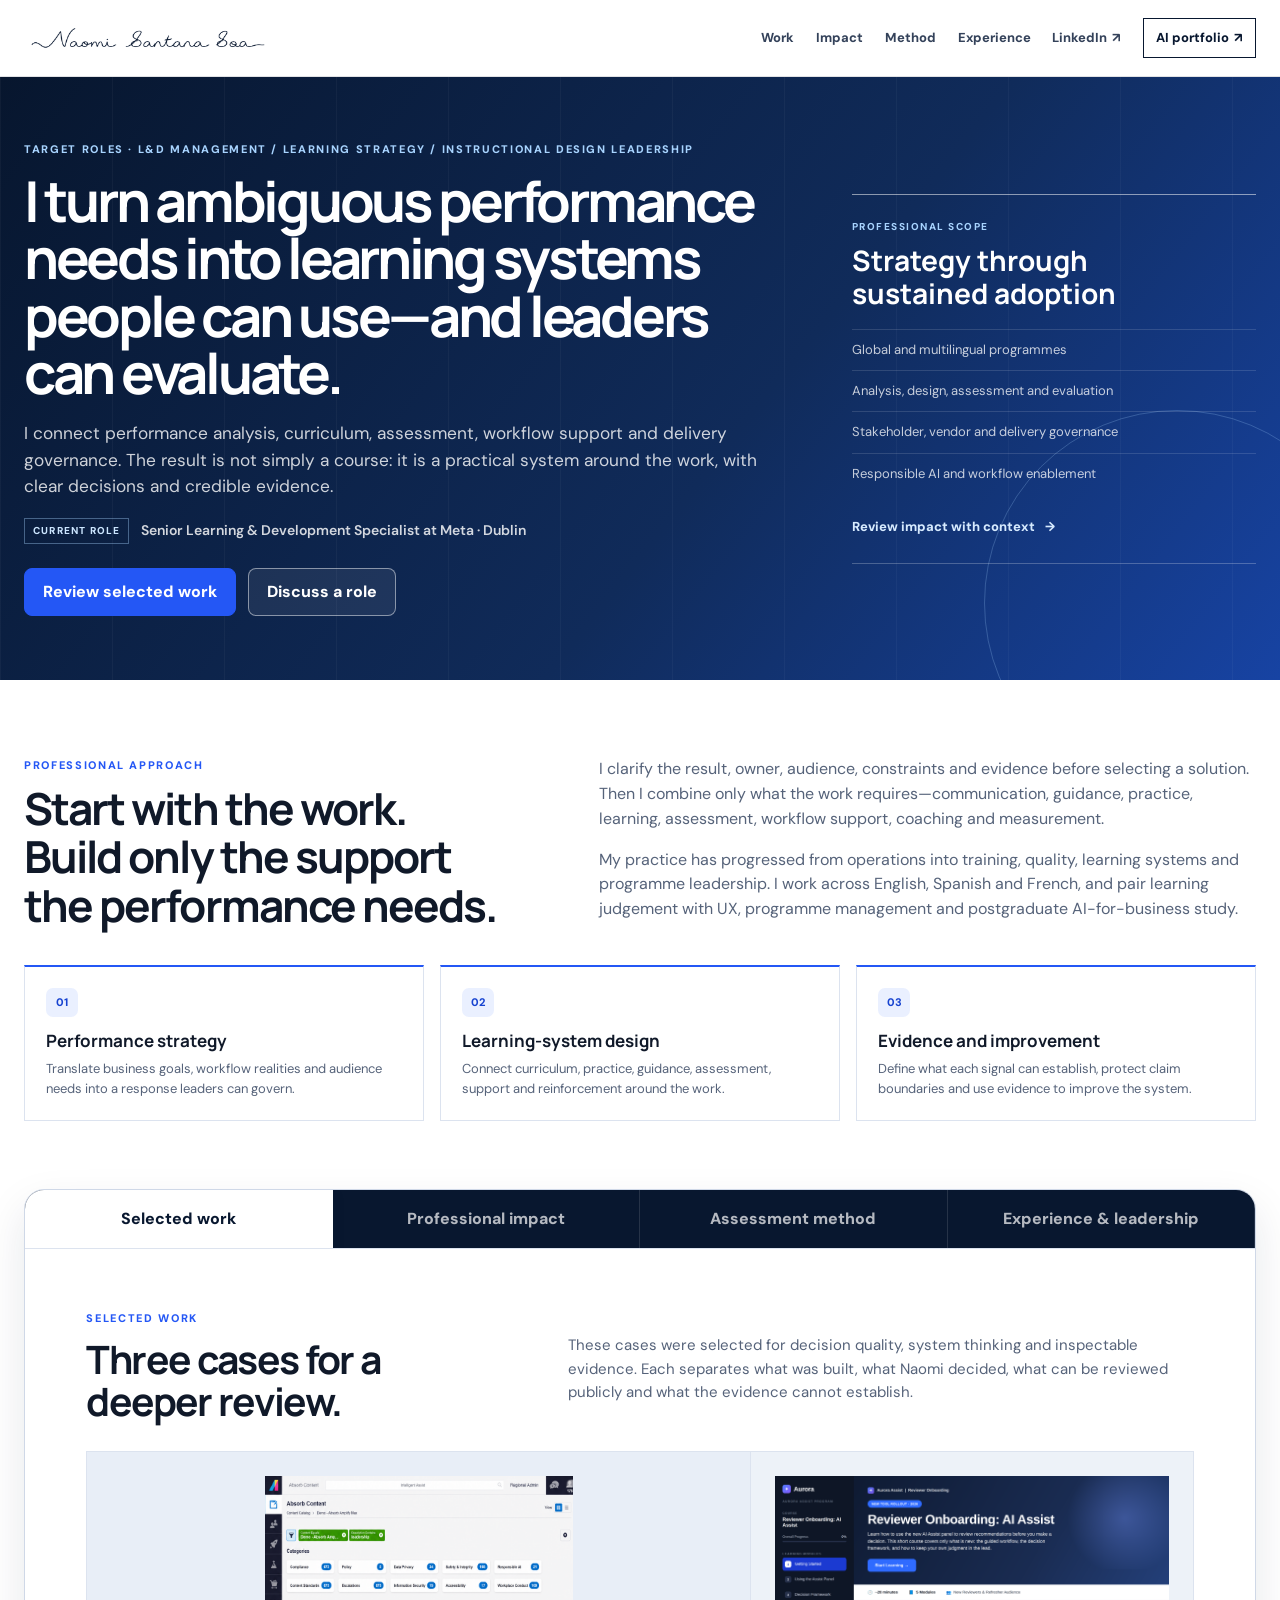
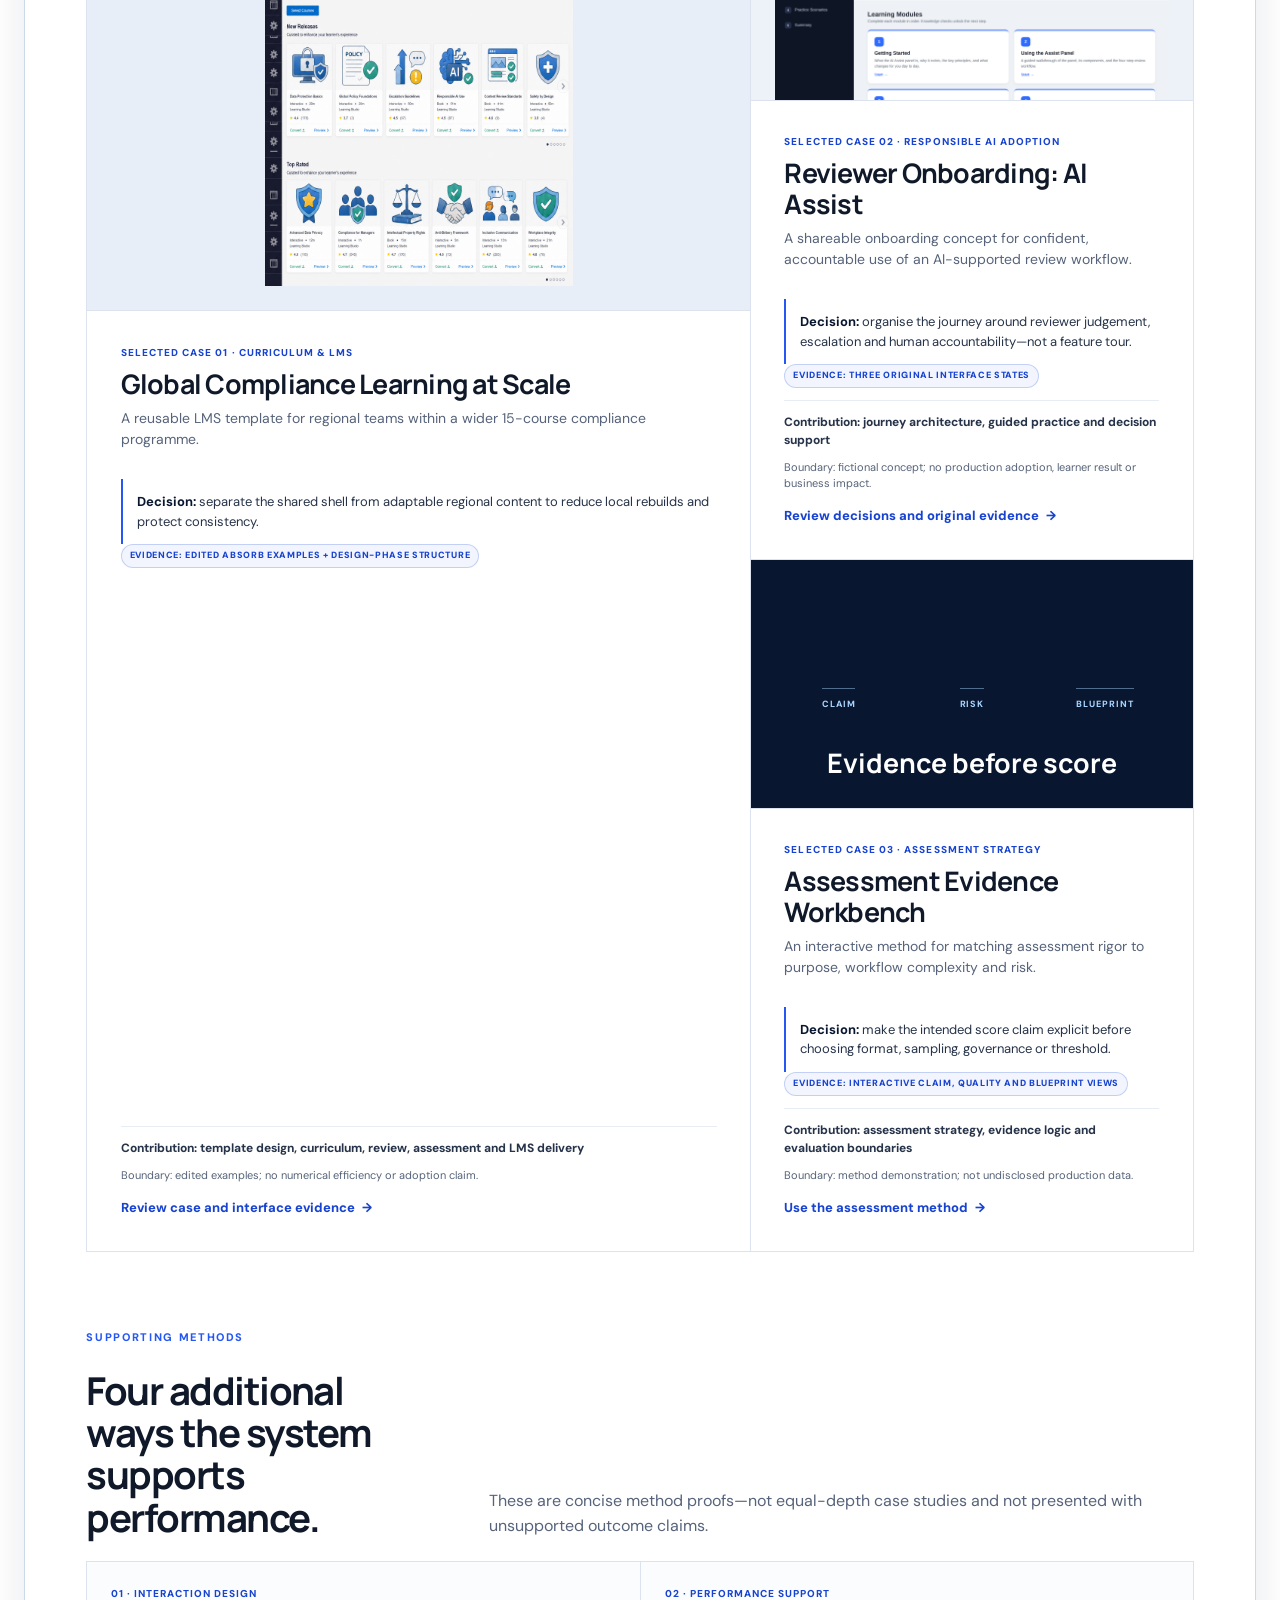
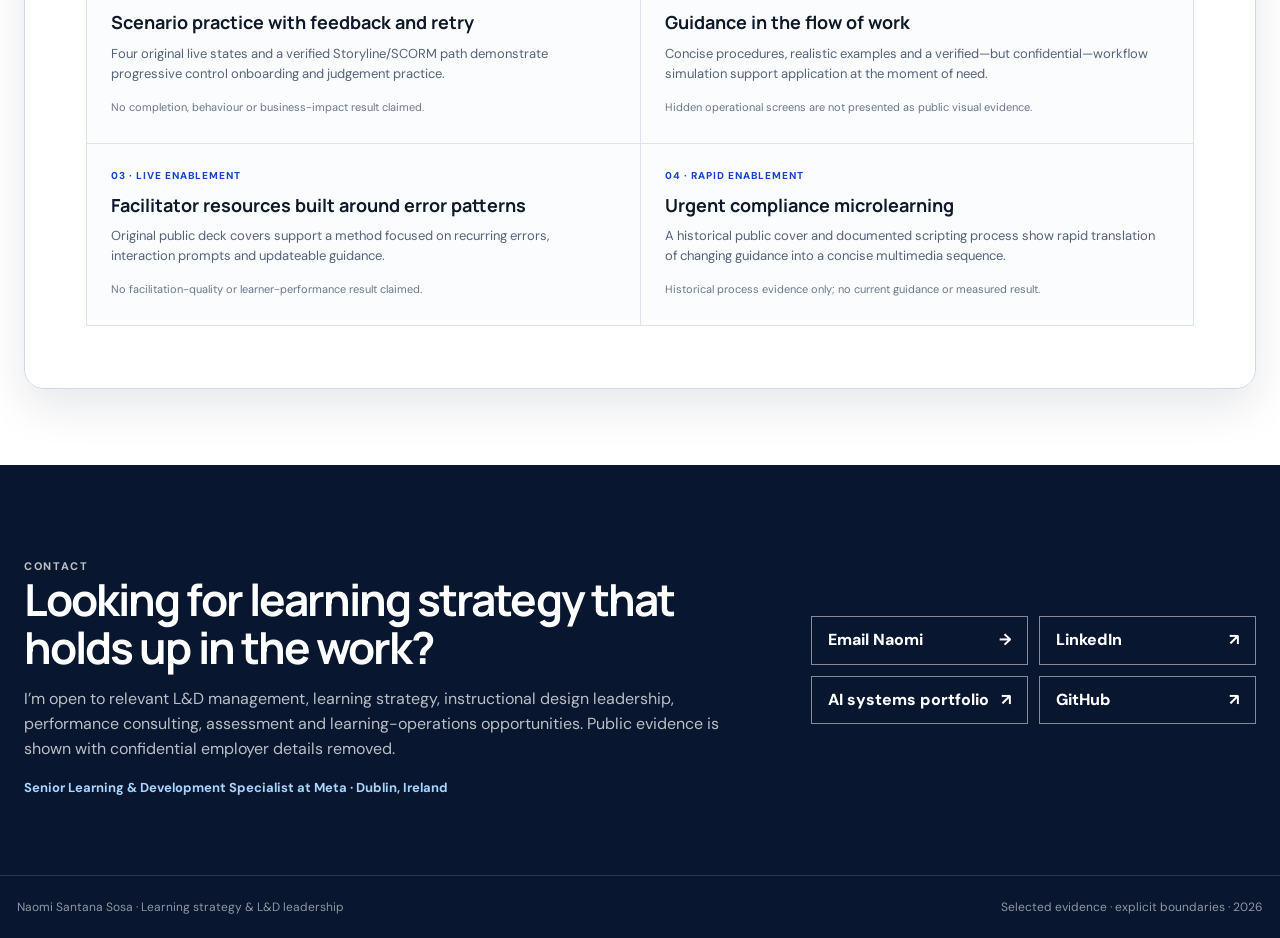
<file: index.html>
<!DOCTYPE html>
<html lang="en">
<head>
  <meta charset="utf-8">
  <meta name="viewport" content="width=device-width, initial-scale=1">
  <meta name="description" content="Learning strategy portfolio of Naomi Santana Sosa, Senior Learning & Development Specialist at Meta. Selected evidence in global compliance, responsible AI onboarding, assessment strategy, performance support, and learning operations.">
  <title>Naomi Santana Sosa | Learning Strategy &amp; L&amp;D Leadership</title>
  <link rel="icon" href="favicon.svg" type="image/svg+xml">
  <link rel="preconnect" href="https://fonts.googleapis.com">
  <link rel="preconnect" href="https://fonts.gstatic.com" crossorigin>
  <link href="https://fonts.googleapis.com/css2?family=DM+Sans:wght@400;500;600;700&amp;family=Manrope:wght@500;600;700;800&amp;display=swap" rel="stylesheet">
  <link rel="stylesheet" href="styles.css?v=20260725-selective-depth-v1">
</head>
<body>
  <a class="skip-link" href="#main">Skip to portfolio</a>

  <header class="site-header">
    <div class="header-inner shell">
      <a class="brand" href="#main" aria-label="Naomi Santana Sosa, home">
        <img class="brand-wordmark" src="assets/naomi-santana-sosa-wordmark.png" width="1600" height="198" alt="" decoding="async">
      </a>
      <button class="menu-toggle" type="button" aria-expanded="false" aria-controls="site-nav">Menu</button>
      <nav class="site-nav" id="site-nav" aria-label="Primary navigation">
        <a href="#projects">Work</a>
        <a href="#evidence">Impact</a>
        <a href="#assessment">Method</a>
        <a href="#leadership">Experience</a>
        <a class="nav-external" href="https://www.linkedin.com/in/naomi-santana-sosa-797504239/" target="_blank" rel="noopener noreferrer">LinkedIn <span aria-hidden="true">↗</span></a>
        <a class="nav-external nav-ai" href="https://naosantana228-web.github.io/ai-portfolio/" target="_blank" rel="noopener noreferrer">AI portfolio <span aria-hidden="true">↗</span></a>
      </nav>
    </div>
  </header>

  <main id="main">
    <section class="hero" aria-labelledby="hero-title">
      <div class="hero-inner shell">
        <div class="hero-message">
          <p class="eyebrow">Target roles · L&amp;D management / learning strategy / instructional design leadership</p>
          <h1 id="hero-title">I turn ambiguous performance needs into learning systems people can use—and leaders can evaluate.</h1>
          <p class="hero-copy">I connect performance analysis, curriculum, assessment, workflow support and delivery governance. The result is not simply a course: it is a practical system around the work, with clear decisions and credible evidence.</p>
          <p class="hero-current"><span>Current role</span> Senior Learning &amp; Development Specialist at Meta · Dublin</p>
          <div class="actions">
            <a class="button" href="#projects">Review selected work</a>
            <a class="button secondary" href="#contact">Discuss a role</a>
          </div>
        </div>
        <aside class="hero-brief" aria-label="Professional scope">
          <p>Professional scope</p>
          <strong>Strategy through sustained adoption</strong>
          <ul>
            <li>Global and multilingual programmes</li>
            <li>Analysis, design, assessment and evaluation</li>
            <li>Stakeholder, vendor and delivery governance</li>
            <li>Responsible AI and workflow enablement</li>
          </ul>
          <a href="#evidence">Review impact with context <span aria-hidden="true">→</span></a>
        </aside>
      </div>
    </section>

    <section class="about" id="about" aria-labelledby="about-title">
      <div class="shell">
        <div class="about-grid">
          <div>
              <p class="section-label">Professional approach</p>
              <h2 id="about-title">Start with the work. Build only the support the performance needs.</h2>
          </div>
          <div>
            <p>I clarify the result, owner, audience, constraints and evidence before selecting a solution. Then I combine only what the work requires—communication, guidance, practice, learning, assessment, workflow support, coaching and measurement.</p>
            <p>My practice has progressed from operations into training, quality, learning systems and programme leadership. I work across English, Spanish and French, and pair learning judgement with UX, programme management and postgraduate AI-for-business study.</p>
          </div>
        </div>

        <div class="expertise-grid" role="group" aria-label="Core areas of practice">
          <article class="expertise-card"><span>01</span><h3>Performance strategy</h3><p>Translate business goals, workflow realities and audience needs into a response leaders can govern.</p></article>
          <article class="expertise-card"><span>02</span><h3>Learning-system design</h3><p>Connect curriculum, practice, guidance, assessment, support and reinforcement around the work.</p></article>
          <article class="expertise-card"><span>03</span><h3>Evidence and improvement</h3><p>Define what each signal can establish, protect claim boundaries and use evidence to improve the system.</p></article>
        </div>

        <div class="portfolio-explorer" data-portfolio-explorer>
          <div class="portfolio-tabs" role="tablist" aria-label="Explore Naomi's portfolio" hidden>
            <button class="portfolio-tab" type="button" role="tab" id="portfolio-tab-projects" aria-controls="projects" aria-selected="true" data-portfolio-tab="projects">Selected work</button>
            <button class="portfolio-tab" type="button" role="tab" id="portfolio-tab-evidence" aria-controls="evidence" aria-selected="false" tabindex="-1" data-portfolio-tab="evidence">Professional impact</button>
            <button class="portfolio-tab" type="button" role="tab" id="portfolio-tab-assessment" aria-controls="assessment" aria-selected="false" tabindex="-1" data-portfolio-tab="assessment">Assessment method</button>
            <button class="portfolio-tab" type="button" role="tab" id="portfolio-tab-leadership" aria-controls="leadership" aria-selected="false" tabindex="-1" data-portfolio-tab="leadership">Experience &amp; leadership</button>
          </div>

          <div class="portfolio-panels">
            <section class="portfolio-panel projects-panel" id="projects" role="tabpanel" aria-labelledby="portfolio-tab-projects" data-portfolio-panel="projects">
              <span class="legacy-anchor" id="portfolio" aria-hidden="true"></span>
              <span class="legacy-anchor" id="additional-work" aria-hidden="true"></span>
              <div class="panel-head">
                <div><p class="section-label">Selected work</p><h2>Three cases for a deeper review.</h2></div>
                <p>These cases were selected for decision quality, system thinking and inspectable evidence. Each separates what was built, what Naomi decided, what can be reviewed publicly and what the evidence cannot establish.</p>
              </div>

              <div class="portfolio-grid flagship-projects">
                <article class="portfolio-card flagship-card">
                  <a class="project-link" href="projects/global-compliance-learning/" aria-label="View Global Compliance Learning at Scale, selected case one, with edited Absorb layout examples">
                    <span class="portfolio-art image-frame portrait-evidence"><img loading="lazy" decoding="async" src="assets/reconstructions/global-compliance/01-absorb-content-catalog.png" width="1632" height="2176" alt="Edited Absorb Content catalogue example preserving the supplied interface layout with fictional compliance course content"></span>
                    <span class="portfolio-body"><span class="portfolio-index">SELECTED CASE 01 · CURRICULUM &amp; LMS</span><strong class="project-title">Global Compliance Learning at Scale</strong><span class="project-summary">A reusable LMS template for regional teams within a wider 15-course compliance programme.</span><span class="case-decision"><b>Decision:</b> separate the shared shell from adaptable regional content to reduce local rebuilds and protect consistency.</span><span class="project-evidence-cue">Evidence: edited Absorb examples + design-phase structure</span><span class="role">Contribution: template design, curriculum, review, assessment and LMS delivery</span><span class="boundary-note">Boundary: edited examples; no numerical efficiency or adoption claim.</span><span class="view-project">Review case and interface evidence <span aria-hidden="true">→</span></span></span>
                  </a>
                </article>

                <article class="portfolio-card flagship-card">
                  <a class="project-link" href="projects/reviewer-onboarding-ai-assist/" aria-label="View Reviewer Onboarding AI Assist, selected case two">
                    <span class="portfolio-art image-frame"><img loading="lazy" decoding="async" src="assets/originals/github/demo_home.png" width="3200" height="2322" alt="Original GitHub portfolio course home screen for Reviewer Onboarding: AI Assist"></span>
                    <span class="portfolio-body"><span class="portfolio-index">SELECTED CASE 02 · RESPONSIBLE AI ADOPTION</span><strong class="project-title">Reviewer Onboarding: AI Assist</strong><span class="project-summary">A shareable onboarding concept for confident, accountable use of an AI-supported review workflow.</span><span class="case-decision"><b>Decision:</b> organise the journey around reviewer judgement, escalation and human accountability—not a feature tour.</span><span class="project-evidence-cue">Evidence: three original interface states</span><span class="role">Contribution: journey architecture, guided practice and decision support</span><span class="boundary-note">Boundary: fictional concept; no production adoption, learner result or business impact.</span><span class="view-project">Review decisions and original evidence <span aria-hidden="true">→</span></span></span>
                  </a>
                </article>

                <article class="portfolio-card flagship-card method-card">
                  <a class="project-link" href="#assessment" aria-label="Review Assessment Evidence Workbench, selected case three">
                    <span class="portfolio-art method-art" aria-hidden="true"><span>CLAIM</span><span>RISK</span><span>BLUEPRINT</span><strong>Evidence before score</strong></span>
                    <span class="portfolio-body"><span class="portfolio-index">SELECTED CASE 03 · ASSESSMENT STRATEGY</span><strong class="project-title">Assessment Evidence Workbench</strong><span class="project-summary">An interactive method for matching assessment rigor to purpose, workflow complexity and risk.</span><span class="case-decision"><b>Decision:</b> make the intended score claim explicit before choosing format, sampling, governance or threshold.</span><span class="project-evidence-cue">Evidence: interactive claim, quality and blueprint views</span><span class="role">Contribution: assessment strategy, evidence logic and evaluation boundaries</span><span class="boundary-note">Boundary: method demonstration; not undisclosed production data.</span><span class="view-project">Use the assessment method <span aria-hidden="true">→</span></span></span>
                  </a>
                </article>
              </div>

              <section class="supporting-methods" aria-labelledby="supporting-methods-title">
                <div class="supporting-methods-head"><p class="section-label">Supporting methods</p><h3 id="supporting-methods-title">Four additional ways the system supports performance.</h3><p>These are concise method proofs—not equal-depth case studies and not presented with unsupported outcome claims.</p></div>
                <div class="method-rows">
                  <a href="projects/scenario-based-policy-practice/"><span>01 · Interaction design</span><strong>Scenario practice with feedback and retry</strong><p>Four original live states and a verified Storyline/SCORM path demonstrate progressive control onboarding and judgement practice.</p><small>No completion, behaviour or business-impact result claimed.</small></a>
                  <a href="projects/workflow-performance-support/"><span>02 · Performance support</span><strong>Guidance in the flow of work</strong><p>Concise procedures, realistic examples and a verified—but confidential—workflow simulation support application at the moment of need.</p><small>Hidden operational screens are not presented as public visual evidence.</small></a>
                  <a href="projects/facilitator-resources/"><span>03 · Live enablement</span><strong>Facilitator resources built around error patterns</strong><p>Original public deck covers support a method focused on recurring errors, interaction prompts and updateable guidance.</p><small>No facilitation-quality or learner-performance result claimed.</small></a>
                  <article><span>04 · Rapid enablement</span><strong>Urgent compliance microlearning</strong><p>A historical public cover and documented scripting process show rapid translation of changing guidance into a concise multimedia sequence.</p><small>Historical process evidence only; no current guidance or measured result.</small></article>
                </div>
              </section>
            </section>

            <section class="portfolio-panel evidence-panel" id="evidence" role="tabpanel" aria-labelledby="portfolio-tab-evidence" data-portfolio-panel="evidence">
              <span class="legacy-anchor" id="cases" aria-hidden="true"></span>
              <div class="panel-head compact-panel-head">
                <div><p class="section-label">Professional impact</p><h2>Outcomes belong to their operating context.</h2></div>
                <p>These CV-documented indicators come from Naomi’s professional progression. They are separated from public demonstrations so a reviewer can see what changed, what the figure represents and what remains confidential.</p>
              </div>

              <div class="impact-context" role="group" aria-label="Professional scope supporting the outcome indicators">
                <div><span>Current scope</span><strong>Senior Learning &amp; Development Specialist · Meta</strong><p>Reusable frameworks, programme delivery, adoption, documentation and vendor capacity within Scaled Operations.</p></div>
                <div><span>Progression</span><strong>Training, quality and operations · TikTok</strong><p>Multi-market delivery, onboarding, quality systems, learning operations and feedback loops from 2021 to 2025.</p></div>
              </div>

              <div class="evidence-stories" role="group" aria-label="Selected professional outcome indicators with context">
                <article class="evidence-story">
                  <div class="evidence-result">
                    <span>OUTCOME 01 · META SCOPE</span>
                    <strong>Up to 80%</strong>
                    <h3>Efficiency improvement</h3>
                    <p>A CV-documented before/after operating result associated with reusable playbooks, templates and AI-enabled workflow frameworks.</p>
                  </div>
                  <div class="evidence-explanation">
                    <div><span>What changed</span><p>Reusable operating assets reduced repeated manual effort while keeping adoption, documentation and human review inside the programme.</p></div>
                    <div><span>How to read the figure</span><p>The specific programme, baseline, workload and measurement window are confidential. The result is not attributed to training alone or to any public portfolio case.</p></div>
                  </div>
                </article>

                <article class="evidence-story">
                  <div class="evidence-result">
                    <span>OUTCOME 02 · TIKTOK PROGRESSION</span>
                    <strong>Approximately 20%</strong>
                    <h3>Training-efficiency improvement</h3>
                    <p>A CV-documented result associated with a new-joiner guide during Naomi’s training and quality progression.</p>
                  </div>
                  <div class="evidence-explanation">
                    <div><span>What changed</span><p>The guide made the new-joiner journey easier to navigate and apply within the documented programme.</p></div>
                    <div><span>How to read the figure</span><p>The figure remains approximate and specific to that redesign. It is not a universal onboarding benchmark or a result of the fictional AI Assist concept.</p></div>
                  </div>
                </article>

                <article class="evidence-story">
                  <div class="evidence-result">
                    <span>OUTCOME 03 · TIKTOK PROGRESSION</span>
                    <strong>750+</strong>
                    <h3>Employee survey responses</h3>
                    <p>CV-documented response volume supporting feedback and improvement loops across the professional scope.</p>
                  </div>
                  <div class="evidence-explanation">
                    <div><span>What it demonstrates</span><p>Operational reach and the ability to organise a feedback mechanism at meaningful participation volume.</p></div>
                    <div><span>How to read the figure</span><p>This is participation volume—not a satisfaction, learning-effectiveness or business-impact score.</p></div>
                  </div>
                </article>

                <article class="evidence-story">
                  <div class="evidence-result">
                    <span>DELIVERY SCOPE · COMPLIANCE</span>
                    <strong>15 courses</strong>
                    <h3>Self-paced programme scope</h3>
                    <p>A documented compliance-learning programme supported through curriculum, development, review, assessment, feedback and LMS delivery.</p>
                  </div>
                  <div class="evidence-explanation">
                    <div><span>What it demonstrates</span><p>Programme breadth and operating responsibility beyond a single isolated learning asset.</p></div>
                    <div><span>How to read the figure</span><p>Course count is a scope indicator. It does not independently establish learner performance, adoption or business impact.</p></div>
                  </div>
                </article>
              </div>

              <p class="impact-source-note"><strong>Evidence discipline:</strong> public work samples demonstrate decisions and craft; professional indicators demonstrate operating results. They are intentionally not blended.</p>
            </section>

            <section class="portfolio-panel assessment-panel" id="assessment" role="tabpanel" aria-labelledby="portfolio-tab-assessment" data-portfolio-panel="assessment">
              <div class="panel-head compact-panel-head">
                <div><p class="section-label">Effectiveness &amp; impact</p><h2 id="assessment-lab-title">A score is only useful when its claim is clear.</h2></div>
                <p>Assessment asks: <em>What does the learner know or demonstrate?</em> Evaluation asks: <em>Did the learning solution achieve its intended result?</em> A test score is one signal, not the whole evaluation. The strength of the claim determines the evidence required.</p>
              </div>
              <section aria-labelledby="assessment-lab-title" class="assessment-lab">
              <section aria-labelledby="workbench-title" class="workbench">
              <div class="workbench__head">
              <div>
              <h2 id="workbench-title">Assessment evidence workbench.</h2>
              </div>
              </div>
              <div class="workbench__frame">
              <nav aria-label="Assessment workbench views" class="workbench-nav" role="tablist">
              <button aria-controls="lab-panel-claim" aria-selected="true" class="workbench-nav__button" data-lab-tab="claim" id="lab-tab-claim" role="tab" type="button">
              <span aria-hidden="true" class="workbench-nav__mark">
              <svg viewbox="0 0 24 24"><path d="M4 7h10M4 12h16M4 17h7M17 4v6M14 7h6"></path></svg>
              </span>
              <span><strong>Frame the claim</strong><small>Purpose · risk · complexity</small></span>
              </button>
              <button aria-controls="lab-panel-quality" aria-selected="false" class="workbench-nav__button" data-lab-tab="quality" id="lab-tab-quality" role="tab" tabindex="-1" type="button">
              <span aria-hidden="true" class="workbench-nav__mark">
              <svg viewbox="0 0 24 24"><path d="M12 3l7 4v5c0 4.7-2.9 7.3-7 9-4.1-1.7-7-4.3-7-9V7zM9 12l2 2 4-5"></path></svg>
              </span>
              <span><strong>Test score quality</strong><small>Five psychometric values</small></span>
              </button>
              <button aria-controls="lab-panel-blueprint" aria-selected="false" class="workbench-nav__button" data-lab-tab="blueprint" id="lab-tab-blueprint" role="tab" tabindex="-1" type="button">
              <span aria-hidden="true" class="workbench-nav__mark">
              <svg viewbox="0 0 24 24"><path d="M4 6h5v5H4zM15 4h5v5h-5zM15 15h5v5h-5zM9 8h4a4 4 0 014 4v3M6.5 11v6h8"></path></svg>
              </span>
              <span><strong>Trace the blueprint</strong><small>PNA/RWA → blueprint → evidence</small></span>
              </button>
              </nav>
              <div class="workbench-canvas">
              <section aria-labelledby="lab-tab-claim" class="lab-panel lab-panel--claim" data-lab-panel="claim" id="lab-panel-claim" role="tabpanel">
              <div class="claim-builder">
              <form aria-label="Assessment design inputs" class="claim-controls">
              <div class="claim-controls__intro">
              <p class="canvas-label">Design inputs</p>
              <h3>Set the claim context.</h3>
              </div>
              <fieldset class="segmented-control">
              <legend>Purpose</legend>
              <div>
              <label><input checked name="purpose" type="radio" value="formative"><span><strong>Formative</strong><small>Support learning</small></span></label>
              <label><input name="purpose" type="radio" value="summative"><span><strong>Summative</strong><small>Verify capability</small></span></label>
              </div>
              </fieldset>
              <fieldset class="segmented-control">
              <legend>Risk if wrong</legend>
              <div>
              <label><input checked name="criticality" type="radio" value="low"><span>Low</span></label>
              <label><input name="criticality" type="radio" value="high"><span>High</span></label>
              </div>
              </fieldset>
              <fieldset class="segmented-control">
              <legend>Workflow complexity</legend>
              <div>
              <label><input checked name="complexity" type="radio" value="low"><span>Low</span></label>
              <label><input name="complexity" type="radio" value="high"><span>High</span></label>
              </div>
              </fieldset>
              <button class="visually-hidden" type="submit">Apply assessment inputs</button>
              </form>
              <article aria-atomic="true" aria-live="polite" class="claim-output">
              <div class="claim-output__topline">
              <span class="canvas-label">Design signal</span>
              <span class="rigor-badge" id="rigor-badge">Flexible practice</span>
              </div>
              <div class="claim-output__modality">
              <span>Recommended format</span>
              <h3 id="claim-modality">Knowledge or skill check with feedback</h3>
              <p id="claim-rationale">Use clear prompts and feedback to support learning at the required cognitive level.</p>
              </div>
              <dl class="claim-output__limits">
              <div>
              <dt>What the result can support</dt>
              <dd id="claim-supports">The learner has engaged with training and is working toward mastery; the result can guide feedback and further practice.</dd>
              </div>
              <div>
              <dt>What it does not establish</dt>
              <dd id="claim-boundary">It does not verify readiness for production, sustained job performance, or business impact.</dd>
              </div>
              </dl>
              <div class="claim-output__guardrail">
              <span aria-hidden="true">!</span>
              <p id="claim-guardrail">Keep the content aligned to the work, but use the result as an instructional signal, not a gateway decision.</p>
              </div>
              <div class="claim-output__governance">
              <span class="canvas-label">Required evidence</span>
              <ul id="claim-governance">
              <li>Clear learning objective</li>
              <li>Representative content</li>
              <li>Diagnostic feedback</li>
              <li>Instructional alignment</li>
              </ul>
              </div>
              </article>
              </div>
              <details class="format-disclosure">
              <summary>Compare format families</summary>
              <div aria-label="Assessment formats in the source playbook" class="format-strip" role="group">
              <div><strong>Selected response</strong><small>Knowledge and skill checks</small></div>
              <div><strong>Text simulation</strong><small>Scenario decisions in stable item form</small></div>
              <div><strong>Performance assessment</strong><small>Practice or assessment in simulated work</small></div>
              </div>
              </details>
              </section>
              <section aria-labelledby="lab-tab-quality" class="lab-panel lab-panel--quality" data-lab-panel="quality" hidden id="lab-panel-quality" role="tabpanel">
              <div class="quality-head">
              <div>
              <p class="canvas-label">Evidence standard</p>
              <h3>Test the score claim against five psychometric values.</h3>
              </div>
              <p>Select a value to examine its question, risk, and design response.</p>
              </div>
              <div class="quality-layout">
              <div aria-label="Five psychometric values surrounding defensible score interpretation" class="quality-map" role="group">
              <div aria-hidden="true" class="quality-map__lines">
              <svg preserveaspectratio="none" viewbox="0 0 420 390">
              <path d="M210 195L210 38M210 195L375 130M210 195L320 342M210 195L100 342M210 195L45 130"></path>
              </svg>
              </div>
              <div class="quality-map__centre"><span>Defensible</span><strong>score claim</strong></div>
              <button aria-pressed="true" class="quality-node quality-node--validity" data-quality="validity" type="button">Validity<small>right thing</small></button>
              <button aria-pressed="false" class="quality-node quality-node--reliability" data-quality="reliability" type="button">Reliability<small>consistently</small></button>
              <button aria-pressed="false" class="quality-node quality-node--generalizability" data-quality="generalizability" type="button">Generalizability<small>to the job</small></button>
              <button aria-pressed="false" class="quality-node quality-node--comparability" data-quality="comparability" type="button">Comparability<small>across forms</small></button>
              <button aria-pressed="false" class="quality-node quality-node--fairness" data-quality="fairness" type="button">Fairness<small>equal opportunity</small></button>
              </div>
              <article aria-atomic="true" aria-live="polite" class="quality-inspector">
              <p class="canvas-label">Selected quality lens</p>
              <h3 id="quality-title">Validity</h3>
              <p class="quality-inspector__lead" id="quality-definition">Supports accurate score interpretation by measuring the right content at the right cognitive level.</p>
              <dl>
              <div><dt>Question to ask</dt><dd id="quality-question">Does this assessment measure the work the score claim refers to?</dd></div>
              <div><dt>If it breaks</dt><dd id="quality-risk">A precise score can still support the wrong conclusion.</dd></div>
              <div><dt>Design response</dt><dd id="quality-response">Align workflow tasks, performance objectives, assessment objectives, cognition, and content sampling before writing items.</dd></div>
              </dl>
              <p class="quality-inspector__note" id="quality-note"><strong>North star:</strong> the other values provide evidence that the intended score interpretation is trustworthy.</p>
              </article>
              </div>
              </section>
              <section aria-labelledby="lab-tab-blueprint" class="lab-panel lab-panel--blueprint" data-lab-panel="blueprint" hidden id="lab-panel-blueprint" role="tabpanel">
              <div class="blueprint-head">
              <div>
              <p class="canvas-label">Blueprint trace</p>
              <h3>Follow one decision from analysis to the score.</h3>
              </div>
              <p>PNA/RWA produces task and objective inputs; the blueprint defines cognitive demand, sampling, and evidence.</p>
              </div>
              <section aria-labelledby="analysis-origin-title" class="analysis-origin">
              <div class="analysis-origin__heading">
              <p class="canvas-label">Upstream analysis</p>
              <h3 id="analysis-origin-title">PNA/RWA comes before the blueprint.</h3>
              </div>
              <ol class="analysis-origin__flow">
              <li>
              <span>01 · PNA</span>
              <strong>Frame the performance need</strong>
              <p>Clarify purpose, audience, and intended score use.</p>
              </li>
              <li>
              <span>02 · RWA</span>
              <strong>Map the work</strong>
              <p>Define workflows, tasks, knowledge, and performance expectations.</p>
              </li>
              <li class="analysis-origin__output">
              <span>Blueprint input</span>
              <strong>Carry the work forward</strong>
              <p>Transfer tasks and performance objectives into the blueprint.</p>
              </li>
              </ol>
              </section>
              <div aria-label="Blueprint stages derived from PNA and Rapid Workflow Analysis" class="blueprint-trace" role="group">
              <button aria-pressed="true" data-blueprint="task" type="button"><span aria-hidden="true">Work</span><strong>Task</strong><small>What must be done?</small></button>
              <button aria-pressed="false" data-blueprint="objective" tabindex="-1" type="button"><span aria-hidden="true">Define</span><strong>Assessment objective</strong><small>What must be shown?</small></button>
              <button aria-pressed="false" data-blueprint="cognition" tabindex="-1" type="button"><span aria-hidden="true">Demand</span><strong>Cognitive level</strong><small>Remember, apply, analyse?</small></button>
              <button aria-pressed="false" data-blueprint="sampling" tabindex="-1" type="button"><span aria-hidden="true">Cover</span><strong>Sampling plan</strong><small>What gets weight?</small></button>
              <button aria-pressed="false" data-blueprint="evidence" tabindex="-1" type="button"><span aria-hidden="true">Observe</span><strong>Evidence format</strong><small>How is skill elicited?</small></button>
              </div>
              <article aria-atomic="true" aria-live="polite" class="blueprint-inspector">
              <div aria-hidden="true" class="blueprint-inspector__index" id="blueprint-index">WORK</div>
              <div class="blueprint-inspector__content">
              <p class="canvas-label" id="blueprint-label">Start with the performance</p>
              <h3 id="blueprint-title">Determine whether example content violates a policy.</h3>
              <p id="blueprint-description">Rapid Workflow Analysis defines the critical task and knowledge needed to meet the performance expectation. These outputs become the blueprint’s starting inputs.</p>
              </div>
              <div class="blueprint-inspector__control">
              <span>Risk controlled</span>
              <p id="blueprint-risk">Testing convenient course content instead of the work that the score is meant to represent.</p>
              </div>
              </article>
              <div class="score-claim">
              <span>Resulting interpretation</span>
              <p>A passing result can support minimum policy skill under assessed conditions. It does not prove sustained job performance or business impact.</p>
              </div>
              </section>
              </div>
              </div>
              </section>
              <section aria-labelledby="evidence-model-title" class="evidence-boundary">
              <h3 class="visually-hidden" id="evidence-model-title">Evidence boundary and aligned evaluation model</h3>
              <div aria-label="Three evidence families contribute to an evaluation of impact" class="evidence-constellation" role="group">
              <article class="signal-card signal-card--learning">
              <span class="signal-card__tag">Assessment lives here</span>
              <div aria-hidden="true" class="signal-card__icon">
              <svg viewbox="0 0 24 24"><path d="M5 4h14v16H5zM8 8h8M8 12h5M8 16h7"></path></svg>
              </div>
              <h3>Learning performance</h3>
              <p>Did learners gain or demonstrate the required knowledge and skill?</p>
              </article>
              <article class="signal-card">
              <div aria-hidden="true" class="signal-card__icon">
              <svg viewbox="0 0 24 24"><path d="M4 18h4v-7H4zM10 18h4V6h-4zM16 18h4V9h-4z"></path></svg>
              </div>
              <h3>Performance support</h3>
              <p>Can learners apply it with the right support in the flow of work?</p>
              </article>
              <article class="signal-card">
              <div aria-hidden="true" class="signal-card__icon">
              <svg viewbox="0 0 24 24"><path d="M4 19V5M4 19h16M7 15l4-4 3 2 5-6"></path></svg>
              </div>
              <h3>Business performance</h3>
              <p>Did relevant operational outcomes such as time, volume, reach, or cost change?</p>
              </article>
              <div class="impact-node">
              <span>Evaluation</span>
              <strong>Aligned evidence</strong>
              <small>not one metric</small>
              </div>
              </div>
              </section>
              <footer class="method-boundary">
              <div>
              <p class="workbench-kicker">What this demonstrates</p>
              <h2>This demonstrates method, not undisclosed outcomes.</h2>
              </div>
              <p>It evidences assessment strategy and design judgement; production records, learner data, and operational outcomes remain outside the portfolio.</p>
              </footer>
              </section>
            </section>
        <section class="portfolio-panel leadership-panel" id="leadership" role="tabpanel" aria-labelledby="portfolio-tab-leadership" data-portfolio-panel="leadership">
              <span class="legacy-anchor" id="process" aria-hidden="true"></span>
              <div class="panel-head compact-panel-head">
                <div><p class="section-label">Experience &amp; leadership</p><h2 id="experience-ledger-title">Programme judgement built from the work outward.</h2></div>
                <p>The progression matters: operational context first, then training and quality systems, then end-to-end learning and automation programmes. That path keeps strategy grounded in how work is actually performed.</p>
              </div>

              <ol class="experience-ledger">
                <li><time>2025 — present</time><div><p>Current role</p><h3>Senior Learning &amp; Development Specialist · Meta</h3><span>End-to-end programmes, reusable AI-enabled frameworks, multi-workstream delivery, vendor capacity, technical documentation, change and adoption within Scaled Operations.</span></div></li>
                <li><time>2021 — 2025</time><div><p>Progression</p><h3>Training &amp; Quality Specialist · Training Expert · Senior Content Moderator · TikTok</h3><span>Learning operations, quality frameworks, onboarding, feedback systems and multi-market delivery—building leadership context from frontline work through enablement.</span></div></li>
                <li><time>2020 — 2021</time><div><p>Operational foundation</p><h3>Process Executive · Concentrix</h3><span>Process execution and service context that informed later performance diagnosis, workflow support and practical learning design.</span></div></li>
              </ol>

              <section class="operating-model" aria-labelledby="operating-model-title">
                <div class="support-model-head">
                  <p class="section-label">Delivery operating model</p>
                  <h3 id="operating-model-title">Make the work, ownership, risk and evidence visible.</h3>
                  <p>Then orchestrate the lightest effective response and govern it through delivery.</p>
                </div>
                <ol class="leadership-flow">
                  <li><span>01 · Frame</span><p>Align the result, owner, audience, constraints and decision rights.</p></li>
                  <li><span>02 · Diagnose</span><p>Map the work, conditions, barriers, risk and evidence gaps before selecting a solution.</p></li>
                  <li><span>03 · Design the ecosystem</span><p>Connect communication, guidance, practice, learning, assessment, support and coaching.</p></li>
                  <li><span>04 · Govern delivery</span><p>Set ownership, review gates, dependencies, partner capacity, quality and accessibility expectations.</p></li>
                  <li><span>05 · Evaluate and adapt</span><p>Read learning, in-work and operational signals at the strength each claim requires.</p></li>
                </ol>
              </section>

              <section class="decision-rules" aria-labelledby="decision-rules-title">
                <div class="subsection-head"><p class="section-label">Decision rules</p><h3 id="decision-rules-title">Three principles that protect delivery quality.</h3></div>
                <div class="decision-rule-grid">
                  <article><span>01</span><h4>Diagnose before design</h4><p>If the barrier is workflow, tools, ownership, feedback or capacity, change that system. Use learning for capability, practice, judgement and reinforcement.</p></article>
                  <article><span>02</span><h4>Reduce scope before standards</h4><p>On a fixed deadline, protect the required outcome, critical practice, accuracy, accessibility and launch risk; move lower-value polish into measured iteration.</p></article>
                  <article><span>03</span><h4>Match evidence to the claim</h4><p>A test score, survey count, course completion and business measure answer different questions. Do not let one signal make a stronger claim than it can support.</p></article>
                </div>
              </section>

              <section class="credentials" aria-labelledby="credentials-title">
                <div><p class="section-label">Credentials &amp; context</p><h3 id="credentials-title">The professional foundation behind the portfolio.</h3><p>Formal study, multilingual practice and adjacent technical capability support the learning work without replacing evidence of decisions and delivery.</p></div>
                <dl class="credential-grid">
                  <div><dt>Education</dt><dd>MSc Artificial Intelligence for Business · NCI · expected January 2027<br>BA (Hons) Foreign Languages, Literatures &amp; Linguistics</dd></div>
                  <div><dt>Certificates</dt><dd>Google UX Design Certificate<br>Google Program Management Certification · 2025</dd></div>
                  <div><dt>Languages</dt><dd>Spanish · native<br>English · fluent<br>French · fluent</dd></div>
                  <div><dt>Location</dt><dd>Dublin, Ireland<br>Open to relevant opportunities</dd></div>
                </dl>
              </section>

              <aside class="ai-route" aria-label="Separate AI systems portfolio">
                <div><p>Reviewing Naomi for automation or AI enablement?</p><h3>The systems evidence lives in a separate portfolio.</h3><span>Workflow orchestration, ML decision support, agent reliability and a deployed TypeScript product.</span></div>
                <a href="https://naosantana228-web.github.io/ai-portfolio/" target="_blank" rel="noopener noreferrer">Open AI systems portfolio <span aria-hidden="true">↗</span></a>
              </aside>
            </section>
          </div>
        </div>
      </div>
    </section>

    <section class="contact" id="contact" aria-labelledby="contact-title">
      <div class="contact-grid shell">
        <div><p class="section-label">Contact</p><h2 id="contact-title">Looking for learning strategy that holds up in the work?</h2><p>I’m open to relevant L&amp;D management, learning strategy, instructional design leadership, performance consulting, assessment and learning-operations opportunities. Public evidence is shown with confidential employer details removed.</p><p class="contact-current">Senior Learning &amp; Development Specialist at Meta · Dublin, Ireland</p></div>
        <div class="contact-links">
          <a href="mailto:nao.santana228@gmail.com" aria-label="Email Naomi at nao.santana228@gmail.com">Email Naomi <span aria-hidden="true">→</span></a>
          <a href="https://www.linkedin.com/in/naomi-santana-sosa-797504239/" target="_blank" rel="noopener noreferrer" aria-label="View Naomi Santana Sosa’s LinkedIn profile">LinkedIn <span aria-hidden="true">↗</span></a>
          <a href="https://naosantana228-web.github.io/ai-portfolio/" target="_blank" rel="noopener noreferrer" aria-label="Review Naomi Santana Sosa’s separate AI systems portfolio">AI systems portfolio <span aria-hidden="true">↗</span></a>
          <a href="https://github.com/naosantana228-web" target="_blank" rel="noopener noreferrer" aria-label="View Naomi Santana Sosa on GitHub">GitHub <span aria-hidden="true">↗</span></a>
        </div>
      </div>
    </section>
  </main>

  <footer class="site-footer shell"><span>Naomi Santana Sosa · Learning strategy &amp; L&amp;D leadership</span><span>Selected evidence · explicit boundaries · 2026</span></footer>
  <script src="script.js?v=20260725-selective-depth-v1"></script>
</body>
</html>
</file>
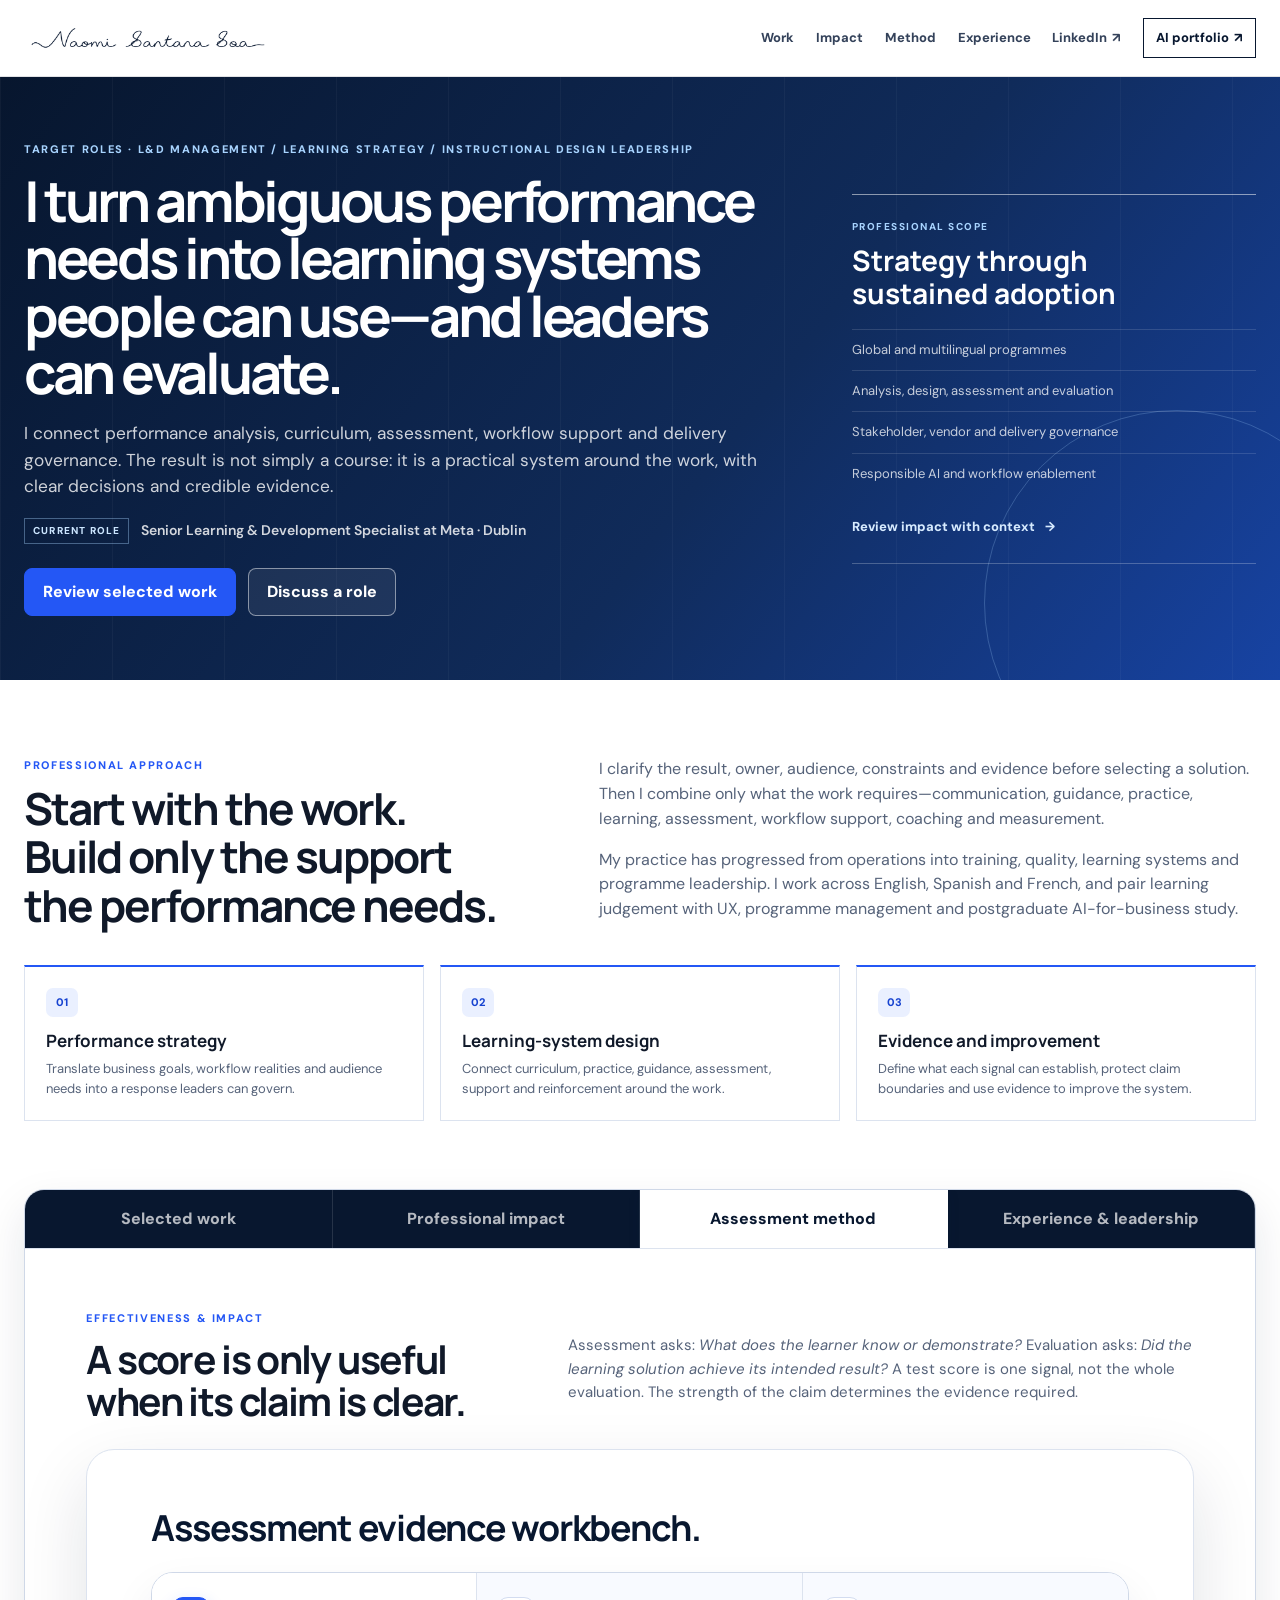
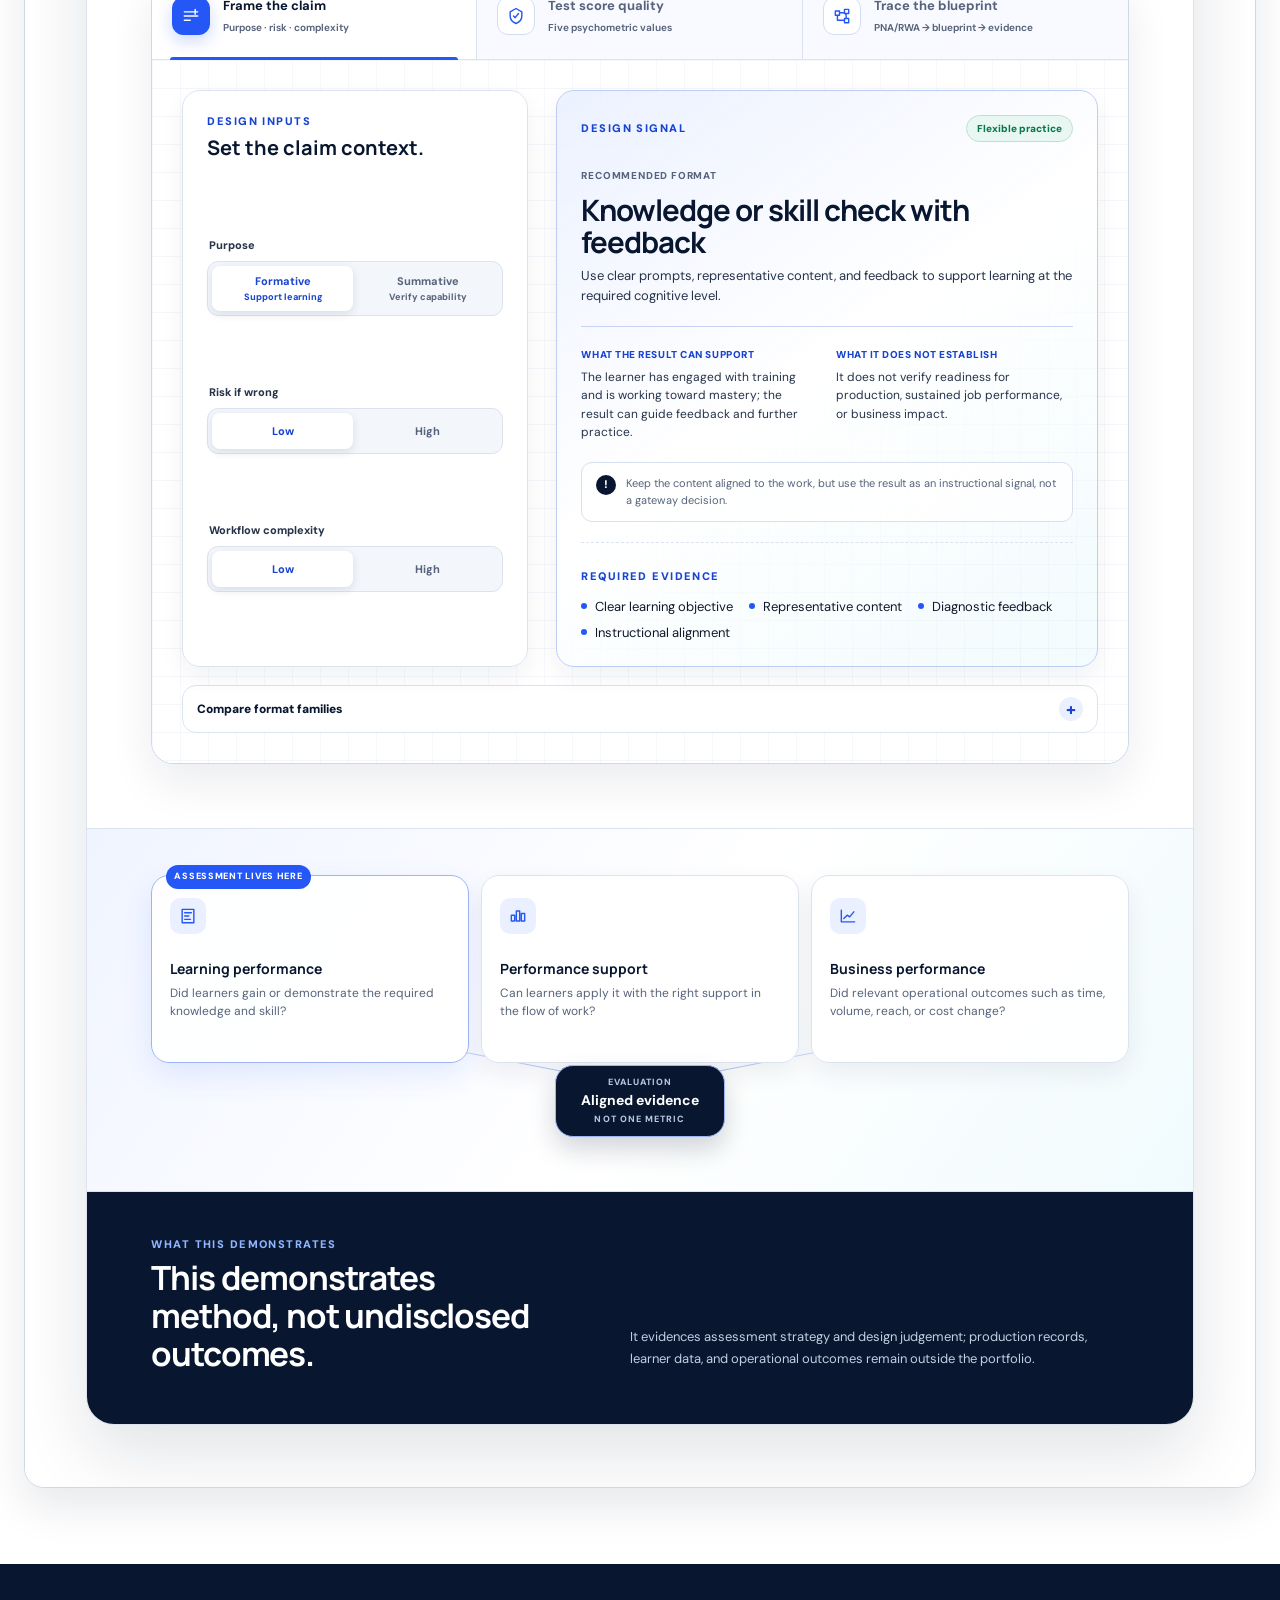
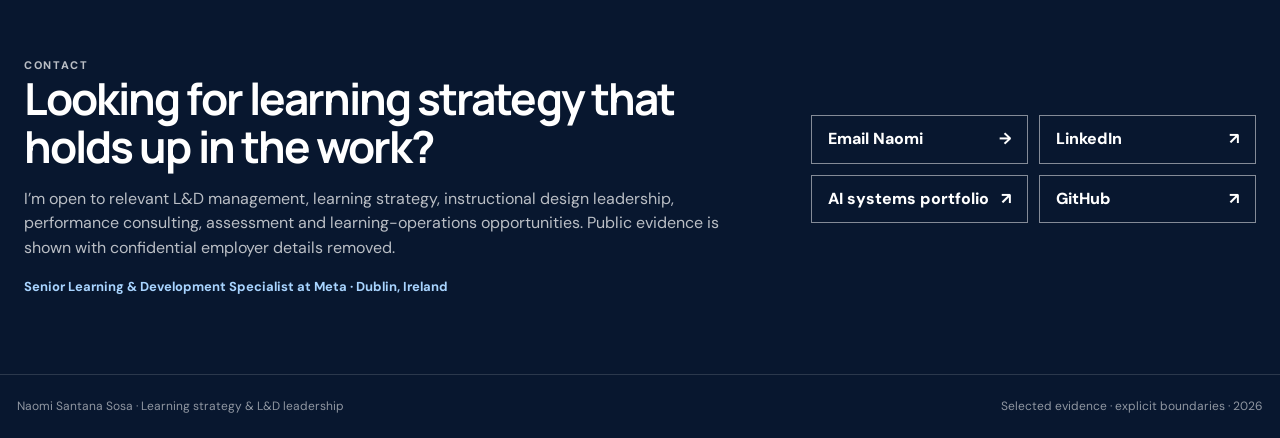
<file: projects/assessment-and-evaluation/index.html>
<!DOCTYPE html>
<html lang="en">
<head>
  <meta charset="utf-8">
  <meta name="viewport" content="width=device-width, initial-scale=1">
  <meta name="description" content="Assessment and Evaluation now appears inside the Assessment and impact section of Naomi Santana Sosa’s portfolio.">
  <title>Assessment and Evaluation | Naomi Santana Sosa</title>
  <link rel="canonical" href="../../index.html#assessment">
  <link rel="icon" href="../../favicon.svg" type="image/svg+xml">
  <link rel="stylesheet" href="../../styles.css">
  <link rel="stylesheet" href="../../project.css">
</head>
<body class="project-page">
  <a class="skip-link" href="#project-main">Skip to assessment</a>
  <header class="site-header">
    <div class="header-inner shell">
      <a class="brand" href="../../index.html" aria-label="Naomi Santana Sosa, home">
        <img class="brand-wordmark" src="../../assets/naomi-santana-sosa-wordmark.png" width="1600" height="198" alt="" decoding="async">
      </a>
      <button class="menu-toggle" type="button" aria-expanded="false" aria-controls="site-nav">Menu</button>
      <nav class="site-nav" id="site-nav" aria-label="Primary navigation">
        <a href="../../index.html#projects">Work</a>
        <a href="../../index.html#evidence">Impact</a>
        <a href="../../index.html#assessment">Method</a>
        <a href="../../index.html#leadership">Experience</a>
        <a class="nav-external" href="https://www.linkedin.com/in/naomi-santana-sosa-797504239/" target="_blank" rel="noopener noreferrer">LinkedIn <span aria-hidden="true">↗</span></a>
        <a class="nav-external nav-ai" href="https://naosantana228-web.github.io/ai-portfolio/" target="_blank" rel="noopener noreferrer">AI portfolio <span aria-hidden="true">↗</span></a>
      </nav>
    </div>
  </header>
  <main class="project-main" id="project-main">
    <section class="project-hero">
      <div class="shell">
        <p class="section-label">Assessment and impact</p>
        <div class="project-heading">
          <div><h1>This case study now lives inside Assessment and impact.</h1><p class="project-lede">The complete assessment method is integrated with the portfolio’s impact framework so reviewers can evaluate the approach in one place.</p><a class="button" href="../../index.html#assessment">Open Assessment and impact</a></div>
        </div>
      </div>
    </section>
  </main>
  <footer class="project-footer"><div class="project-footer-inner shell"><span>Naomi Santana Sosa · Learning strategy &amp; L&amp;D leadership</span><span>Selected evidence · explicit boundaries · 2026</span></div></footer>
  <script>window.location.replace('../../index.html#assessment');</script>
</body>
</html>
</file>
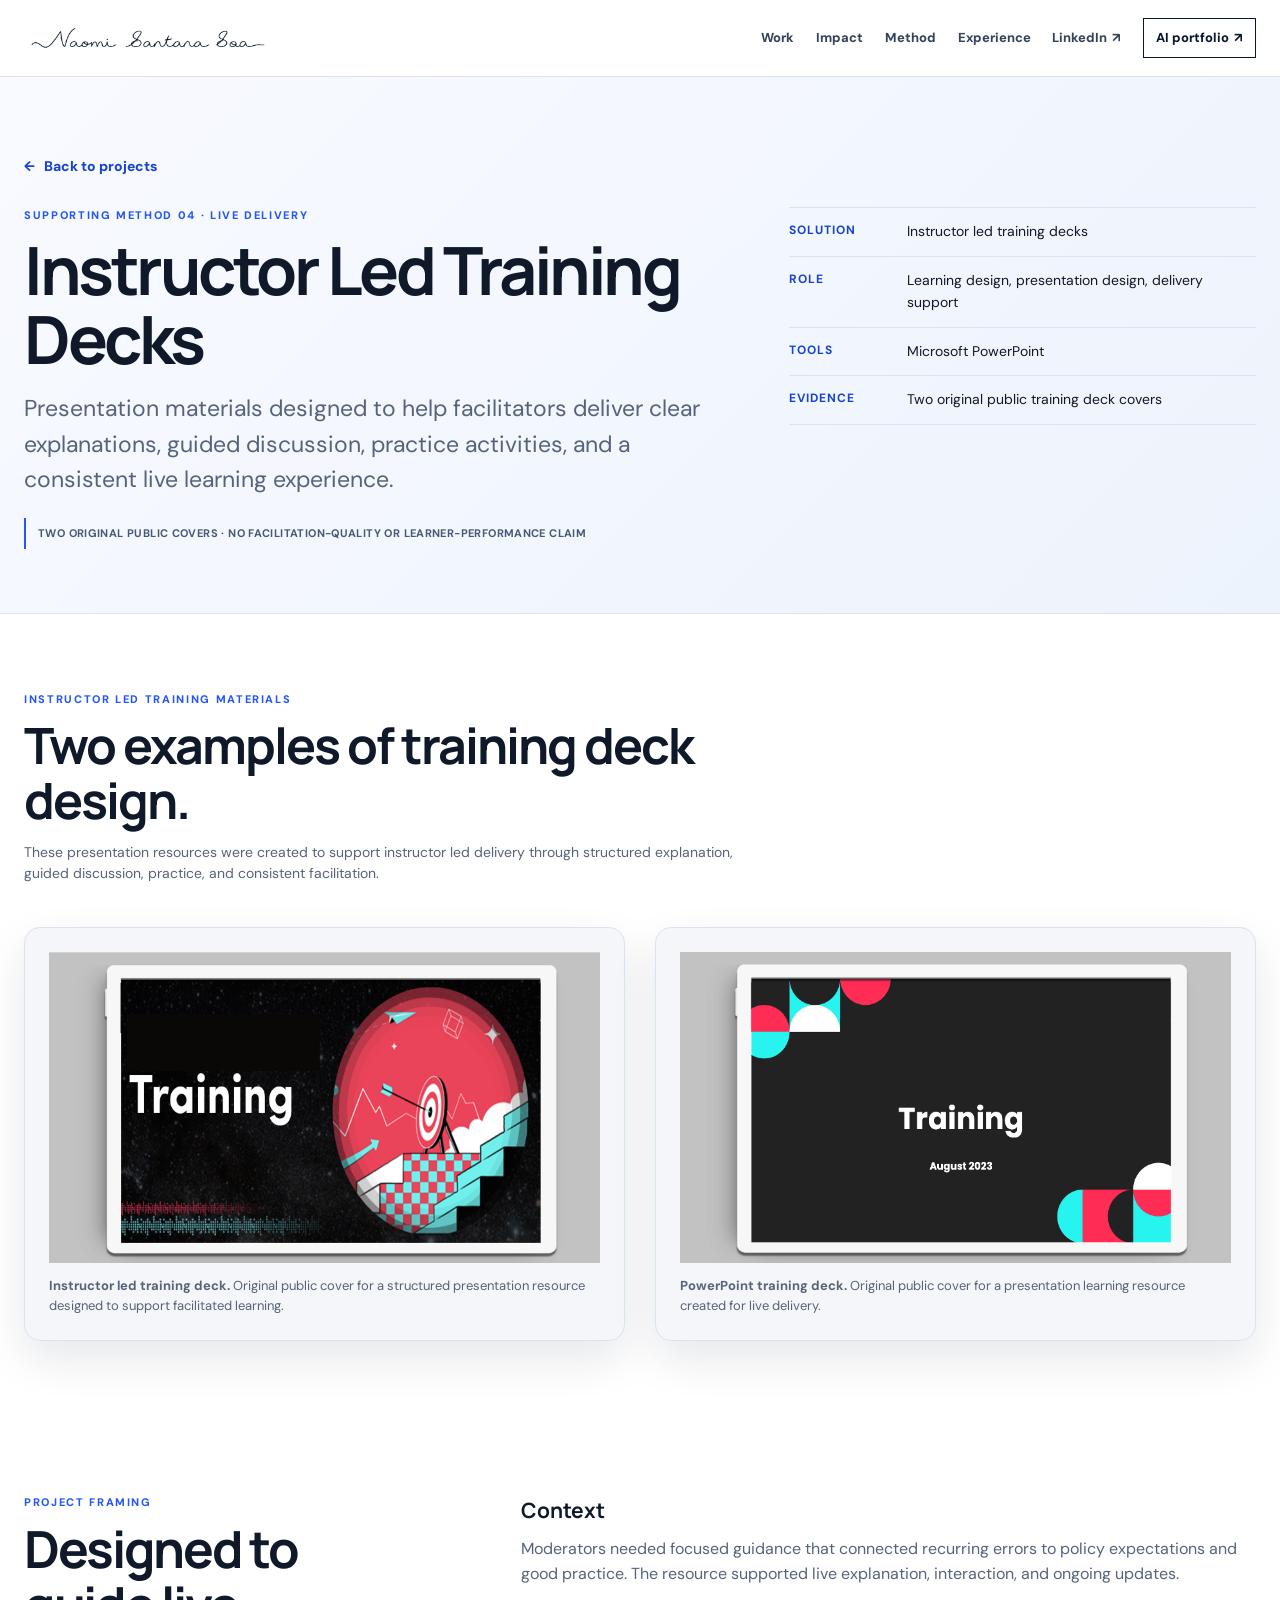
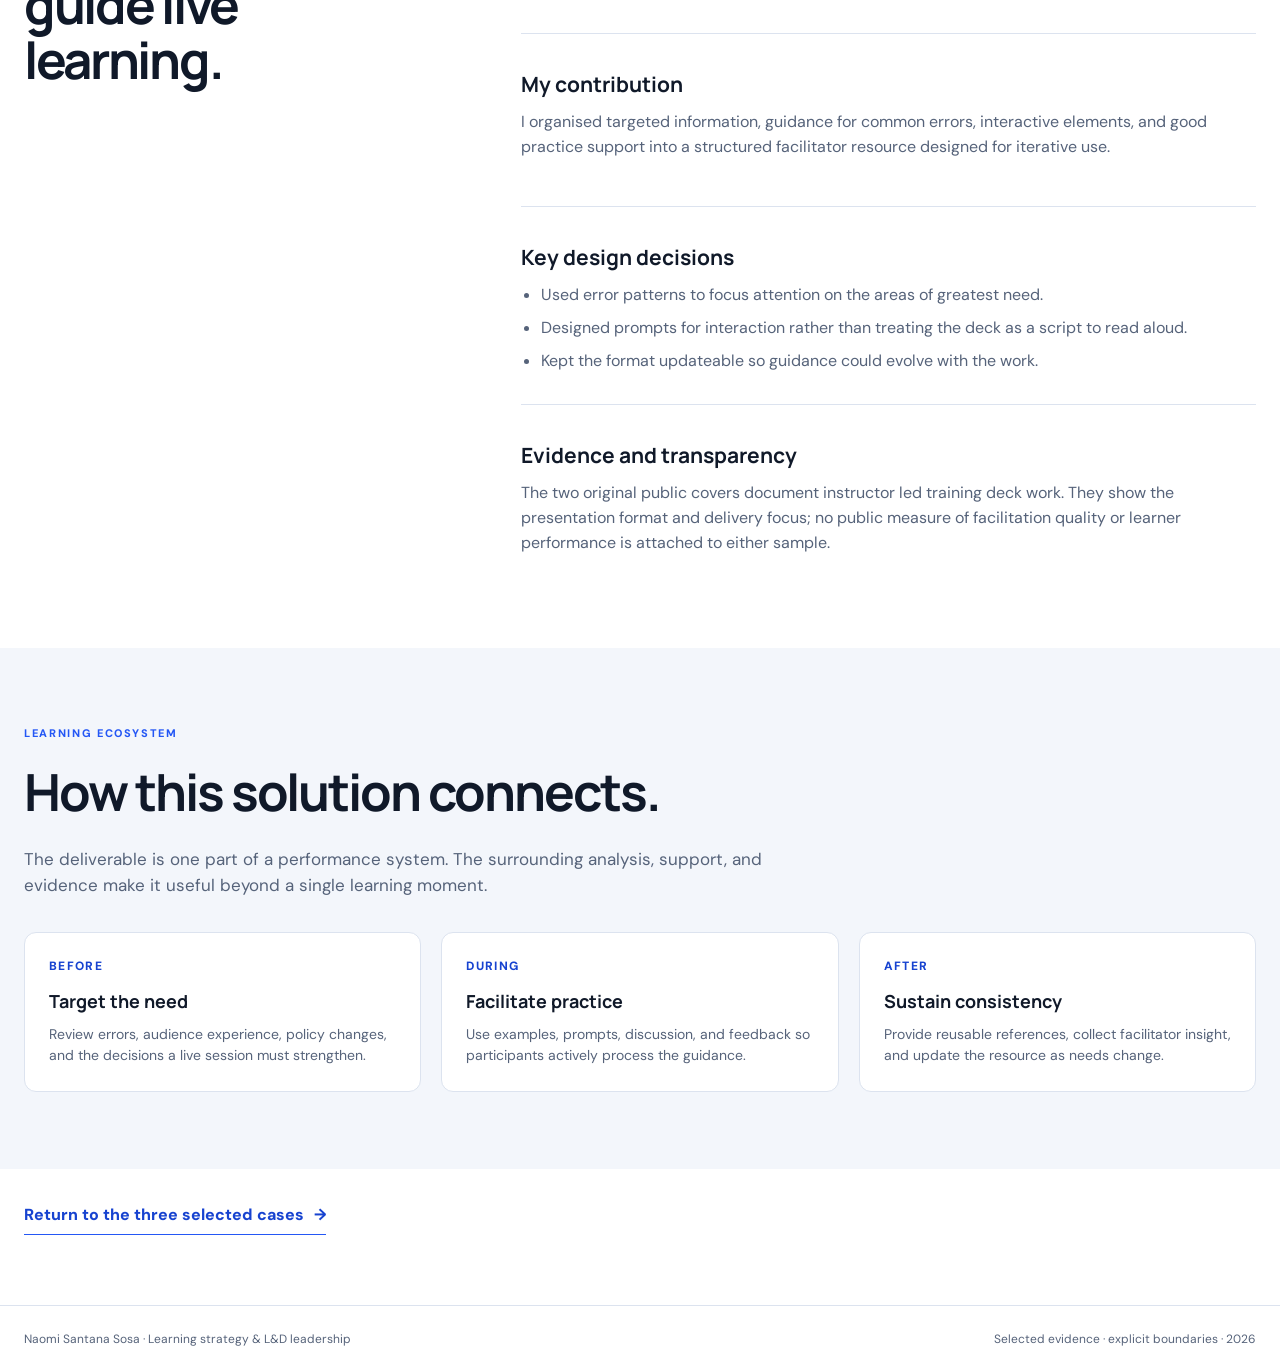
<file: projects/facilitator-resources/index.html>
<!DOCTYPE html>
<html lang="en">
<head>
  <meta charset="utf-8">
  <meta name="viewport" content="width=device-width, initial-scale=1">
  <meta name="description" content="Instructor led training decks designed to support clear explanation, guided discussion, practice, and consistent live delivery.">
  <title>Instructor Led Training Decks | Naomi Santana Sosa</title>
  <link rel="icon" href="../../favicon.svg" type="image/svg+xml">
  <link rel="preconnect" href="https://fonts.googleapis.com">
  <link rel="preconnect" href="https://fonts.gstatic.com" crossorigin>
  <link href="https://fonts.googleapis.com/css2?family=DM+Sans:wght@400;500;600;700&amp;family=Manrope:wght@500;600;700;800&amp;display=swap" rel="stylesheet">
  <link rel="stylesheet" href="../../styles.css?v=20260725-selective-depth-v1">
  <link rel="stylesheet" href="../../project.css?v=20260725-selective-depth-v1">
</head>
<body class="project-page supporting-case-page">
  <a class="skip-link" href="#project-main">Skip to project</a>
  <header class="site-header">
    <div class="header-inner shell">
      <a class="brand" href="../../index.html" aria-label="Naomi Santana Sosa, home">
        <img class="brand-wordmark" src="../../assets/naomi-santana-sosa-wordmark.png" width="1600" height="198" alt="" decoding="async">
      </a>
      <button class="menu-toggle" type="button" aria-expanded="false" aria-controls="site-nav">Menu</button>
      <nav class="site-nav" id="site-nav" aria-label="Primary navigation">
        <a href="../../index.html#projects">Work</a>
        <a href="../../index.html#evidence">Impact</a>
        <a href="../../index.html#assessment">Method</a>
        <a href="../../index.html#leadership">Experience</a>
        <a class="nav-external" href="https://www.linkedin.com/in/naomi-santana-sosa-797504239/" target="_blank" rel="noopener noreferrer">LinkedIn <span aria-hidden="true">↗</span></a>
        <a class="nav-external nav-ai" href="https://naosantana228-web.github.io/ai-portfolio/" target="_blank" rel="noopener noreferrer">AI portfolio <span aria-hidden="true">↗</span></a>
      </nav>
    </div>
  </header>

  <main class="project-main" id="project-main">
    <section class="project-hero">
      <div class="shell">
        <a class="project-back" href="../../index.html#projects"><span aria-hidden="true">←</span> Back to projects</a>
        <div class="project-heading">
          <div>
            <p class="section-label">Supporting method 04 · Live delivery</p>
            <h1>Instructor Led Training Decks</h1>
            <p class="project-lede">Presentation materials designed to help facilitators deliver clear explanations, guided discussion, practice activities, and a consistent live learning experience.</p>
            <p class="supporting-boundary">Two original public covers · no facilitation-quality or learner-performance claim</p>
          </div>
          <ul class="project-meta">
            <li><strong>Solution</strong><span>Instructor led training decks</span></li>
            <li><strong>Role</strong><span>Learning design, presentation design, delivery support</span></li>
            <li><strong>Tools</strong><span>Microsoft PowerPoint</span></li>
            <li><strong>Evidence</strong><span>Two original public training deck covers</span></li>
          </ul>
        </div>
      </div>
    </section>

    <section class="project-art-section" aria-labelledby="project-art-title">
      <div class="project-art-stack shell">
        <div class="project-art-heading">
          <p class="section-label">Instructor led training materials</p>
          <h2 id="project-art-title">Two examples of training deck design.</h2>
          <p>These presentation resources were created to support instructor led delivery through structured explanation, guided discussion, practice, and consistent facilitation.</p>
        </div>
        <div class="project-evidence-gallery project-evidence-gallery--public-pair">
          <figure class="project-artwork project-artwork--gallery">
            <img src="../../assets/originals/adobe/self-paced-courses-lms.png" width="1713" height="965" alt="Original Adobe Portfolio cover for an instructor led training deck" loading="eager" decoding="async">
            <figcaption><strong>Instructor led training deck.</strong> Original public cover for a structured presentation resource designed to support facilitated learning.</figcaption>
          </figure>
          <figure class="project-artwork project-artwork--gallery">
            <img src="../../assets/originals/adobe/microsoft-powerpoint-training.png" width="1713" height="965" alt="Original Adobe Portfolio cover for the Microsoft PowerPoint training project" loading="lazy" decoding="async">
            <figcaption><strong>PowerPoint training deck.</strong> Original public cover for a presentation learning resource created for live delivery.</figcaption>
          </figure>
        </div>
      </div>
    </section>
    <section class="project-story">
      <div class="story-grid shell">
        <div><p class="section-label">Project framing</p><h2>Designed to guide live learning.</h2></div>
        <div class="story-sections">
          <article class="story-section"><h3>Context</h3><p>Moderators needed focused guidance that connected recurring errors to policy expectations and good practice. The resource supported live explanation, interaction, and ongoing updates.</p></article>
          <article class="story-section"><h3>My contribution</h3><p>I organised targeted information, guidance for common errors, interactive elements, and good practice support into a structured facilitator resource designed for iterative use.</p></article>
          <article class="story-section"><h3>Key design decisions</h3><ul><li>Used error patterns to focus attention on the areas of greatest need.</li><li>Designed prompts for interaction rather than treating the deck as a script to read aloud.</li><li>Kept the format updateable so guidance could evolve with the work.</li></ul></article>
          <article class="story-section"><h3>Evidence and transparency</h3><p>The two original public covers document instructor led training deck work. They show the presentation format and delivery focus; no public measure of facilitation quality or learner performance is attached to either sample.</p></article>
        </div>
      </div>
    </section>

    <section class="ecosystem-section">
      <div class="shell">
        <p class="section-label">Learning ecosystem</p>
        <h2>How this solution connects.</h2>
        <p class="ecosystem-intro">The deliverable is one part of a performance system. The surrounding analysis, support, and evidence make it useful beyond a single learning moment.</p>
        <div class="ecosystem-grid">
          <article class="ecosystem-card"><span>Before</span><h3>Target the need</h3><p>Review errors, audience experience, policy changes, and the decisions a live session must strengthen.</p></article>
          <article class="ecosystem-card"><span>During</span><h3>Facilitate practice</h3><p>Use examples, prompts, discussion, and feedback so participants actively process the guidance.</p></article>
          <article class="ecosystem-card"><span>After</span><h3>Sustain consistency</h3><p>Provide reusable references, collect facilitator insight, and update the resource as needs change.</p></article>
        </div>
      </div>
    </section>
    <p class="supporting-route-back shell"><a href="../../index.html#projects">Return to the three selected cases <span aria-hidden="true">→</span></a></p>
  </main>

  <footer class="project-footer"><div class="project-footer-inner shell"><span>Naomi Santana Sosa · Learning strategy &amp; L&amp;D leadership</span><span>Selected evidence · explicit boundaries · 2026</span></div></footer>
  <script src="../../script.js?v=20260725-selective-depth-v1"></script>
</body>
</html>
</file>
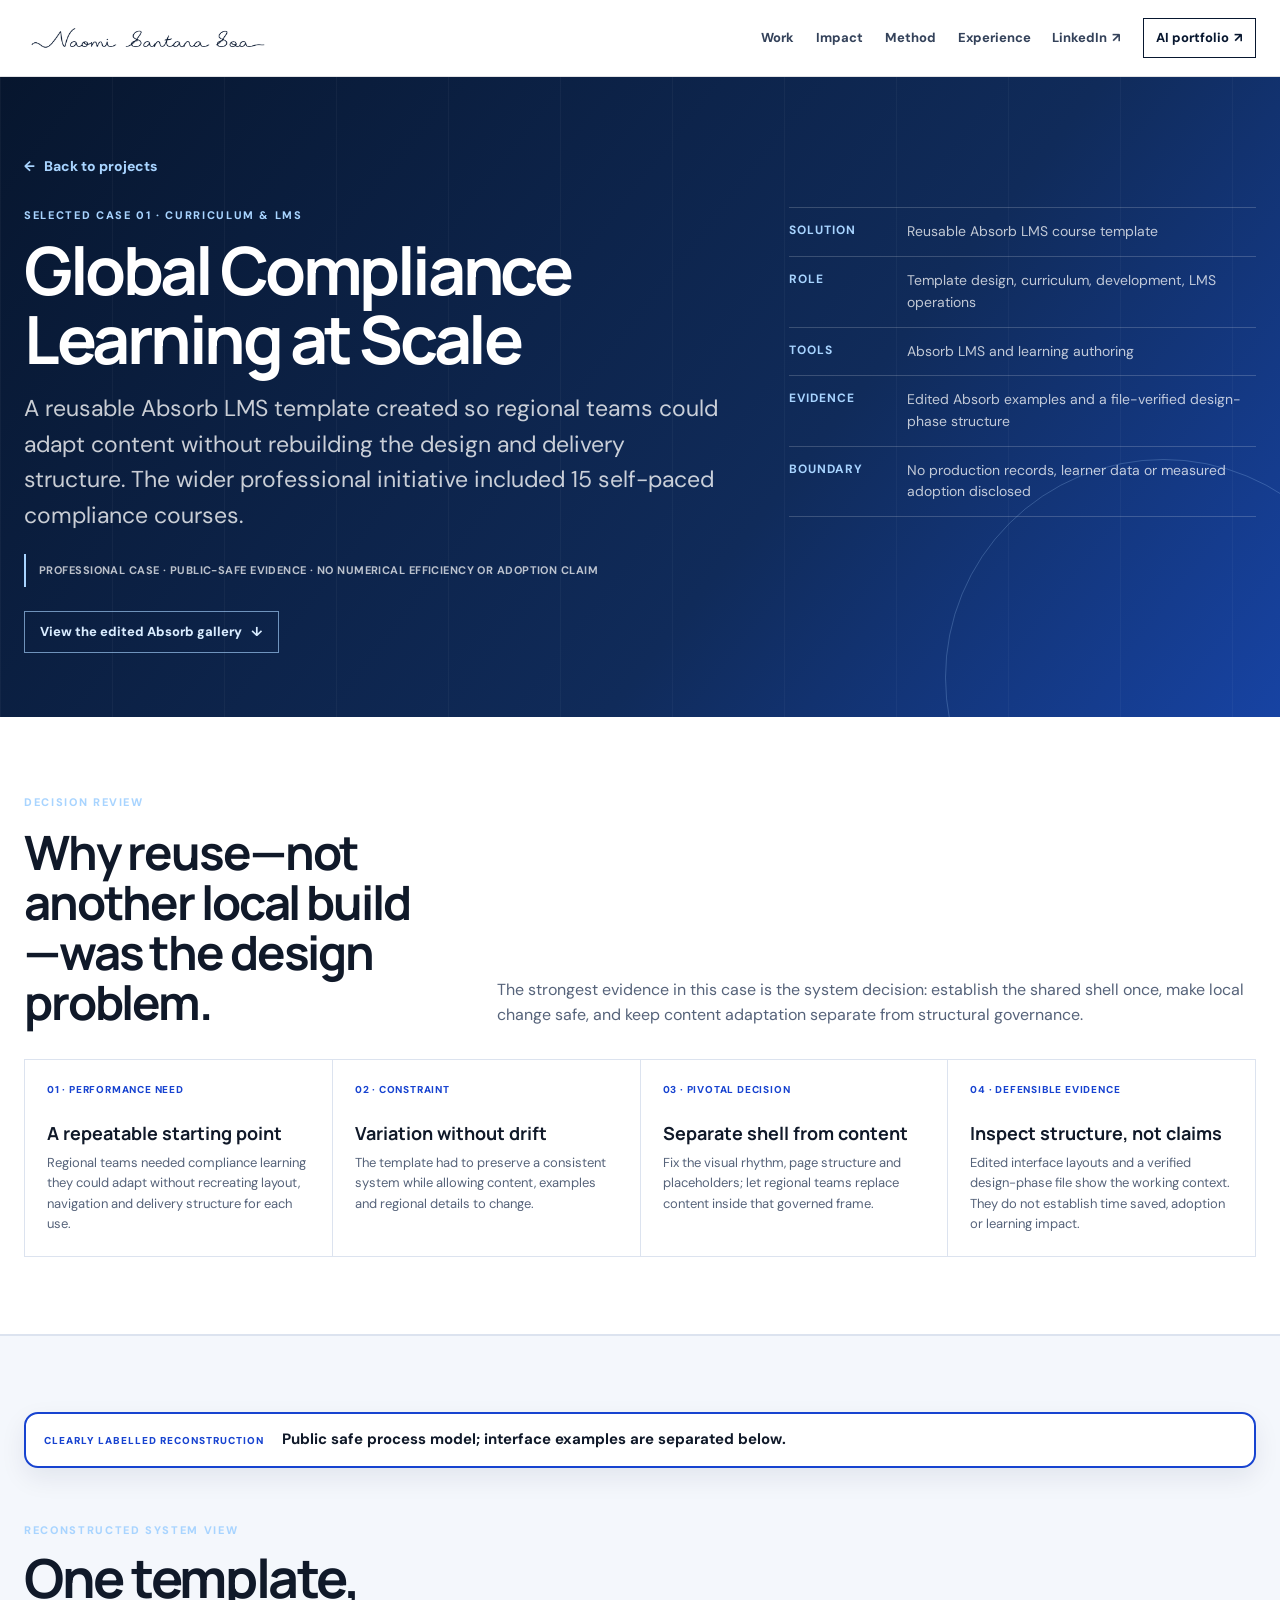
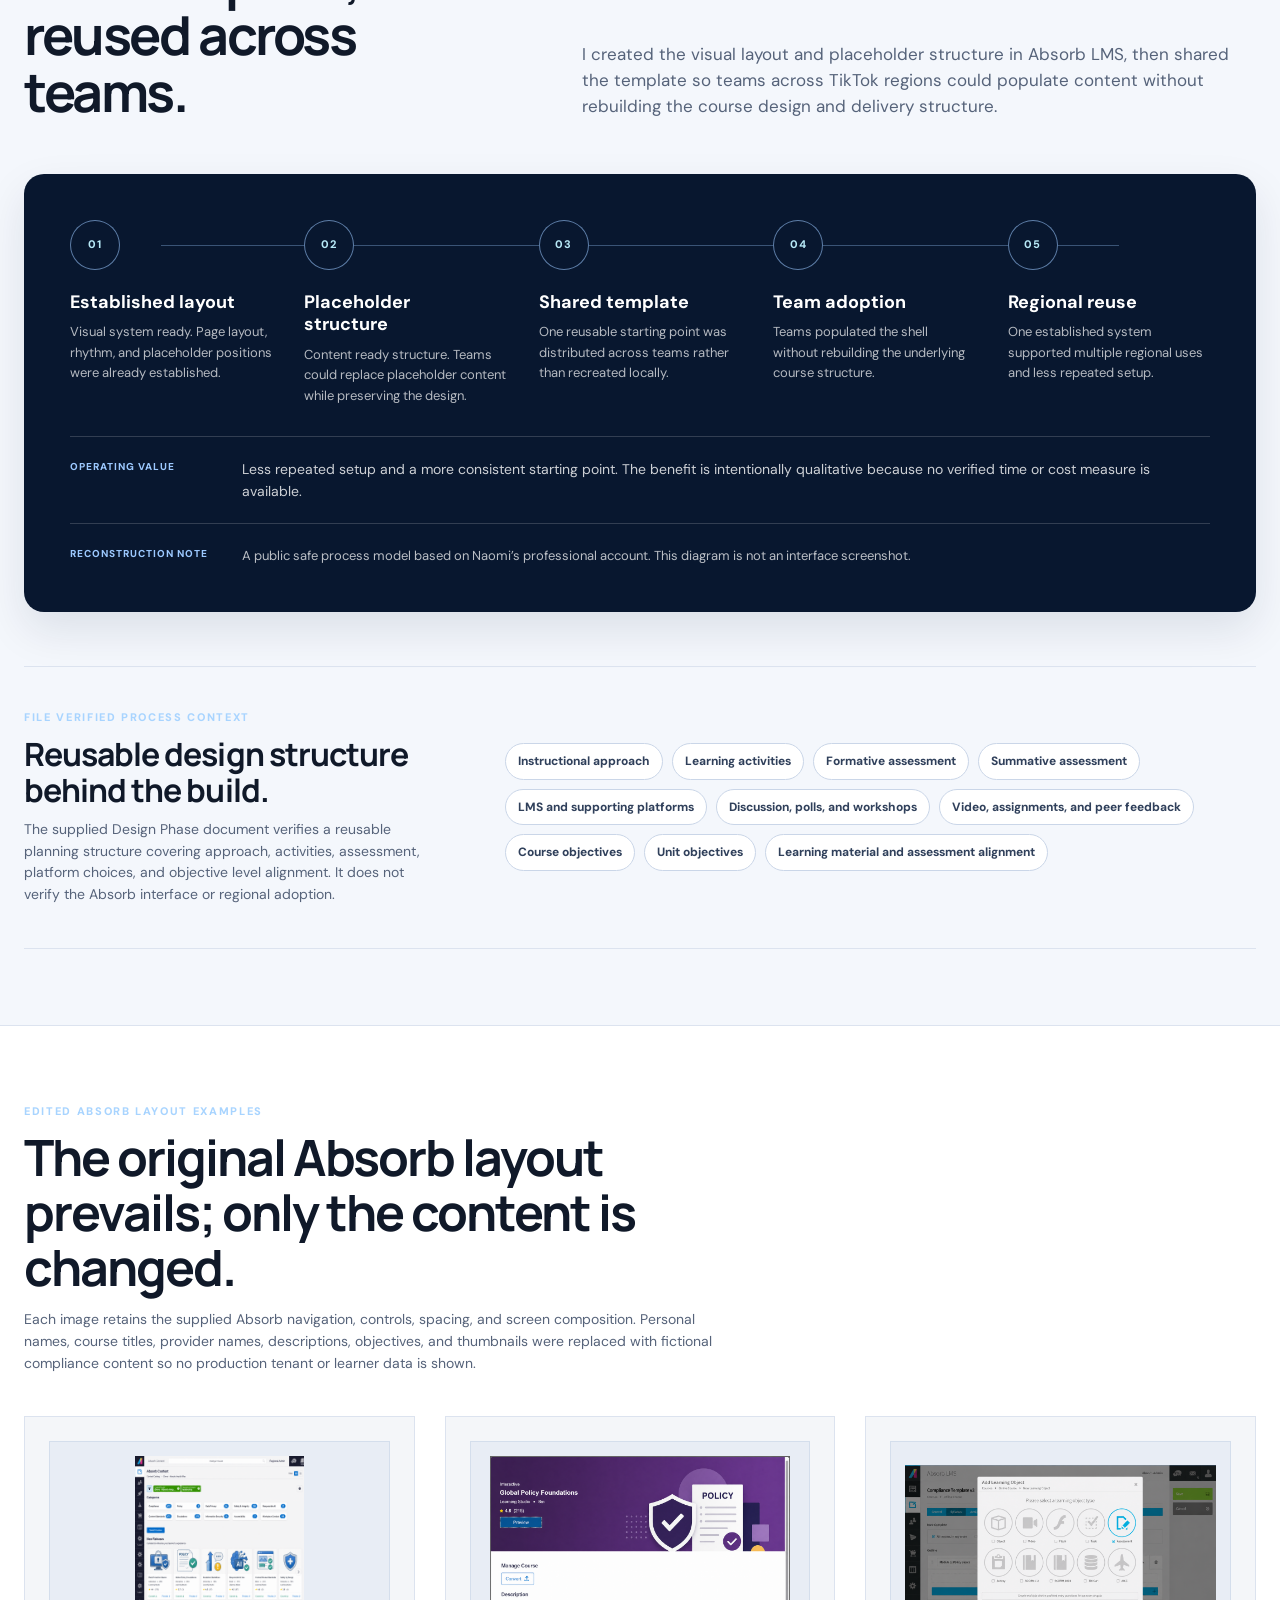
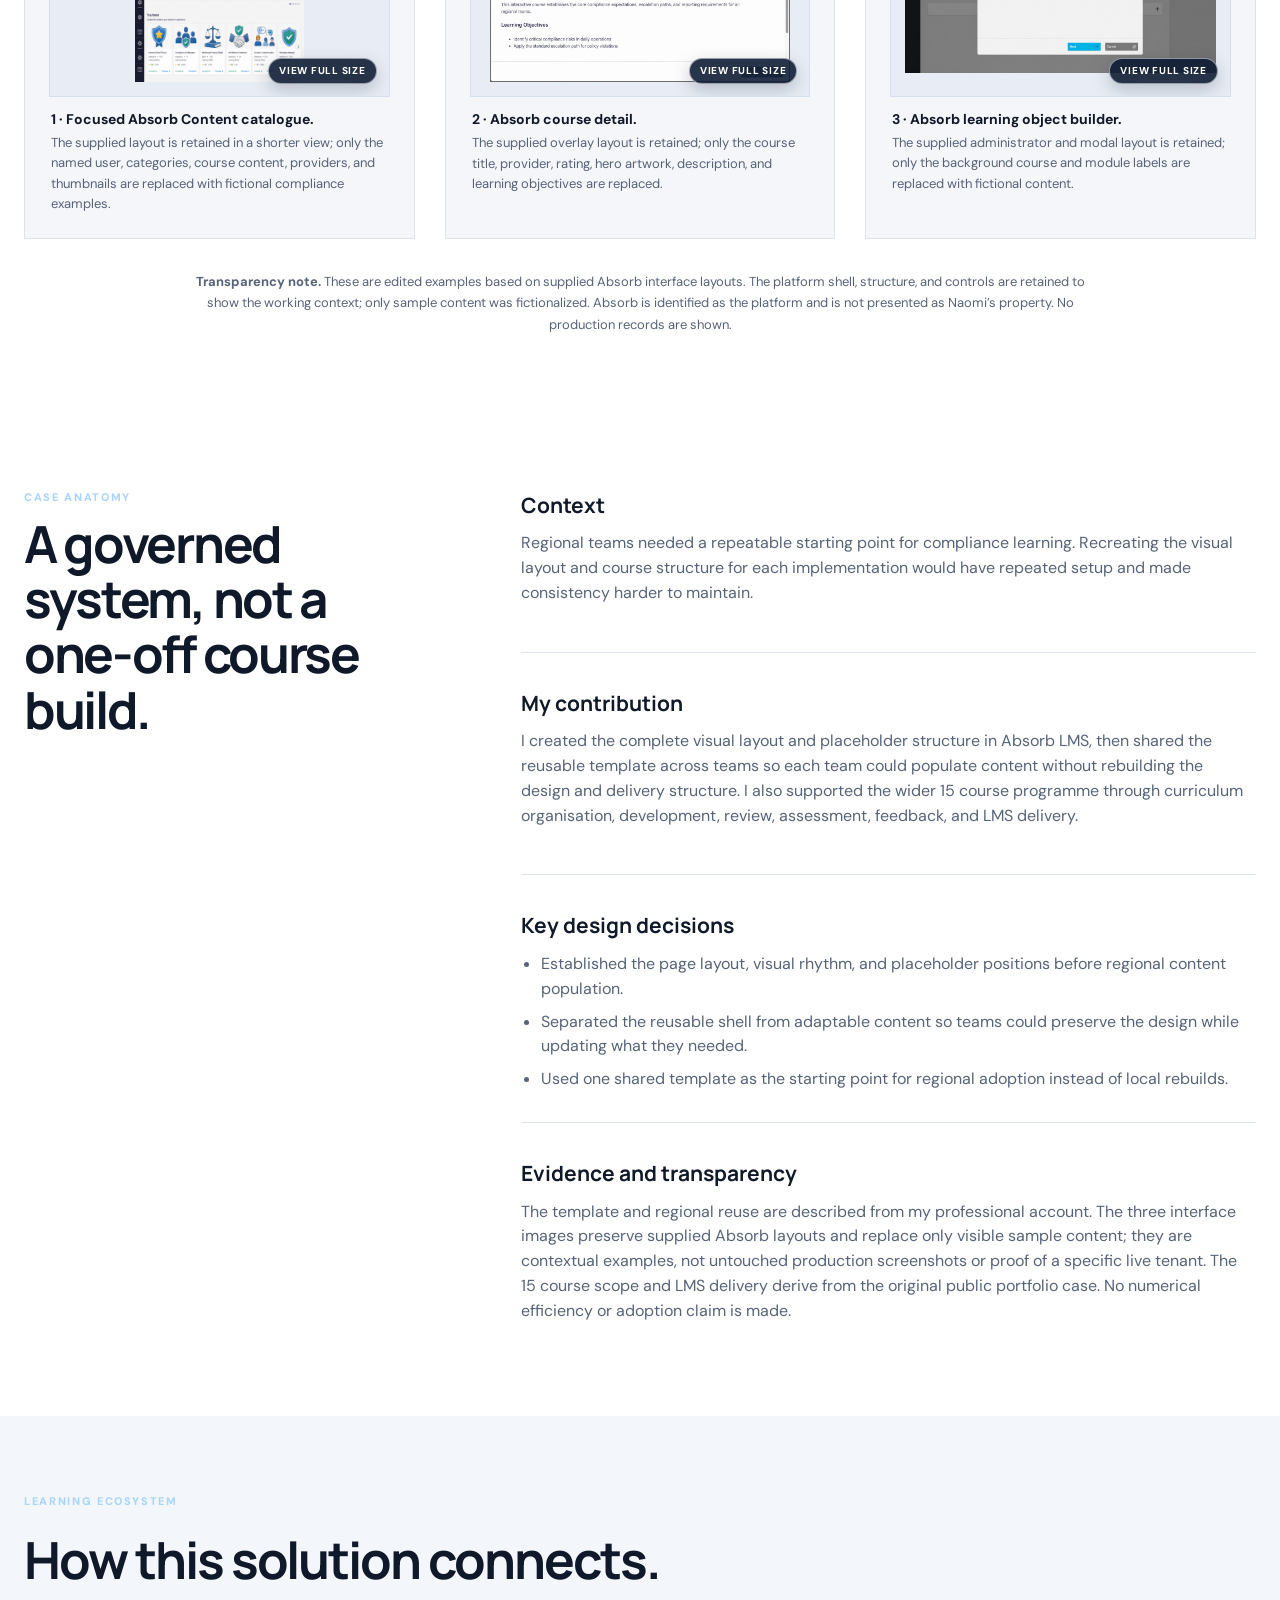
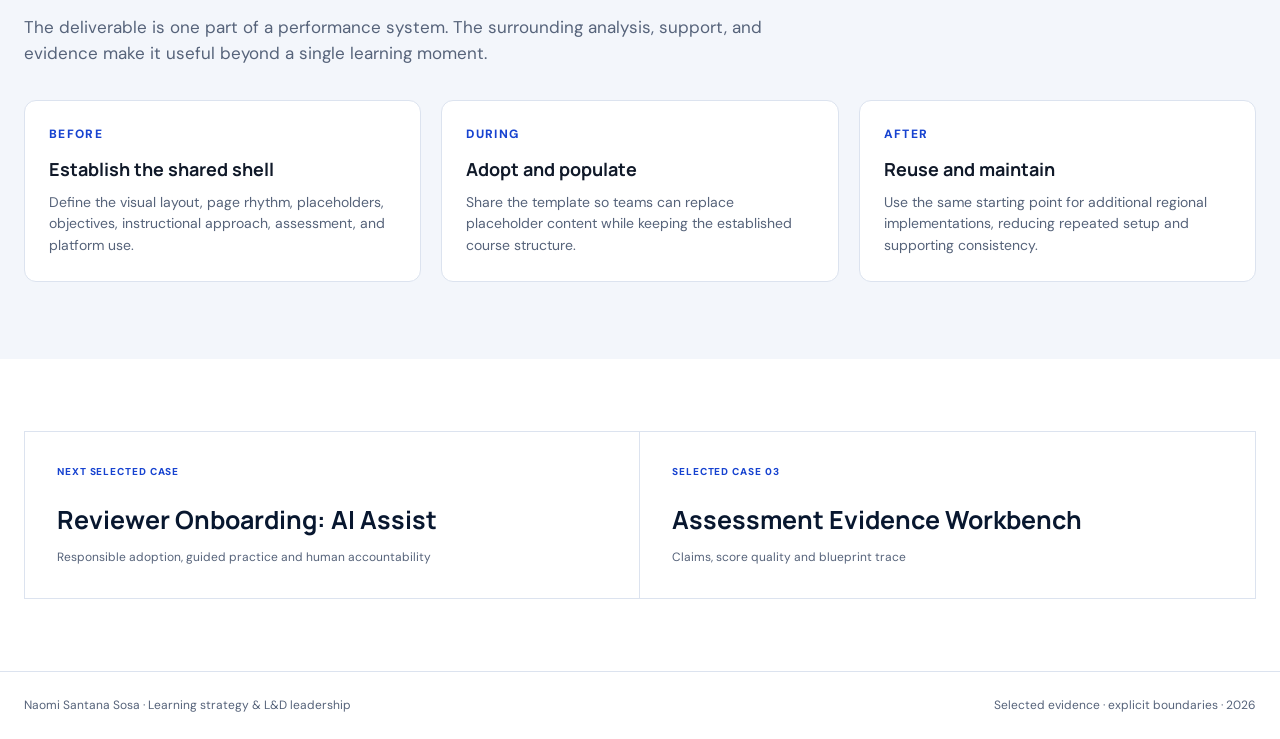
<file: projects/global-compliance-learning/index.html>
<!DOCTYPE html>
<html lang="en">
<head>
  <meta charset="utf-8">
  <meta name="viewport" content="width=device-width, initial-scale=1">
  <meta name="description" content="I turned one course build into a reusable Absorb LMS template that teams across TikTok regions could adopt rather than rebuild. The wider initiative included 15 self paced compliance courses.">
  <title>Global Compliance Learning at Scale | Naomi Santana Sosa</title>
  <link rel="icon" href="../../favicon.svg" type="image/svg+xml">
  <link rel="preconnect" href="https://fonts.googleapis.com">
  <link rel="preconnect" href="https://fonts.gstatic.com" crossorigin>
  <link href="https://fonts.googleapis.com/css2?family=DM+Sans:wght@400;500;600;700&amp;family=Manrope:wght@500;600;700;800&amp;display=swap" rel="stylesheet">
  <link rel="stylesheet" href="../../styles.css?v=20260725-selective-depth-v1">
  <link rel="stylesheet" href="../../project.css?v=20260725-selective-depth-v1">
</head>
<body class="project-page selected-case-page">
  <a class="skip-link" href="#project-main">Skip to project</a>
  <header class="site-header">
    <div class="header-inner shell">
      <a class="brand" href="../../index.html" aria-label="Naomi Santana Sosa, home">
        <img class="brand-wordmark" src="../../assets/naomi-santana-sosa-wordmark.png" width="1600" height="198" alt="" decoding="async">
      </a>
      <button class="menu-toggle" type="button" aria-expanded="false" aria-controls="site-nav">Menu</button>
      <nav class="site-nav" id="site-nav" aria-label="Primary navigation">
        <a href="../../index.html#projects">Work</a>
        <a href="../../index.html#evidence">Impact</a>
        <a href="../../index.html#assessment">Method</a>
        <a href="../../index.html#leadership">Experience</a>
        <a class="nav-external" href="https://www.linkedin.com/in/naomi-santana-sosa-797504239/" target="_blank" rel="noopener noreferrer">LinkedIn <span aria-hidden="true">↗</span></a>
        <a class="nav-external nav-ai" href="https://naosantana228-web.github.io/ai-portfolio/" target="_blank" rel="noopener noreferrer">AI portfolio <span aria-hidden="true">↗</span></a>
      </nav>
    </div>
  </header>

  <main class="project-main" id="project-main">
    <section class="project-hero">
      <div class="shell">
        <a class="project-back" href="../../index.html#projects"><span aria-hidden="true">←</span> Back to projects</a>
        <div class="project-heading">
          <div>
            <p class="section-label">Selected case 01 · Curriculum &amp; LMS</p>
            <h1>Global Compliance Learning at Scale</h1>
            <p class="project-lede">A reusable Absorb LMS template created so regional teams could adapt content without rebuilding the design and delivery structure. The wider professional initiative included 15 self-paced compliance courses.</p>
            <p class="case-boundary-chip">Professional case · public-safe evidence · no numerical efficiency or adoption claim</p>
            <a class="project-proof-link" href="#reconstruction-gallery">View the edited Absorb gallery <span aria-hidden="true">↓</span></a>
          </div>
          <ul class="project-meta">
            <li><strong>Solution</strong><span>Reusable Absorb LMS course template</span></li>
            <li><strong>Role</strong><span>Template design, curriculum, development, LMS operations</span></li>
            <li><strong>Tools</strong><span>Absorb LMS and learning authoring</span></li>
            <li><strong>Evidence</strong><span>Edited Absorb examples and a file-verified design-phase structure</span></li>
            <li><strong>Boundary</strong><span>No production records, learner data or measured adoption disclosed</span></li>
          </ul>
        </div>
      </div>
    </section>

    <section class="decision-ledger-section" aria-labelledby="decision-ledger-title">
      <div class="shell">
        <div class="decision-ledger-head"><p class="section-label">Decision review</p><h2 id="decision-ledger-title">Why reuse—not another local build—was the design problem.</h2><p>The strongest evidence in this case is the system decision: establish the shared shell once, make local change safe, and keep content adaptation separate from structural governance.</p></div>
        <div class="decision-ledger-grid">
          <article><span>01 · Performance need</span><h3>A repeatable starting point</h3><p>Regional teams needed compliance learning they could adapt without recreating layout, navigation and delivery structure for each use.</p></article>
          <article><span>02 · Constraint</span><h3>Variation without drift</h3><p>The template had to preserve a consistent system while allowing content, examples and regional details to change.</p></article>
          <article><span>03 · Pivotal decision</span><h3>Separate shell from content</h3><p>Fix the visual rhythm, page structure and placeholders; let regional teams replace content inside that governed frame.</p></article>
          <article><span>04 · Defensible evidence</span><h3>Inspect structure, not claims</h3><p>Edited interface layouts and a verified design-phase file show the working context. They do not establish time saved, adoption or learning impact.</p></article>
        </div>
      </div>
    </section>

    <section class="reconstruction-section" id="reconstructed-template" aria-labelledby="reconstruction-title">
      <div class="reconstruction-shell shell">
        <div class="reconstruction-status" role="note">
          <span>Clearly labelled reconstruction</span>
          <strong>Public safe process model; interface examples are separated below.</strong>
        </div>
        <div class="reconstruction-heading">
          <div>
            <p class="section-label">Reconstructed system view</p>
            <h2 id="reconstruction-title">One template, reused across teams.</h2>
          </div>
          <p>I created the visual layout and placeholder structure in Absorb LMS, then shared the template so teams across TikTok regions could populate content without rebuilding the course design and delivery structure.</p>
        </div>

        <figure class="template-system">
          <ol class="template-system-flow">
            <li><span>01</span><strong>Established layout</strong><p>Visual system ready. Page layout, rhythm, and placeholder positions were already established.</p></li>
            <li><span>02</span><strong>Placeholder structure</strong><p>Content ready structure. Teams could replace placeholder content while preserving the design.</p></li>
            <li><span>03</span><strong>Shared template</strong><p>One reusable starting point was distributed across teams rather than recreated locally.</p></li>
            <li><span>04</span><strong>Team adoption</strong><p>Teams populated the shell without rebuilding the underlying course structure.</p></li>
            <li><span>05</span><strong>Regional reuse</strong><p>One established system supported multiple regional uses and less repeated setup.</p></li>
          </ol>
          <p class="template-system-value"><strong>Operating value</strong><span>Less repeated setup and a more consistent starting point. The benefit is intentionally qualitative because no verified time or cost measure is available.</span></p>
          <figcaption><strong>Reconstruction note</strong><span>A public safe process model based on Naomi’s professional account. This diagram is not an interface screenshot.</span></figcaption>
        </figure>

        <div class="template-process-evidence">
          <div>
            <p class="section-label">File verified process context</p>
            <h3>Reusable design structure behind the build.</h3>
            <p>The supplied Design Phase document verifies a reusable planning structure covering approach, activities, assessment, platform choices, and objective level alignment. It does not verify the Absorb interface or regional adoption.</p>
          </div>
          <ul>
            <li>Instructional approach</li>
            <li>Learning activities</li>
            <li>Formative assessment</li>
            <li>Summative assessment</li>
            <li>LMS and supporting platforms</li>
            <li>Discussion, polls, and workshops</li>
            <li>Video, assignments, and peer feedback</li>
            <li>Course objectives</li>
            <li>Unit objectives</li>
            <li>Learning material and assessment alignment</li>
          </ul>
        </div>
      </div>
    </section>
    <section class="project-art-section" id="reconstruction-gallery" aria-labelledby="project-art-title">
      <div class="project-art-stack shell">
        <div class="project-art-heading">
          <p class="section-label">Edited Absorb layout examples</p>
          <h2 id="project-art-title">The original Absorb layout prevails; only the content is changed.</h2>
          <p>Each image retains the supplied Absorb navigation, controls, spacing, and screen composition. Personal names, course titles, provider names, descriptions, objectives, and thumbnails were replaced with fictional compliance content so no production tenant or learner data is shown.</p>
        </div>
        <div class="project-evidence-gallery reconstruction-gallery">
          <figure class="project-artwork project-artwork--gallery">
            <button class="image-zoom-trigger" type="button" data-lightbox-src="../../assets/reconstructions/global-compliance/01-absorb-content-catalog.png" data-lightbox-alt="Edited Absorb Content catalogue preserving the supplied navigation, filters, and representative course rows with fictional compliance content" data-lightbox-caption="Edited Absorb layout: focused course catalogue view. The supplied interface shell is retained while visible user, course, provider, and thumbnail content is fictionalized." aria-label="Enlarge edited Absorb Content catalogue">
              <img src="../../assets/reconstructions/global-compliance/01-absorb-content-catalog.png" width="1632" height="2176" alt="Edited Absorb Content catalogue preserving the supplied navigation, filters, and representative course rows with fictional compliance content" loading="eager" decoding="async">
              <span class="image-zoom-cue" aria-hidden="true">View full size</span>
            </button>
            <figcaption><strong>1 · Focused Absorb Content catalogue.</strong> The supplied layout is retained in a shorter view; only the named user, categories, course content, providers, and thumbnails are replaced with fictional compliance examples.</figcaption>
          </figure>
          <figure class="project-artwork project-artwork--gallery">
            <button class="image-zoom-trigger" type="button" data-lightbox-src="../../assets/reconstructions/global-compliance/02-absorb-course-detail.png" data-lightbox-alt="Edited Absorb course detail overlay preserving the supplied hero, metadata, actions, description, objectives, and close control" data-lightbox-caption="Edited Absorb layout: course detail. The overlay structure is retained while the course title, provider, artwork, description, and objectives are fictionalized." aria-label="Enlarge edited Absorb course detail view">
              <img src="../../assets/reconstructions/global-compliance/02-absorb-course-detail.png" width="2176" height="1632" alt="Edited Absorb course detail overlay preserving the supplied hero, metadata, actions, description, objectives, and close control" loading="lazy" decoding="async">
              <span class="image-zoom-cue" aria-hidden="true">View full size</span>
            </button>
            <figcaption><strong>2 · Absorb course detail.</strong> The supplied overlay layout is retained; only the course title, provider, rating, hero artwork, description, and learning objectives are replaced.</figcaption>
          </figure>
          <figure class="project-artwork project-artwork--gallery">
            <button class="image-zoom-trigger" type="button" data-lightbox-src="../../assets/reconstructions/global-compliance/03-absorb-learning-object-builder.png" data-lightbox-alt="Edited Absorb LMS Add Learning Object modal preserving the supplied administrator shell, object type grid, selected Assessment state, and actions" data-lightbox-caption="Edited Absorb layout: learning object builder. The full administrator and modal composition is retained while only the background course and module labels are fictionalized." aria-label="Enlarge edited Absorb learning object builder">
              <img src="../../assets/reconstructions/global-compliance/03-absorb-learning-object-builder.png" width="2304" height="1536" alt="Edited Absorb LMS Add Learning Object modal preserving the supplied administrator shell, object type grid, selected Assessment state, and actions" loading="lazy" decoding="async">
              <span class="image-zoom-cue" aria-hidden="true">View full size</span>
            </button>
            <figcaption><strong>3 · Absorb learning object builder.</strong> The supplied administrator and modal layout is retained; only the background course and module labels are replaced with fictional content.</figcaption>
          </figure>
        </div>
        <p class="artifact-attribution"><strong>Transparency note.</strong> These are edited examples based on supplied Absorb interface layouts. The platform shell, structure, and controls are retained to show the working context; only sample content was fictionalized. Absorb is identified as the platform and is not presented as Naomi’s property. No production records are shown.</p>
      </div>
    </section>
    <section class="project-story">
      <div class="story-grid shell">
        <div><p class="section-label">Case anatomy</p><h2>A governed system, not a one-off course build.</h2></div>
        <div class="story-sections">
          <article class="story-section"><h3>Context</h3><p>Regional teams needed a repeatable starting point for compliance learning. Recreating the visual layout and course structure for each implementation would have repeated setup and made consistency harder to maintain.</p></article>
          <article class="story-section"><h3>My contribution</h3><p>I created the complete visual layout and placeholder structure in Absorb LMS, then shared the reusable template across teams so each team could populate content without rebuilding the design and delivery structure. I also supported the wider 15 course programme through curriculum organisation, development, review, assessment, feedback, and LMS delivery.</p></article>
          <article class="story-section"><h3>Key design decisions</h3><ul><li>Established the page layout, visual rhythm, and placeholder positions before regional content population.</li><li>Separated the reusable shell from adaptable content so teams could preserve the design while updating what they needed.</li><li>Used one shared template as the starting point for regional adoption instead of local rebuilds.</li></ul></article>
          <article class="story-section"><h3>Evidence and transparency</h3><p>The template and regional reuse are described from my professional account. The three interface images preserve supplied Absorb layouts and replace only visible sample content; they are contextual examples, not untouched production screenshots or proof of a specific live tenant. The 15 course scope and LMS delivery derive from the original public portfolio case. No numerical efficiency or adoption claim is made.</p></article>
        </div>
      </div>
    </section>

    <section class="ecosystem-section">
      <div class="shell">
        <p class="section-label">Learning ecosystem</p>
        <h2>How this solution connects.</h2>
        <p class="ecosystem-intro">The deliverable is one part of a performance system. The surrounding analysis, support, and evidence make it useful beyond a single learning moment.</p>
        <div class="ecosystem-grid">
          <article class="ecosystem-card"><span>Before</span><h3>Establish the shared shell</h3><p>Define the visual layout, page rhythm, placeholders, objectives, instructional approach, assessment, and platform use.</p></article>
          <article class="ecosystem-card"><span>During</span><h3>Adopt and populate</h3><p>Share the template so teams can replace placeholder content while keeping the established course structure.</p></article>
          <article class="ecosystem-card"><span>After</span><h3>Reuse and maintain</h3><p>Use the same starting point for additional regional implementations, reducing repeated setup and supporting consistency.</p></article>
        </div>
      </div>
    </section>

    <nav class="case-navigation shell" aria-label="Continue reviewing selected learning cases">
      <a href="../reviewer-onboarding-ai-assist/"><span>Next selected case</span><strong>Reviewer Onboarding: AI Assist</strong><small>Responsible adoption, guided practice and human accountability</small></a>
      <a href="../../index.html#assessment"><span>Selected case 03</span><strong>Assessment Evidence Workbench</strong><small>Claims, score quality and blueprint trace</small></a>
    </nav>
  </main>

  <dialog class="image-lightbox" data-image-lightbox aria-labelledby="image-lightbox-caption">
    <div class="image-lightbox-panel">
      <button class="image-lightbox-close" type="button" data-image-lightbox-close>Close</button>
      <img data-image-lightbox-image src="../../assets/reconstructions/global-compliance/01-absorb-content-catalog.png" alt="">
      <p id="image-lightbox-caption" data-image-lightbox-caption></p>
    </div>
  </dialog>

  <footer class="project-footer"><div class="project-footer-inner shell"><span>Naomi Santana Sosa · Learning strategy &amp; L&amp;D leadership</span><span>Selected evidence · explicit boundaries · 2026</span></div></footer>
  <script src="../../script.js?v=20260725-selective-depth-v1"></script>
</body>
</html>
</file>
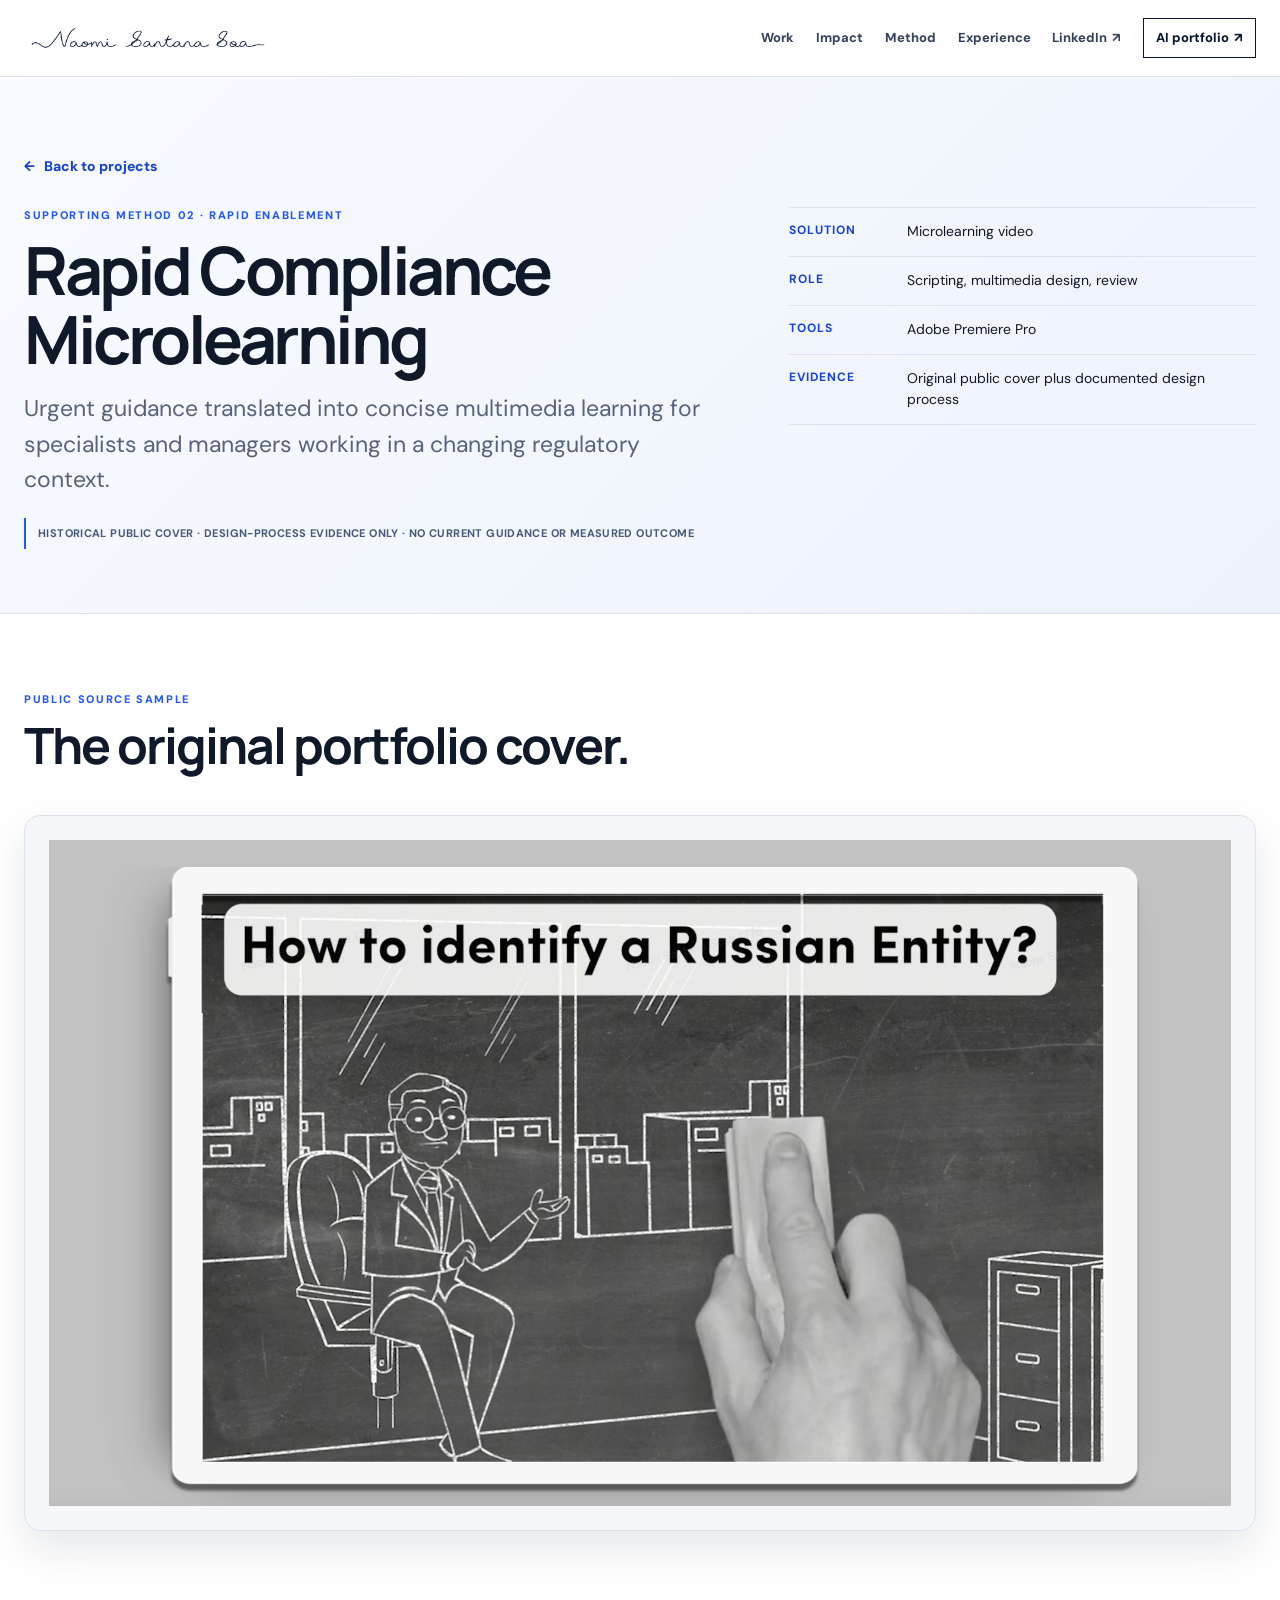
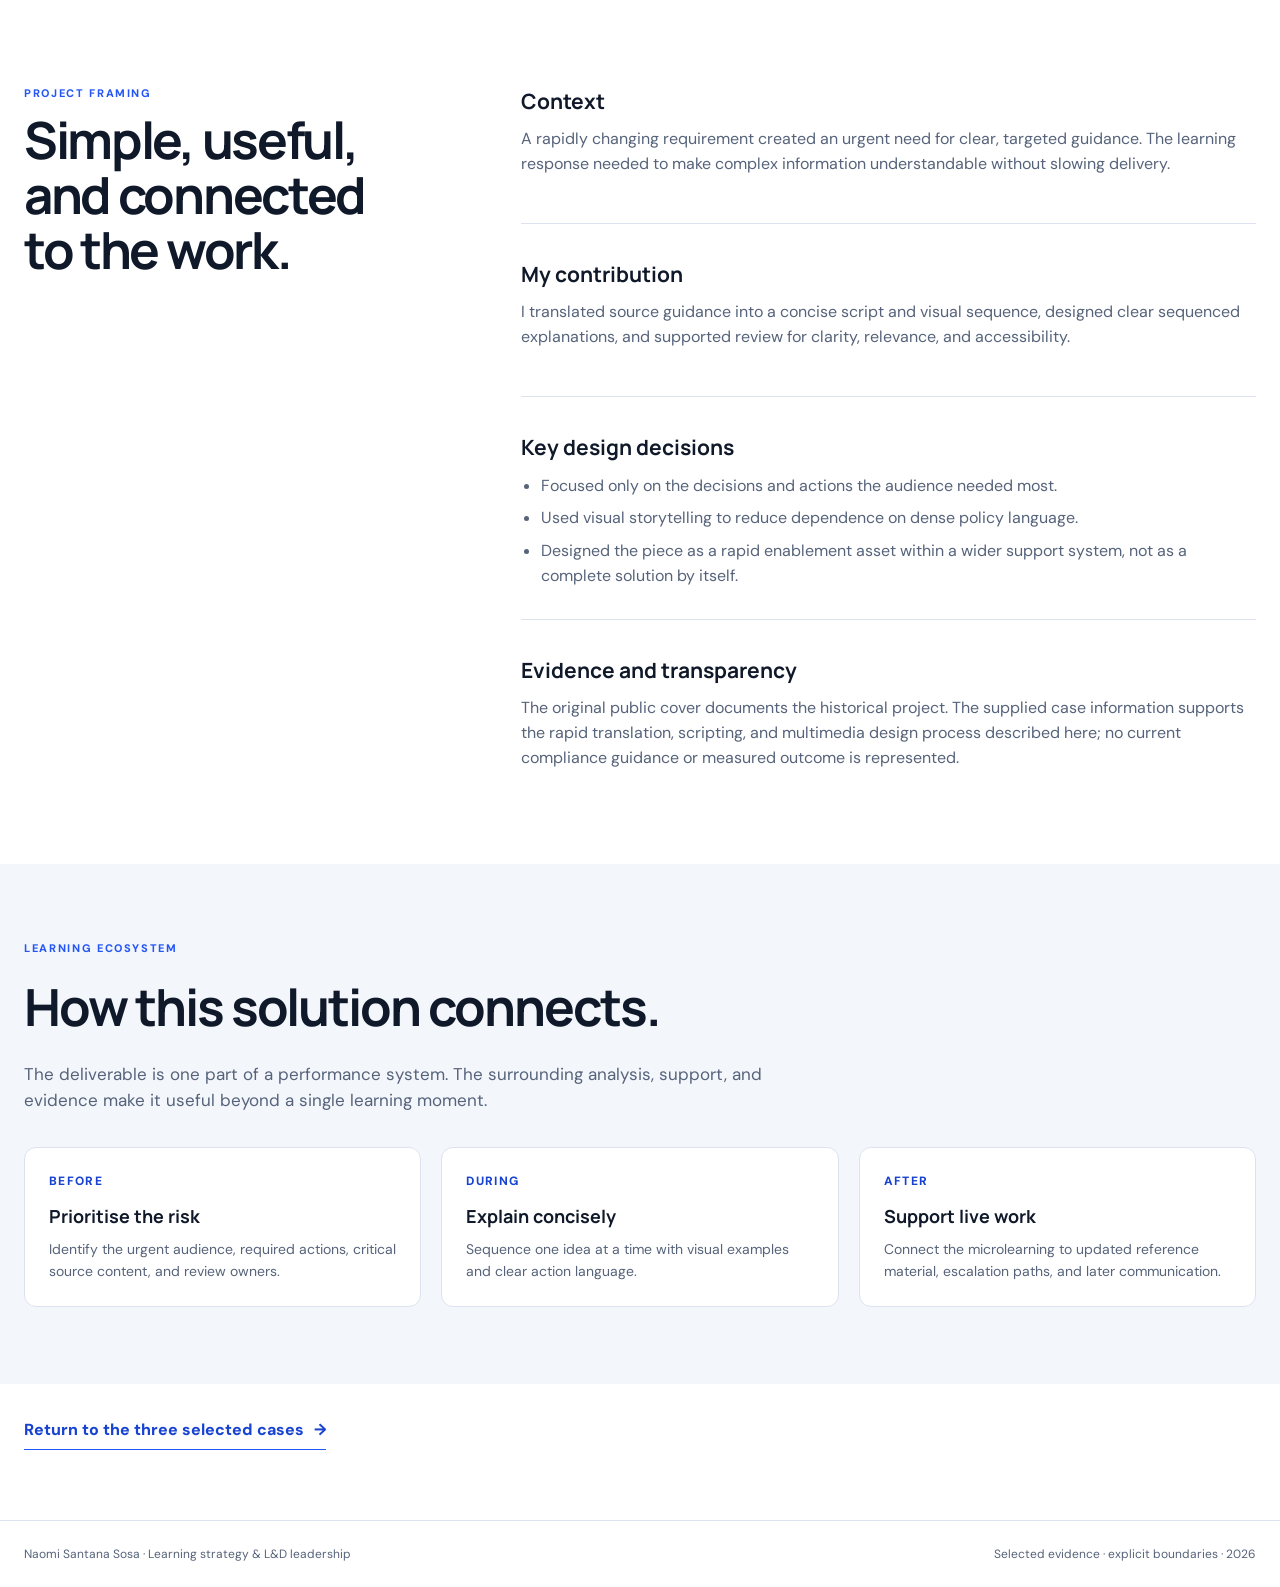
<file: projects/rapid-response-microlearning/index.html>
<!DOCTYPE html>
<html lang="en">
<head>
  <meta charset="utf-8">
  <meta name="viewport" content="width=device-width, initial-scale=1">
  <meta name="description" content="Urgent guidance translated into concise multimedia learning for specialists and managers working in a changing regulatory context.">
  <title>Rapid Compliance Microlearning | Naomi Santana Sosa</title>
  <link rel="icon" href="../../favicon.svg" type="image/svg+xml">
  <link rel="preconnect" href="https://fonts.googleapis.com">
  <link rel="preconnect" href="https://fonts.gstatic.com" crossorigin>
  <link href="https://fonts.googleapis.com/css2?family=DM+Sans:wght@400;500;600;700&amp;family=Manrope:wght@500;600;700;800&amp;display=swap" rel="stylesheet">
  <link rel="stylesheet" href="../../styles.css?v=20260725-selective-depth-v1">
  <link rel="stylesheet" href="../../project.css?v=20260725-selective-depth-v1">
</head>
<body class="project-page supporting-case-page">
  <a class="skip-link" href="#project-main">Skip to project</a>
  <header class="site-header">
    <div class="header-inner shell">
      <a class="brand" href="../../index.html" aria-label="Naomi Santana Sosa, home">
        <img class="brand-wordmark" src="../../assets/naomi-santana-sosa-wordmark.png" width="1600" height="198" alt="" decoding="async">
      </a>
      <button class="menu-toggle" type="button" aria-expanded="false" aria-controls="site-nav">Menu</button>
      <nav class="site-nav" id="site-nav" aria-label="Primary navigation">
        <a href="../../index.html#projects">Work</a>
        <a href="../../index.html#evidence">Impact</a>
        <a href="../../index.html#assessment">Method</a>
        <a href="../../index.html#leadership">Experience</a>
        <a class="nav-external" href="https://www.linkedin.com/in/naomi-santana-sosa-797504239/" target="_blank" rel="noopener noreferrer">LinkedIn <span aria-hidden="true">↗</span></a>
        <a class="nav-external nav-ai" href="https://naosantana228-web.github.io/ai-portfolio/" target="_blank" rel="noopener noreferrer">AI portfolio <span aria-hidden="true">↗</span></a>
      </nav>
    </div>
  </header>

  <main class="project-main" id="project-main">
    <section class="project-hero">
      <div class="shell">
        <a class="project-back" href="../../index.html#projects"><span aria-hidden="true">←</span> Back to projects</a>
        <div class="project-heading">
          <div>
            <p class="section-label">Supporting method 02 · Rapid enablement</p>
            <h1>Rapid Compliance Microlearning</h1>
            <p class="project-lede">Urgent guidance translated into concise multimedia learning for specialists and managers working in a changing regulatory context.</p>
            <p class="supporting-boundary">Historical public cover · design-process evidence only · no current guidance or measured outcome</p>
          </div>
          <ul class="project-meta">
            <li><strong>Solution</strong><span>Microlearning video</span></li>
            <li><strong>Role</strong><span>Scripting, multimedia design, review</span></li>
            <li><strong>Tools</strong><span>Adobe Premiere Pro</span></li>
            <li><strong>Evidence</strong><span>Original public cover plus documented design process</span></li>
          </ul>
        </div>
      </div>
    </section>

    <section class="project-art-section" aria-labelledby="project-art-title">
      <div class="project-art-stack shell">
        <div class="project-art-heading">
          <p class="section-label">Public source sample</p>
          <h2 id="project-art-title">The original portfolio cover.</h2>
        </div>
        <figure class="project-artwork">
          <img src="../../assets/originals/adobe/adobe-premiere-pro-training.png" width="1990" height="1122" alt="Original Adobe Portfolio cover for the historical urgent compliance training project" loading="lazy" decoding="async">
        </figure>
      </div>
    </section>
    <section class="project-story">
      <div class="story-grid shell">
        <div><p class="section-label">Project framing</p><h2>Simple, useful, and connected to the work.</h2></div>
        <div class="story-sections">
          <article class="story-section"><h3>Context</h3><p>A rapidly changing requirement created an urgent need for clear, targeted guidance. The learning response needed to make complex information understandable without slowing delivery.</p></article>
          <article class="story-section"><h3>My contribution</h3><p>I translated source guidance into a concise script and visual sequence, designed clear sequenced explanations, and supported review for clarity, relevance, and accessibility.</p></article>
          <article class="story-section"><h3>Key design decisions</h3><ul><li>Focused only on the decisions and actions the audience needed most.</li><li>Used visual storytelling to reduce dependence on dense policy language.</li><li>Designed the piece as a rapid enablement asset within a wider support system, not as a complete solution by itself.</li></ul></article>
          <article class="story-section"><h3>Evidence and transparency</h3><p>The original public cover documents the historical project. The supplied case information supports the rapid translation, scripting, and multimedia design process described here; no current compliance guidance or measured outcome is represented.</p></article>
        </div>
      </div>
    </section>

    <section class="ecosystem-section">
      <div class="shell">
        <p class="section-label">Learning ecosystem</p>
        <h2>How this solution connects.</h2>
        <p class="ecosystem-intro">The deliverable is one part of a performance system. The surrounding analysis, support, and evidence make it useful beyond a single learning moment.</p>
        <div class="ecosystem-grid">
          <article class="ecosystem-card"><span>Before</span><h3>Prioritise the risk</h3><p>Identify the urgent audience, required actions, critical source content, and review owners.</p></article>
          <article class="ecosystem-card"><span>During</span><h3>Explain concisely</h3><p>Sequence one idea at a time with visual examples and clear action language.</p></article>
          <article class="ecosystem-card"><span>After</span><h3>Support live work</h3><p>Connect the microlearning to updated reference material, escalation paths, and later communication.</p></article>
        </div>
      </div>
    </section>
    <p class="supporting-route-back shell"><a href="../../index.html#projects">Return to the three selected cases <span aria-hidden="true">→</span></a></p>
  </main>

  <footer class="project-footer"><div class="project-footer-inner shell"><span>Naomi Santana Sosa · Learning strategy &amp; L&amp;D leadership</span><span>Selected evidence · explicit boundaries · 2026</span></div></footer>
  <script src="../../script.js?v=20260725-selective-depth-v1"></script>
</body>
</html>
</file>
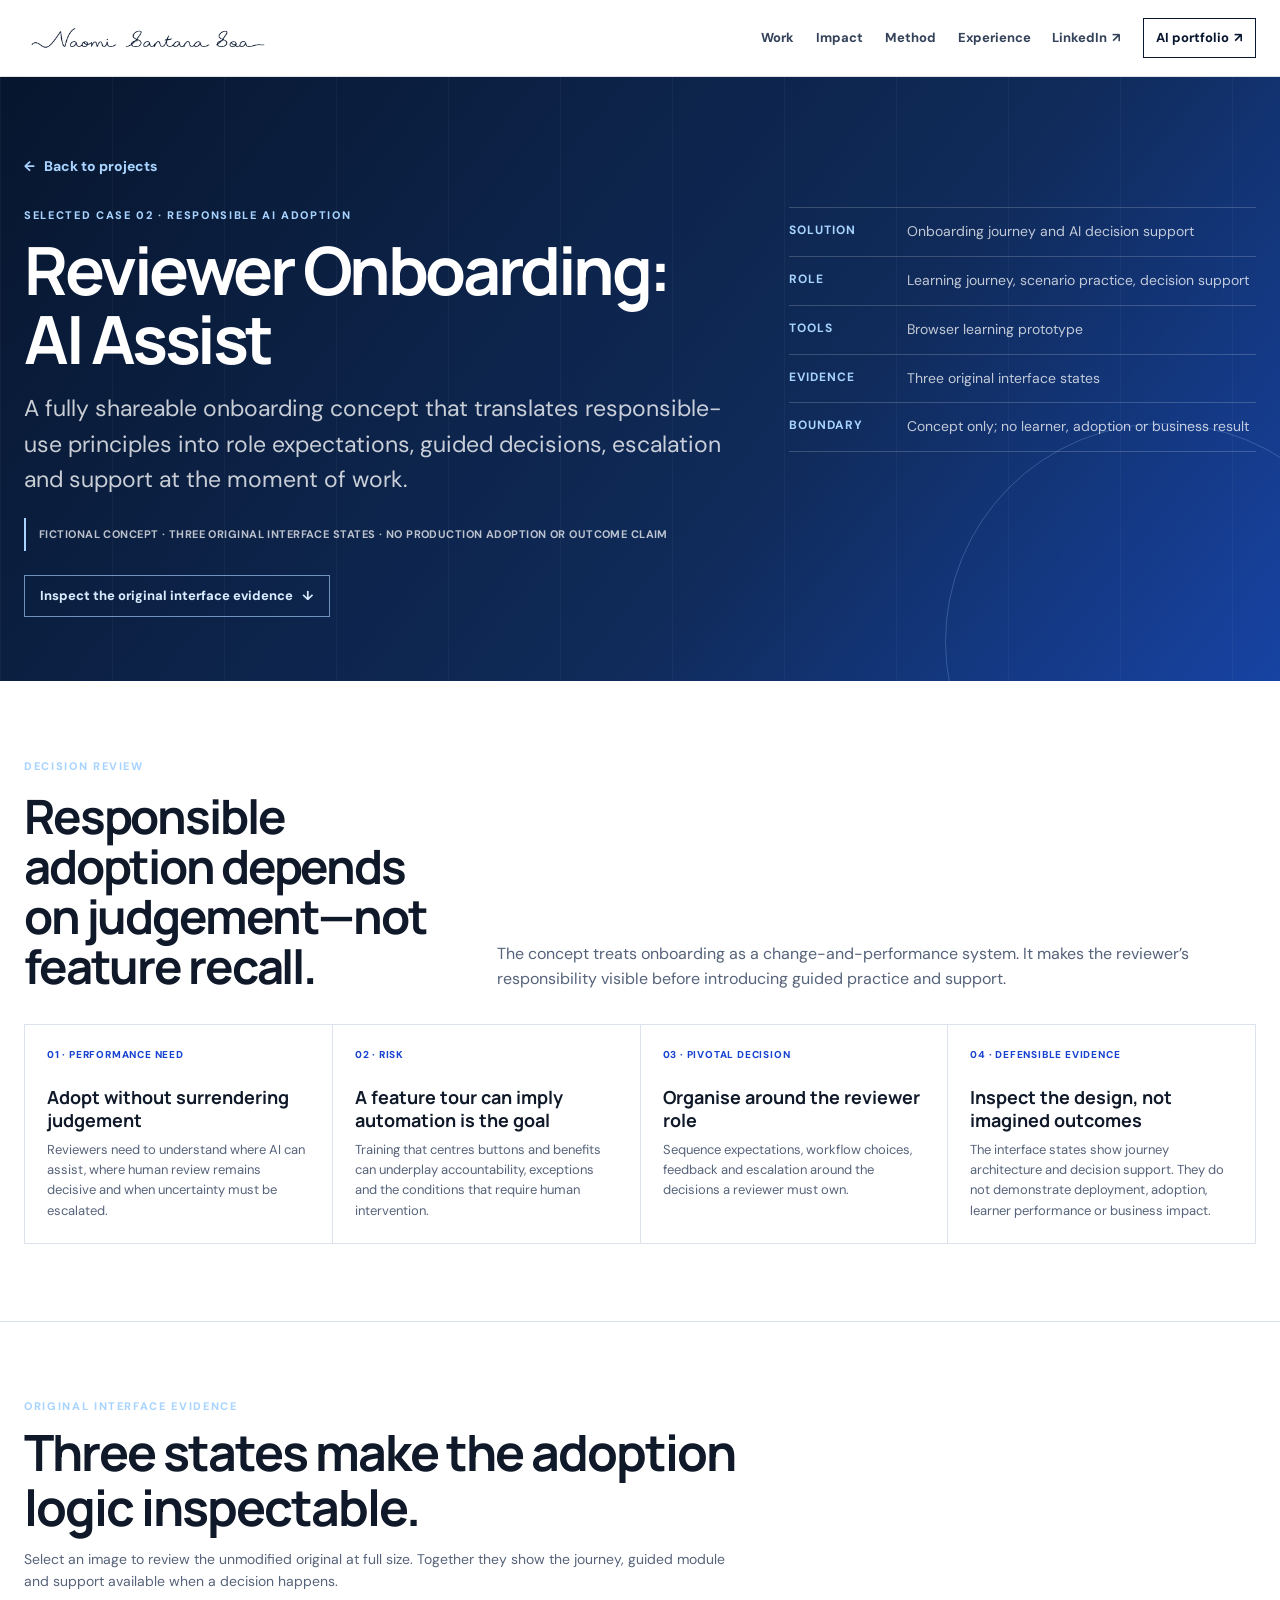
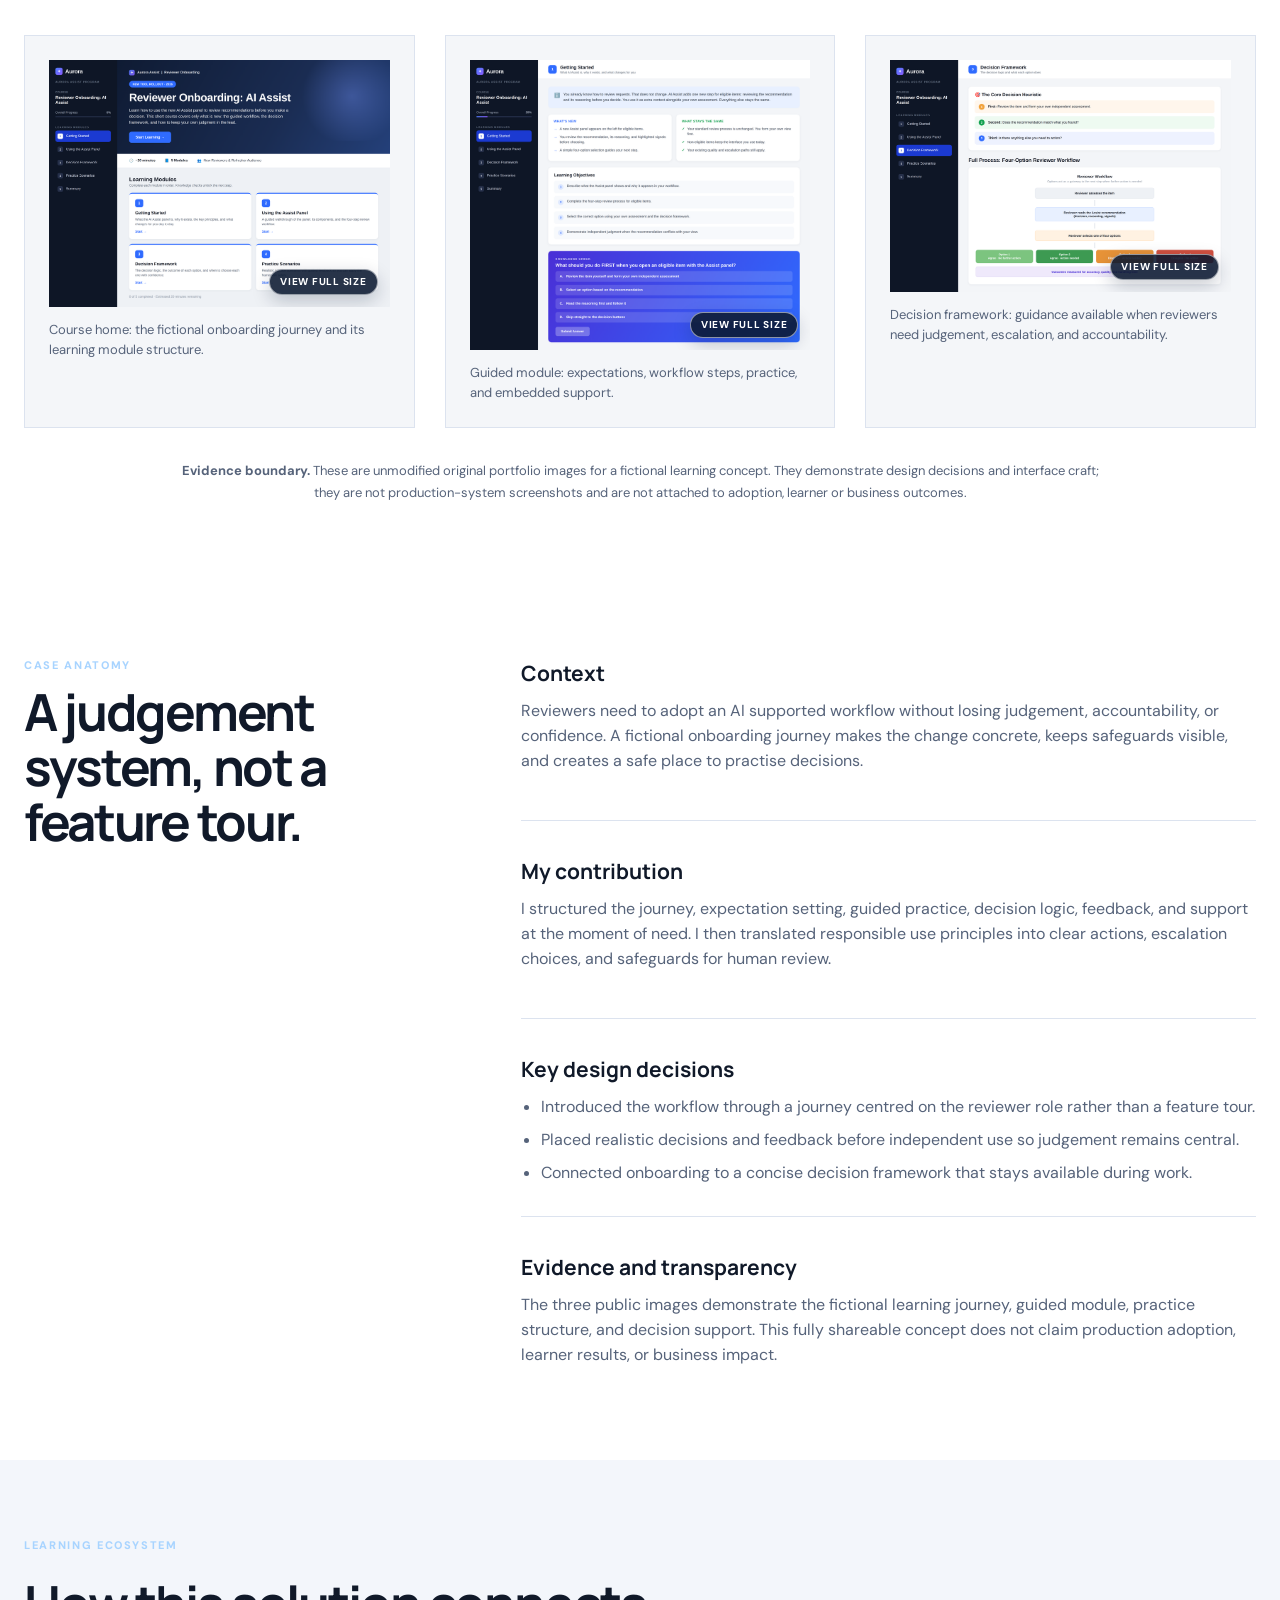
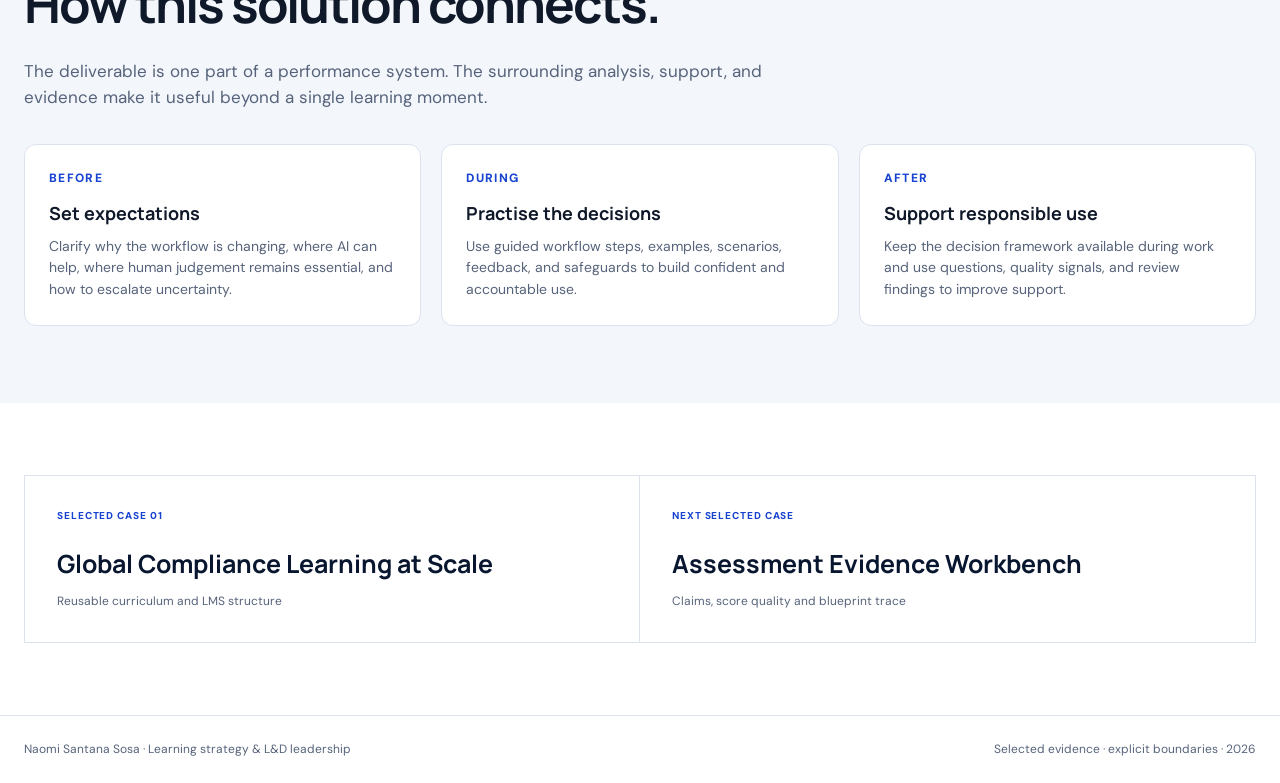
<file: projects/reviewer-onboarding-ai-assist/index.html>
<!DOCTYPE html>
<html lang="en">
<head>
  <meta charset="utf-8">
  <meta name="viewport" content="width=device-width, initial-scale=1">
  <meta name="description" content="A fictional onboarding journey that helps reviewers adopt an AI supported workflow with clear expectations, guided practice, decision support, and human accountability.">
  <title>Reviewer Onboarding: AI Assist | Naomi Santana Sosa</title>
  <link rel="icon" href="../../favicon.svg" type="image/svg+xml">
  <link rel="preconnect" href="https://fonts.googleapis.com">
  <link rel="preconnect" href="https://fonts.gstatic.com" crossorigin>
  <link href="https://fonts.googleapis.com/css2?family=DM+Sans:wght@400;500;600;700&amp;family=Manrope:wght@500;600;700;800&amp;display=swap" rel="stylesheet">
  <link rel="stylesheet" href="../../styles.css?v=20260725-selective-depth-v1">
  <link rel="stylesheet" href="../../project.css?v=20260725-selective-depth-v1">
</head>
<body class="project-page selected-case-page">
  <a class="skip-link" href="#project-main">Skip to project</a>
  <header class="site-header">
    <div class="header-inner shell">
      <a class="brand" href="../../index.html" aria-label="Naomi Santana Sosa, home">
        <img class="brand-wordmark" src="../../assets/naomi-santana-sosa-wordmark.png" width="1600" height="198" alt="" decoding="async">
      </a>
      <button class="menu-toggle" type="button" aria-expanded="false" aria-controls="site-nav">Menu</button>
      <nav class="site-nav" id="site-nav" aria-label="Primary navigation">
        <a href="../../index.html#projects">Work</a>
        <a href="../../index.html#evidence">Impact</a>
        <a href="../../index.html#assessment">Method</a>
        <a href="../../index.html#leadership">Experience</a>
        <a class="nav-external" href="https://www.linkedin.com/in/naomi-santana-sosa-797504239/" target="_blank" rel="noopener noreferrer">LinkedIn <span aria-hidden="true">↗</span></a>
        <a class="nav-external nav-ai" href="https://naosantana228-web.github.io/ai-portfolio/" target="_blank" rel="noopener noreferrer">AI portfolio <span aria-hidden="true">↗</span></a>
      </nav>
    </div>
  </header>

  <main class="project-main" id="project-main">
    <section class="project-hero">
      <div class="shell">
        <a class="project-back" href="../../index.html#projects"><span aria-hidden="true">←</span> Back to projects</a>
        <div class="project-heading">
          <div>
            <p class="section-label">Selected case 02 · Responsible AI adoption</p>
            <h1>Reviewer Onboarding: AI Assist</h1>
            <p class="project-lede">A fully shareable onboarding concept that translates responsible-use principles into role expectations, guided decisions, escalation and support at the moment of work.</p>
            <p class="case-boundary-chip">Fictional concept · three original interface states · no production adoption or outcome claim</p>
            <a class="project-proof-link" href="#interface-evidence">Inspect the original interface evidence <span aria-hidden="true">↓</span></a>
          </div>
          <ul class="project-meta">
            <li><strong>Solution</strong><span>Onboarding journey and AI decision support</span></li>
            <li><strong>Role</strong><span>Learning journey, scenario practice, decision support</span></li>
            <li><strong>Tools</strong><span>Browser learning prototype</span></li>
            <li><strong>Evidence</strong><span>Three original interface states</span></li>
            <li><strong>Boundary</strong><span>Concept only; no learner, adoption or business result</span></li>
          </ul>
        </div>
      </div>
    </section>

    <section class="decision-ledger-section" aria-labelledby="decision-ledger-title">
      <div class="shell">
        <div class="decision-ledger-head"><p class="section-label">Decision review</p><h2 id="decision-ledger-title">Responsible adoption depends on judgement—not feature recall.</h2><p>The concept treats onboarding as a change-and-performance system. It makes the reviewer’s responsibility visible before introducing guided practice and support.</p></div>
        <div class="decision-ledger-grid">
          <article><span>01 · Performance need</span><h3>Adopt without surrendering judgement</h3><p>Reviewers need to understand where AI can assist, where human review remains decisive and when uncertainty must be escalated.</p></article>
          <article><span>02 · Risk</span><h3>A feature tour can imply automation is the goal</h3><p>Training that centres buttons and benefits can underplay accountability, exceptions and the conditions that require human intervention.</p></article>
          <article><span>03 · Pivotal decision</span><h3>Organise around the reviewer role</h3><p>Sequence expectations, workflow choices, feedback and escalation around the decisions a reviewer must own.</p></article>
          <article><span>04 · Defensible evidence</span><h3>Inspect the design, not imagined outcomes</h3><p>The interface states show journey architecture and decision support. They do not demonstrate deployment, adoption, learner performance or business impact.</p></article>
        </div>
      </div>
    </section>

    <section class="project-art-section" id="interface-evidence" aria-labelledby="project-art-title">
      <div class="project-art-stack shell">
        <div class="project-art-heading">
          <p class="section-label">Original interface evidence</p>
          <h2 id="project-art-title">Three states make the adoption logic inspectable.</h2>
          <p>Select an image to review the unmodified original at full size. Together they show the journey, guided module and support available when a decision happens.</p>
        </div>
        <div class="project-evidence-gallery">
          <figure class="project-artwork project-artwork--gallery">
            <button class="image-zoom-trigger" type="button" data-lightbox-src="../../assets/originals/github/demo_home.png" data-lightbox-alt="Original GitHub portfolio course home screen for Reviewer Onboarding: AI Assist" data-lightbox-caption="Original interface state 1: the course home establishes the fictional onboarding journey and its module structure." aria-label="Enlarge original AI Assist course home">
              <picture><source srcset="../../assets/display/github/demo_home-960.webp" type="image/webp"><img src="../../assets/originals/github/demo_home.png" width="3200" height="2322" alt="Original GitHub portfolio course home screen for Reviewer Onboarding: AI Assist" loading="eager" decoding="async"></picture>
              <span class="image-zoom-cue" aria-hidden="true">View full size</span>
            </button>
            <figcaption>Course home: the fictional onboarding journey and its learning module structure.</figcaption>
          </figure>
          <figure class="project-artwork project-artwork--gallery">
            <button class="image-zoom-trigger" type="button" data-lightbox-src="../../assets/originals/github/demo_module.png" data-lightbox-alt="Original GitHub portfolio module screen showing guided AI Assist learning and practice" data-lightbox-caption="Original interface state 2: the guided module connects expectations, workflow steps, practice and embedded support." aria-label="Enlarge original AI Assist guided module">
              <picture><source srcset="../../assets/display/github/demo_module-960.webp" type="image/webp"><img src="../../assets/originals/github/demo_module.png" width="3200" height="2728" alt="Original GitHub portfolio module screen showing guided AI Assist learning and practice" loading="lazy" decoding="async"></picture>
              <span class="image-zoom-cue" aria-hidden="true">View full size</span>
            </button>
            <figcaption>Guided module: expectations, workflow steps, practice, and embedded support.</figcaption>
          </figure>
          <figure class="project-artwork project-artwork--gallery">
            <button class="image-zoom-trigger" type="button" data-lightbox-src="../../assets/originals/github/demo_decision.png" data-lightbox-alt="Original GitHub portfolio decision framework for accountable use of AI Assist" data-lightbox-caption="Original interface state 3: a concise framework keeps judgement, escalation and human accountability available during work." aria-label="Enlarge original AI Assist decision framework">
              <picture><source srcset="../../assets/display/github/demo_decision-960.webp" type="image/webp"><img src="../../assets/originals/github/demo_decision.png" width="3200" height="2182" alt="Original GitHub portfolio decision framework for accountable use of AI Assist" loading="lazy" decoding="async"></picture>
              <span class="image-zoom-cue" aria-hidden="true">View full size</span>
            </button>
            <figcaption>Decision framework: guidance available when reviewers need judgement, escalation, and accountability.</figcaption>
          </figure>
        </div>
        <p class="artifact-attribution"><strong>Evidence boundary.</strong> These are unmodified original portfolio images for a fictional learning concept. They demonstrate design decisions and interface craft; they are not production-system screenshots and are not attached to adoption, learner or business outcomes.</p>
      </div>
    </section>
    <section class="project-story">
      <div class="story-grid shell">
        <div><p class="section-label">Case anatomy</p><h2>A judgement system, not a feature tour.</h2></div>
        <div class="story-sections">
          <article class="story-section"><h3>Context</h3><p>Reviewers need to adopt an AI supported workflow without losing judgement, accountability, or confidence. A fictional onboarding journey makes the change concrete, keeps safeguards visible, and creates a safe place to practise decisions.</p></article>
          <article class="story-section"><h3>My contribution</h3><p>I structured the journey, expectation setting, guided practice, decision logic, feedback, and support at the moment of need. I then translated responsible use principles into clear actions, escalation choices, and safeguards for human review.</p></article>
          <article class="story-section"><h3>Key design decisions</h3><ul><li>Introduced the workflow through a journey centred on the reviewer role rather than a feature tour.</li><li>Placed realistic decisions and feedback before independent use so judgement remains central.</li><li>Connected onboarding to a concise decision framework that stays available during work.</li></ul></article>
          <article class="story-section"><h3>Evidence and transparency</h3><p>The three public images demonstrate the fictional learning journey, guided module, practice structure, and decision support. This fully shareable concept does not claim production adoption, learner results, or business impact.</p></article>
        </div>
      </div>
    </section>

    <section class="ecosystem-section">
      <div class="shell">
        <p class="section-label">Learning ecosystem</p>
        <h2>How this solution connects.</h2>
        <p class="ecosystem-intro">The deliverable is one part of a performance system. The surrounding analysis, support, and evidence make it useful beyond a single learning moment.</p>
        <div class="ecosystem-grid">
          <article class="ecosystem-card"><span>Before</span><h3>Set expectations</h3><p>Clarify why the workflow is changing, where AI can help, where human judgement remains essential, and how to escalate uncertainty.</p></article>
          <article class="ecosystem-card"><span>During</span><h3>Practise the decisions</h3><p>Use guided workflow steps, examples, scenarios, feedback, and safeguards to build confident and accountable use.</p></article>
          <article class="ecosystem-card"><span>After</span><h3>Support responsible use</h3><p>Keep the decision framework available during work and use questions, quality signals, and review findings to improve support.</p></article>
        </div>
      </div>
    </section>

    <nav class="case-navigation shell" aria-label="Continue reviewing selected learning cases">
      <a href="../global-compliance-learning/"><span>Selected case 01</span><strong>Global Compliance Learning at Scale</strong><small>Reusable curriculum and LMS structure</small></a>
      <a href="../../index.html#assessment"><span>Next selected case</span><strong>Assessment Evidence Workbench</strong><small>Claims, score quality and blueprint trace</small></a>
    </nav>
  </main>

  <dialog class="image-lightbox" data-image-lightbox aria-labelledby="image-lightbox-caption">
    <div class="image-lightbox-panel">
      <button class="image-lightbox-close" type="button" data-image-lightbox-close>Close</button>
      <img data-image-lightbox-image src="../../assets/originals/github/demo_home.png" alt="">
      <p id="image-lightbox-caption" data-image-lightbox-caption></p>
    </div>
  </dialog>

  <footer class="project-footer"><div class="project-footer-inner shell"><span>Naomi Santana Sosa · Learning strategy &amp; L&amp;D leadership</span><span>Selected evidence · explicit boundaries · 2026</span></div></footer>
  <script src="../../script.js?v=20260725-selective-depth-v1"></script>
</body>
</html>
</file>
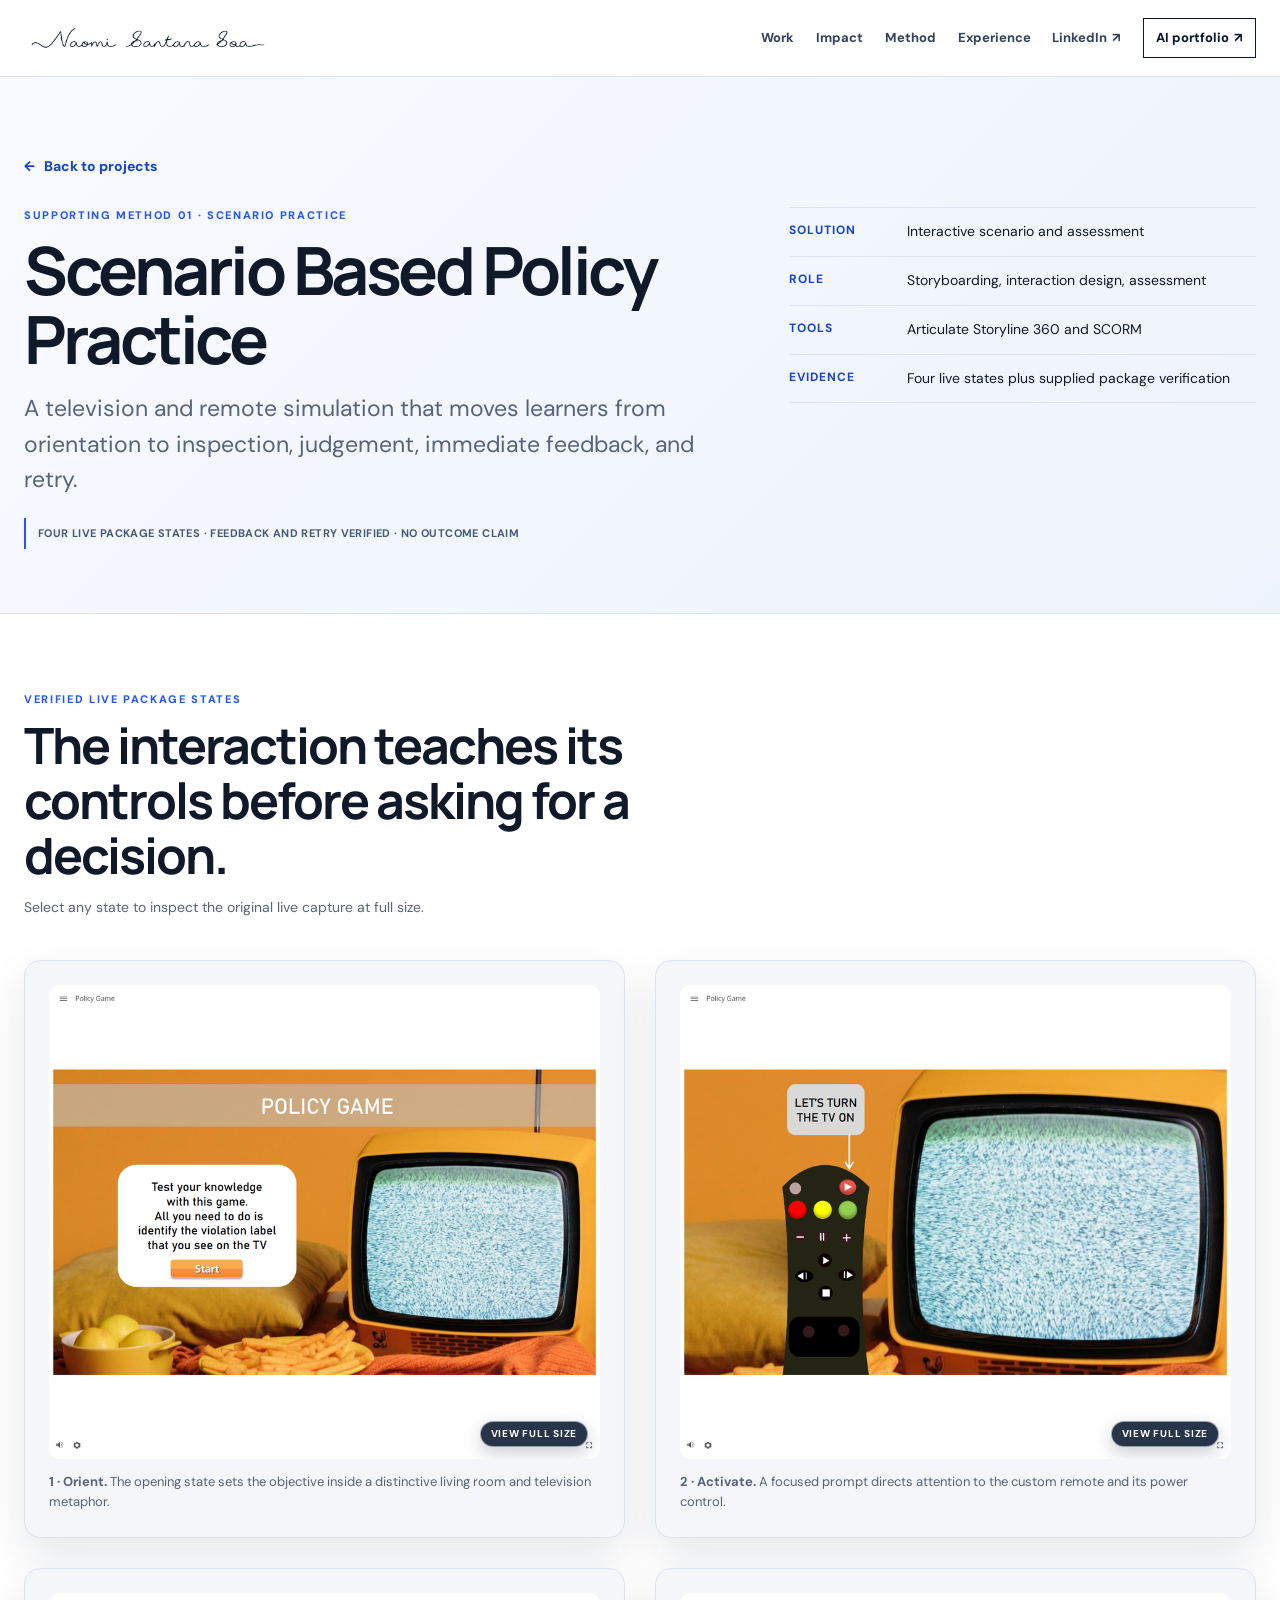
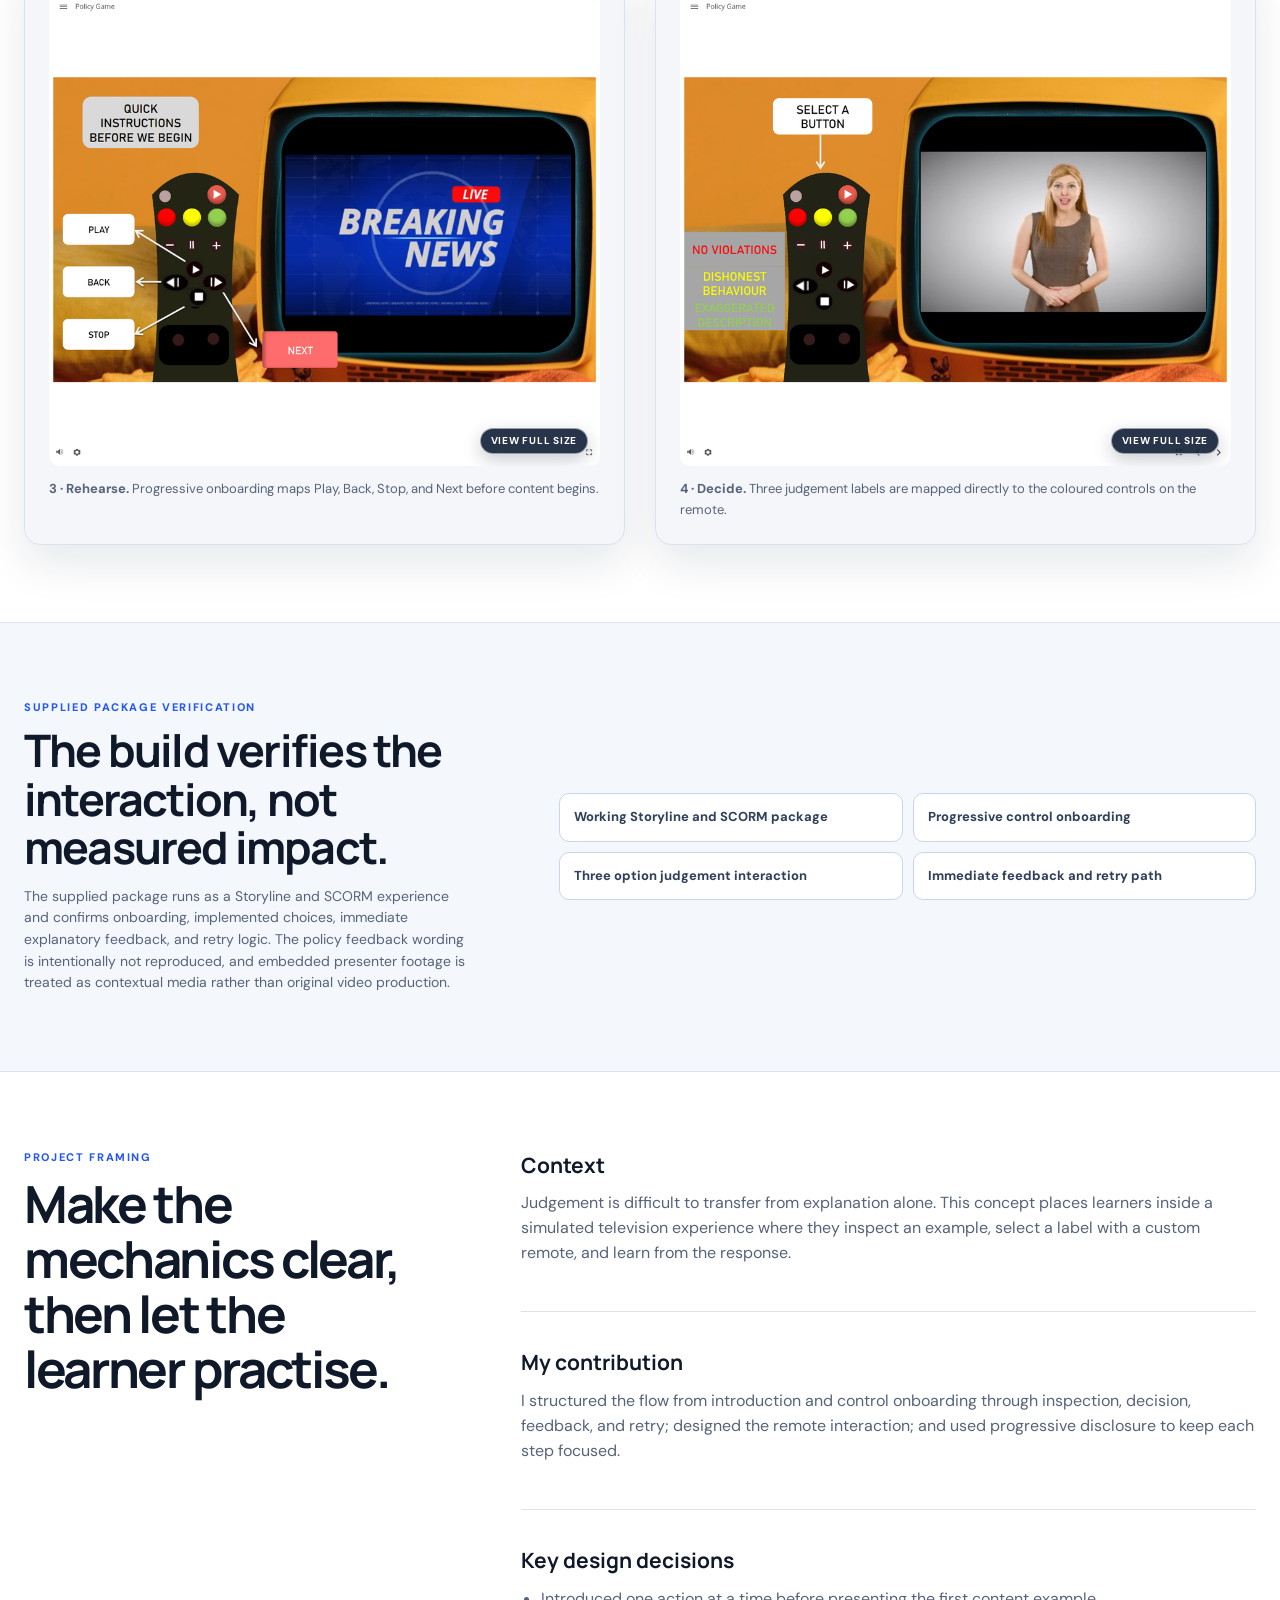
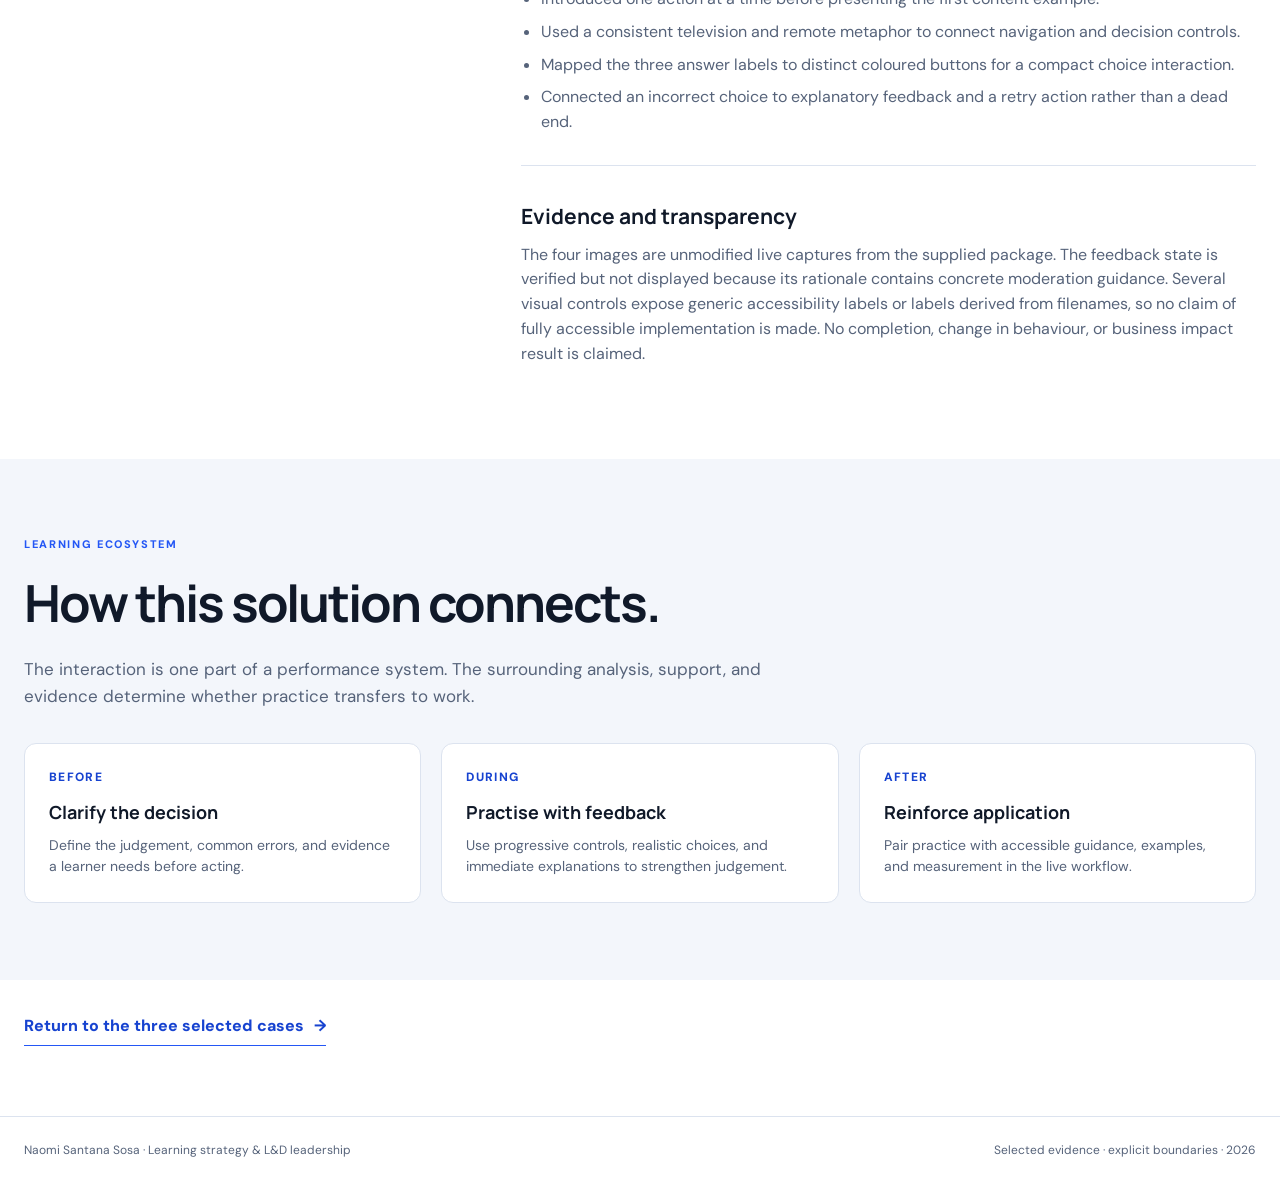
<file: projects/scenario-based-policy-practice/index.html>
<!DOCTYPE html>
<html lang="en">
<head>
  <meta charset="utf-8">
  <meta name="viewport" content="width=device-width, initial-scale=1">
  <meta name="description" content="A television and remote simulation that helps learners inspect an example, choose a judgement label, and learn through immediate feedback and retry logic.">
  <title>Scenario Based Policy Practice | Naomi Santana Sosa</title>
  <link rel="icon" href="../../favicon.svg" type="image/svg+xml">
  <link rel="preconnect" href="https://fonts.googleapis.com">
  <link rel="preconnect" href="https://fonts.gstatic.com" crossorigin>
  <link href="https://fonts.googleapis.com/css2?family=DM+Sans:wght@400;500;600;700&amp;family=Manrope:wght@500;600;700;800&amp;display=swap" rel="stylesheet">
  <link rel="stylesheet" href="../../styles.css?v=20260725-selective-depth-v1">
  <link rel="stylesheet" href="../../project.css?v=20260725-selective-depth-v1">
</head>
<body class="project-page supporting-case-page">
  <a class="skip-link" href="#project-main">Skip to project</a>
  <header class="site-header">
    <div class="header-inner shell">
      <a class="brand" href="../../index.html" aria-label="Naomi Santana Sosa, home">
        <img class="brand-wordmark" src="../../assets/naomi-santana-sosa-wordmark.png" width="1600" height="198" alt="" decoding="async">
      </a>
      <button class="menu-toggle" type="button" aria-expanded="false" aria-controls="site-nav">Menu</button>
      <nav class="site-nav" id="site-nav" aria-label="Primary navigation">
        <a href="../../index.html#projects">Work</a>
        <a href="../../index.html#evidence">Impact</a>
        <a href="../../index.html#assessment">Method</a>
        <a href="../../index.html#leadership">Experience</a>
        <a class="nav-external" href="https://www.linkedin.com/in/naomi-santana-sosa-797504239/" target="_blank" rel="noopener noreferrer">LinkedIn <span aria-hidden="true">↗</span></a>
        <a class="nav-external nav-ai" href="https://naosantana228-web.github.io/ai-portfolio/" target="_blank" rel="noopener noreferrer">AI portfolio <span aria-hidden="true">↗</span></a>
      </nav>
    </div>
  </header>

  <main class="project-main" id="project-main">
    <section class="project-hero">
      <div class="shell">
        <a class="project-back" href="../../index.html#projects"><span aria-hidden="true">←</span> Back to projects</a>
        <div class="project-heading">
          <div>
            <p class="section-label">Supporting method 01 · Scenario practice</p>
            <h1>Scenario Based Policy Practice</h1>
            <p class="project-lede">A television and remote simulation that moves learners from orientation to inspection, judgement, immediate feedback, and retry.</p>
            <p class="supporting-boundary">Four live package states · feedback and retry verified · no outcome claim</p>
          </div>
          <ul class="project-meta">
            <li><strong>Solution</strong><span>Interactive scenario and assessment</span></li>
            <li><strong>Role</strong><span>Storyboarding, interaction design, assessment</span></li>
            <li><strong>Tools</strong><span>Articulate Storyline 360 and SCORM</span></li>
            <li><strong>Evidence</strong><span>Four live states plus supplied package verification</span></li>
          </ul>
        </div>
      </div>
    </section>

    <section class="project-art-section" aria-labelledby="project-art-title">
      <div class="project-art-stack shell">
        <div class="project-art-heading">
          <p class="section-label">Verified live package states</p>
          <h2 id="project-art-title">The interaction teaches its controls before asking for a decision.</h2>
          <p>Select any state to inspect the original live capture at full size.</p>
        </div>
        <div class="project-evidence-gallery project-evidence-gallery--public-pair policy-game-gallery">
          <figure class="project-artwork project-artwork--gallery">
            <button class="image-zoom-trigger" type="button" data-lightbox-src="../../assets/source-files/policy-game/start-live.webp" data-lightbox-alt="Live Policy Game start screen with an orange living room, television, instructions, and Start control" data-lightbox-caption="Live state 1: the opening screen establishes the game objective and Start action." aria-label="Enlarge Policy Game opening state">
              <img src="../../assets/source-files/policy-game/start-live.webp" width="893" height="768" alt="Live Policy Game start screen with an orange living room, television, instructions, and Start control" loading="eager" decoding="async">
              <span class="image-zoom-cue" aria-hidden="true">View full size</span>
            </button>
            <figcaption><strong>1 · Orient.</strong> The opening state sets the objective inside a distinctive living room and television metaphor.</figcaption>
          </figure>

          <figure class="project-artwork project-artwork--gallery">
            <button class="image-zoom-trigger" type="button" data-lightbox-src="../../assets/source-files/policy-game/turn-on-tv-live.webp" data-lightbox-alt="Live Policy Game instruction screen prompting the learner to turn on the television with the remote" data-lightbox-caption="Live state 2: the learner is directed to use the custom remote to turn on the television." aria-label="Enlarge Policy Game television instruction state">
              <img src="../../assets/source-files/policy-game/turn-on-tv-live.webp" width="893" height="768" alt="Live Policy Game instruction screen prompting the learner to turn on the television with the remote" loading="lazy" decoding="async">
              <span class="image-zoom-cue" aria-hidden="true">View full size</span>
            </button>
            <figcaption><strong>2 · Activate.</strong> A focused prompt directs attention to the custom remote and its power control.</figcaption>
          </figure>

          <figure class="project-artwork project-artwork--gallery">
            <button class="image-zoom-trigger" type="button" data-lightbox-src="../../assets/source-files/policy-game/remote-instructions-live.webp" data-lightbox-alt="Live Policy Game instruction state explaining Play, Back, Stop, and Next controls around the custom remote" data-lightbox-caption="Live state 3: progressive onboarding explains the remote controls before the first example." aria-label="Enlarge Policy Game remote instruction state">
              <img src="../../assets/source-files/policy-game/remote-instructions-live.webp" width="893" height="768" alt="Live Policy Game instruction state explaining Play, Back, Stop, and Next controls around the custom remote" loading="lazy" decoding="async">
              <span class="image-zoom-cue" aria-hidden="true">View full size</span>
            </button>
            <figcaption><strong>3 · Rehearse.</strong> Progressive onboarding maps Play, Back, Stop, and Next before content begins.</figcaption>
          </figure>

          <figure class="project-artwork project-artwork--gallery">
            <button class="image-zoom-trigger" type="button" data-lightbox-src="../../assets/source-files/policy-game/choice-state-live.webp" data-lightbox-alt="Live Policy Game decision state with three judgement labels mapped to coloured remote buttons" data-lightbox-caption="Live state 4: three generic judgement labels are mapped to distinct coloured controls." aria-label="Enlarge Policy Game decision state">
              <img src="../../assets/source-files/policy-game/choice-state-live.webp" width="893" height="768" alt="Live Policy Game decision state with three judgement labels mapped to coloured remote buttons" loading="lazy" decoding="async">
              <span class="image-zoom-cue" aria-hidden="true">View full size</span>
            </button>
            <figcaption><strong>4 · Decide.</strong> Three judgement labels are mapped directly to the coloured controls on the remote.</figcaption>
          </figure>
        </div>
      </div>
    </section>

    <section class="source-evidence-section" aria-labelledby="source-evidence-title">
      <div class="source-evidence-shell shell">
        <div>
          <p class="section-label">Supplied package verification</p>
          <h2 id="source-evidence-title">The build verifies the interaction, not measured impact.</h2>
          <p>The supplied package runs as a Storyline and SCORM experience and confirms onboarding, implemented choices, immediate explanatory feedback, and retry logic. The policy feedback wording is intentionally not reproduced, and embedded presenter footage is treated as contextual media rather than original video production.</p>
        </div>
        <ul>
          <li>Working Storyline and SCORM package</li>
          <li>Progressive control onboarding</li>
          <li>Three option judgement interaction</li>
          <li>Immediate feedback and retry path</li>
        </ul>
      </div>
    </section>

    <section class="project-story">
      <div class="story-grid shell">
        <div><p class="section-label">Project framing</p><h2>Make the mechanics clear, then let the learner practise.</h2></div>
        <div class="story-sections">
          <article class="story-section"><h3>Context</h3><p>Judgement is difficult to transfer from explanation alone. This concept places learners inside a simulated television experience where they inspect an example, select a label with a custom remote, and learn from the response.</p></article>
          <article class="story-section"><h3>My contribution</h3><p>I structured the flow from introduction and control onboarding through inspection, decision, feedback, and retry; designed the remote interaction; and used progressive disclosure to keep each step focused.</p></article>
          <article class="story-section"><h3>Key design decisions</h3><ul><li>Introduced one action at a time before presenting the first content example.</li><li>Used a consistent television and remote metaphor to connect navigation and decision controls.</li><li>Mapped the three answer labels to distinct coloured buttons for a compact choice interaction.</li><li>Connected an incorrect choice to explanatory feedback and a retry action rather than a dead end.</li></ul></article>
          <article class="story-section"><h3>Evidence and transparency</h3><p>The four images are unmodified live captures from the supplied package. The feedback state is verified but not displayed because its rationale contains concrete moderation guidance. Several visual controls expose generic accessibility labels or labels derived from filenames, so no claim of fully accessible implementation is made. No completion, change in behaviour, or business impact result is claimed.</p></article>
        </div>
      </div>
    </section>

    <section class="ecosystem-section">
      <div class="shell">
        <p class="section-label">Learning ecosystem</p>
        <h2>How this solution connects.</h2>
        <p class="ecosystem-intro">The interaction is one part of a performance system. The surrounding analysis, support, and evidence determine whether practice transfers to work.</p>
        <div class="ecosystem-grid">
          <article class="ecosystem-card"><span>Before</span><h3>Clarify the decision</h3><p>Define the judgement, common errors, and evidence a learner needs before acting.</p></article>
          <article class="ecosystem-card"><span>During</span><h3>Practise with feedback</h3><p>Use progressive controls, realistic choices, and immediate explanations to strengthen judgement.</p></article>
          <article class="ecosystem-card"><span>After</span><h3>Reinforce application</h3><p>Pair practice with accessible guidance, examples, and measurement in the live workflow.</p></article>
        </div>
      </div>
    </section>
    <p class="supporting-route-back shell"><a href="../../index.html#projects">Return to the three selected cases <span aria-hidden="true">→</span></a></p>
  </main>

  <dialog class="image-lightbox" data-image-lightbox aria-labelledby="image-lightbox-caption">
    <div class="image-lightbox-panel">
      <button class="image-lightbox-close" type="button" data-image-lightbox-close>Close</button>
      <img data-image-lightbox-image src="../../assets/source-files/policy-game/start-live.webp" alt="">
      <p id="image-lightbox-caption" data-image-lightbox-caption></p>
    </div>
  </dialog>

  <footer class="project-footer"><div class="project-footer-inner shell"><span>Naomi Santana Sosa · Learning strategy &amp; L&amp;D leadership</span><span>Selected evidence · explicit boundaries · 2026</span></div></footer>
  <script src="../../script.js?v=20260725-selective-depth-v1"></script>
</body>
</html>
</file>
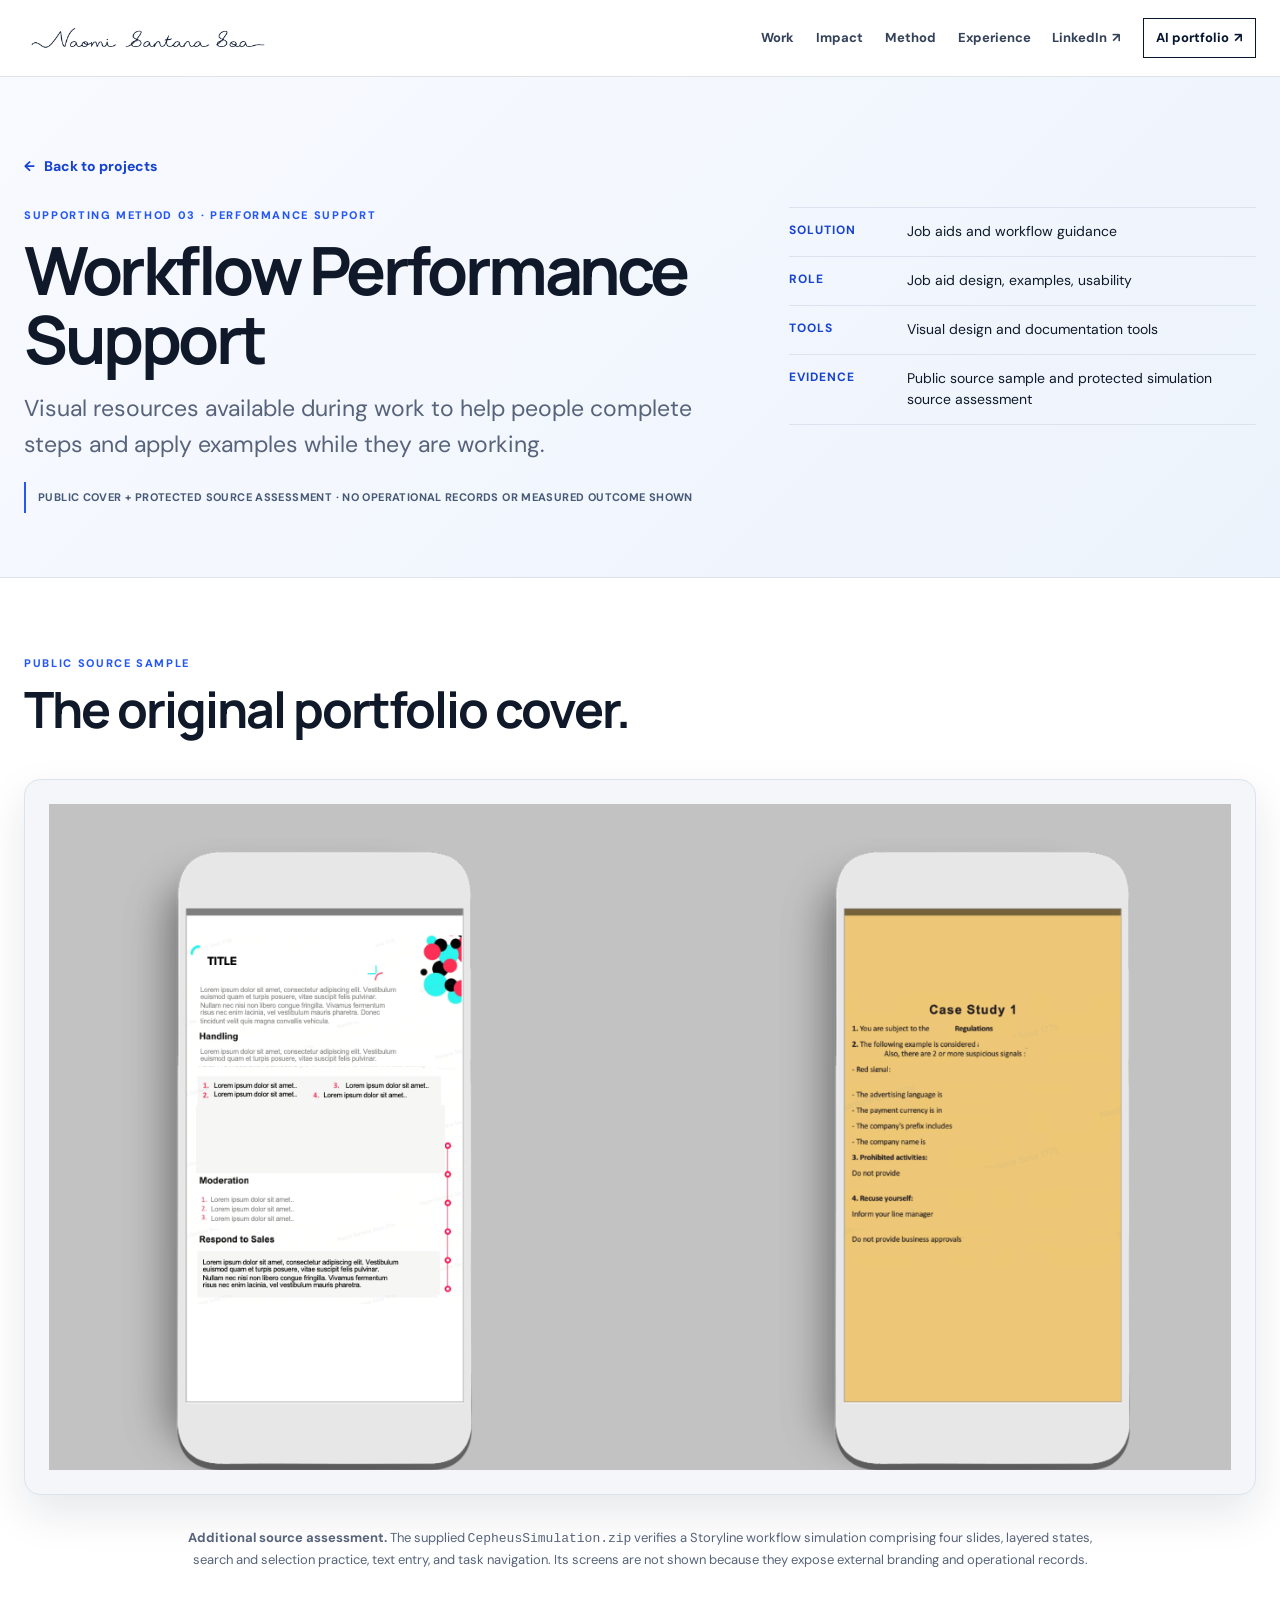
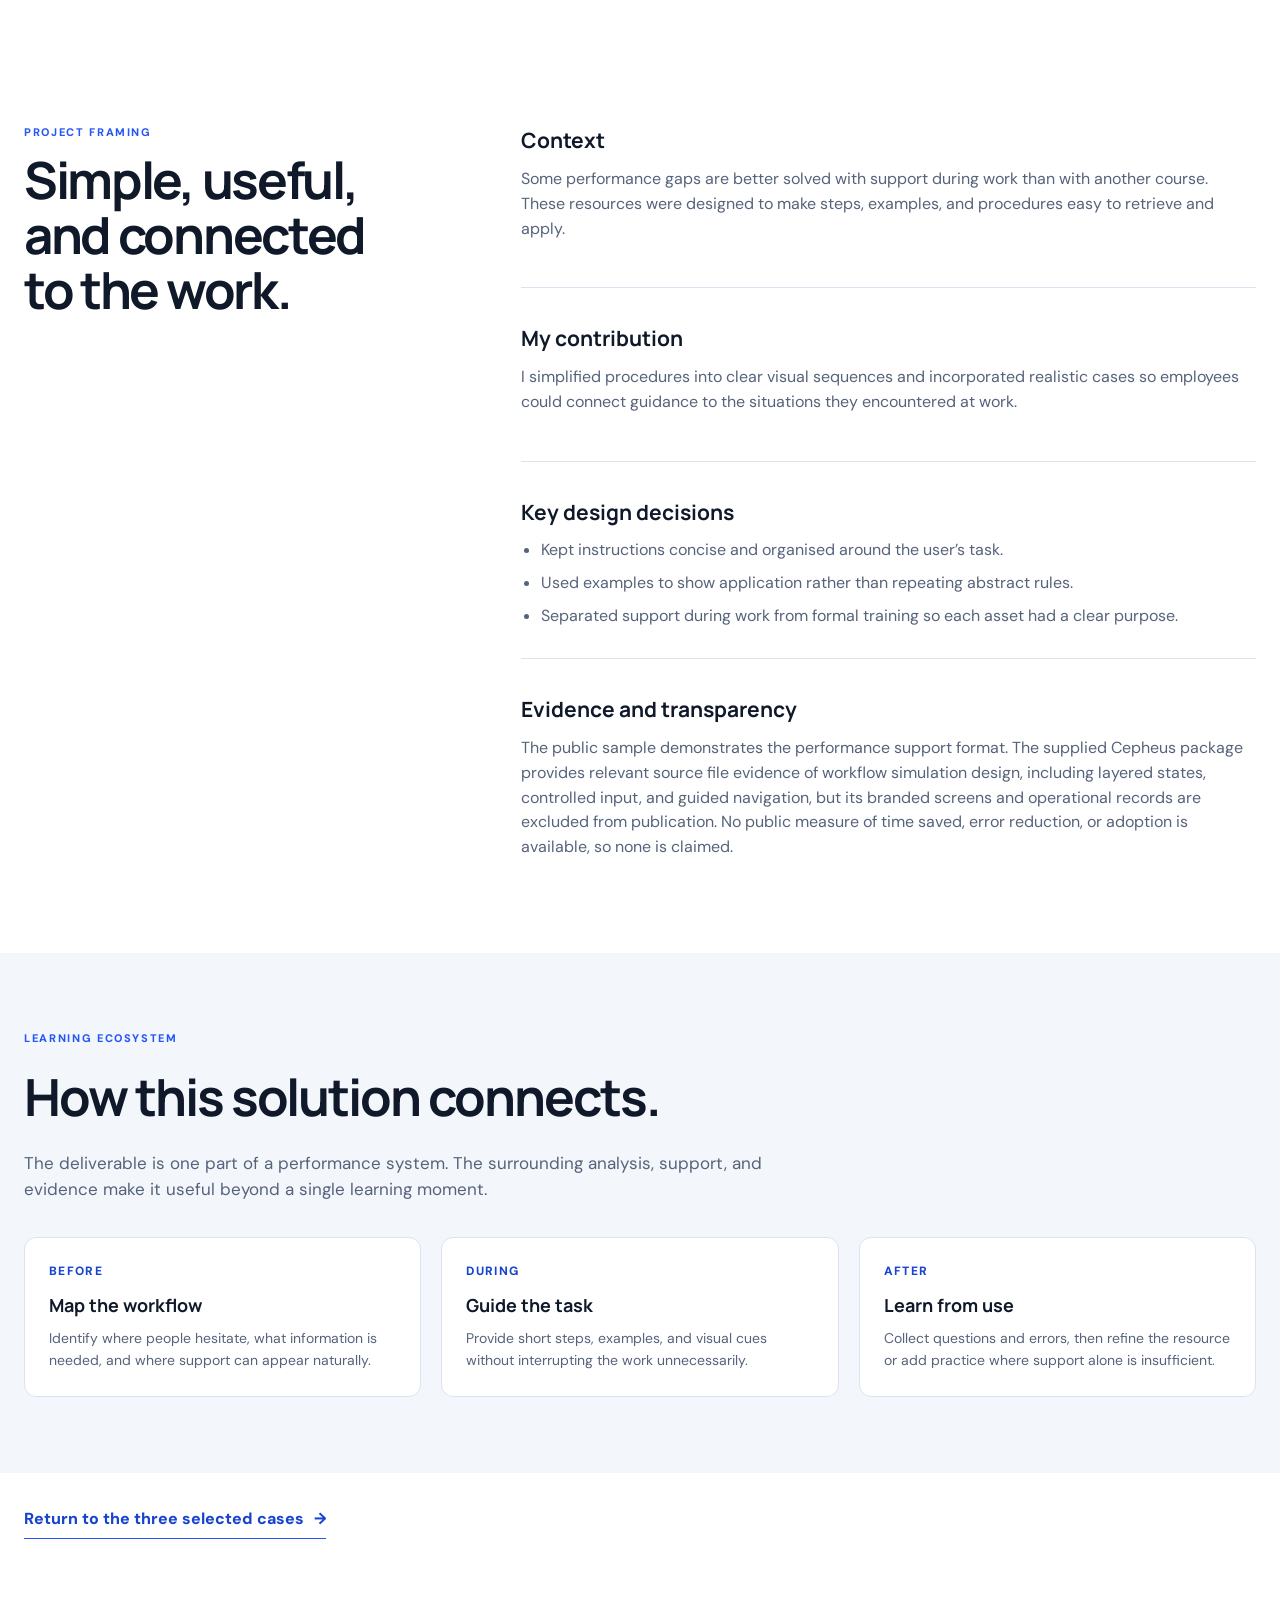
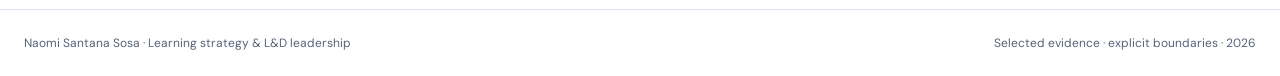
<file: projects/workflow-performance-support/index.html>
<!DOCTYPE html>
<html lang="en">
<head>
  <meta charset="utf-8">
  <meta name="viewport" content="width=device-width, initial-scale=1">
  <meta name="description" content="Visual resources available during work to help people complete steps and apply examples while they are working.">
  <title>Workflow Performance Support | Naomi Santana Sosa</title>
  <link rel="icon" href="../../favicon.svg" type="image/svg+xml">
  <link rel="preconnect" href="https://fonts.googleapis.com">
  <link rel="preconnect" href="https://fonts.gstatic.com" crossorigin>
  <link href="https://fonts.googleapis.com/css2?family=DM+Sans:wght@400;500;600;700&amp;family=Manrope:wght@500;600;700;800&amp;display=swap" rel="stylesheet">
  <link rel="stylesheet" href="../../styles.css?v=20260725-selective-depth-v1">
  <link rel="stylesheet" href="../../project.css?v=20260725-selective-depth-v1">
</head>
<body class="project-page supporting-case-page">
  <a class="skip-link" href="#project-main">Skip to project</a>
  <header class="site-header">
    <div class="header-inner shell">
      <a class="brand" href="../../index.html" aria-label="Naomi Santana Sosa, home">
        <img class="brand-wordmark" src="../../assets/naomi-santana-sosa-wordmark.png" width="1600" height="198" alt="" decoding="async">
      </a>
      <button class="menu-toggle" type="button" aria-expanded="false" aria-controls="site-nav">Menu</button>
      <nav class="site-nav" id="site-nav" aria-label="Primary navigation">
        <a href="../../index.html#projects">Work</a>
        <a href="../../index.html#evidence">Impact</a>
        <a href="../../index.html#assessment">Method</a>
        <a href="../../index.html#leadership">Experience</a>
        <a class="nav-external" href="https://www.linkedin.com/in/naomi-santana-sosa-797504239/" target="_blank" rel="noopener noreferrer">LinkedIn <span aria-hidden="true">↗</span></a>
        <a class="nav-external nav-ai" href="https://naosantana228-web.github.io/ai-portfolio/" target="_blank" rel="noopener noreferrer">AI portfolio <span aria-hidden="true">↗</span></a>
      </nav>
    </div>
  </header>

  <main class="project-main" id="project-main">
    <section class="project-hero">
      <div class="shell">
        <a class="project-back" href="../../index.html#projects"><span aria-hidden="true">←</span> Back to projects</a>
        <div class="project-heading">
          <div>
            <p class="section-label">Supporting method 03 · Performance support</p>
            <h1>Workflow Performance Support</h1>
            <p class="project-lede">Visual resources available during work to help people complete steps and apply examples while they are working.</p>
            <p class="supporting-boundary">Public cover + protected source assessment · no operational records or measured outcome shown</p>
          </div>
          <ul class="project-meta">
            <li><strong>Solution</strong><span>Job aids and workflow guidance</span></li>
            <li><strong>Role</strong><span>Job aid design, examples, usability</span></li>
            <li><strong>Tools</strong><span>Visual design and documentation tools</span></li>
            <li><strong>Evidence</strong><span>Public source sample and protected simulation source assessment</span></li>
          </ul>
        </div>
      </div>
    </section>

    <section class="project-art-section" aria-labelledby="project-art-title">
      <div class="project-art-stack shell">
        <div class="project-art-heading">
          <p class="section-label">Public source sample</p>
          <h2 id="project-art-title">The original portfolio cover.</h2>
        </div>
        <figure class="project-artwork">
          <img src="../../assets/originals/adobe/visual-aids.png" width="1358" height="765" alt="Original Adobe Portfolio cover for the Visual Aids project" loading="lazy" decoding="async">
        </figure>
        <p class="artifact-attribution"><strong>Additional source assessment.</strong> The supplied <code>CepheusSimulation.zip</code> verifies a Storyline workflow simulation comprising four slides, layered states, search and selection practice, text entry, and task navigation. Its screens are not shown because they expose external branding and operational records.</p>
      </div>
    </section>
    <section class="project-story">
      <div class="story-grid shell">
        <div><p class="section-label">Project framing</p><h2>Simple, useful, and connected to the work.</h2></div>
        <div class="story-sections">
          <article class="story-section"><h3>Context</h3><p>Some performance gaps are better solved with support during work than with another course. These resources were designed to make steps, examples, and procedures easy to retrieve and apply.</p></article>
          <article class="story-section"><h3>My contribution</h3><p>I simplified procedures into clear visual sequences and incorporated realistic cases so employees could connect guidance to the situations they encountered at work.</p></article>
          <article class="story-section"><h3>Key design decisions</h3><ul><li>Kept instructions concise and organised around the user’s task.</li><li>Used examples to show application rather than repeating abstract rules.</li><li>Separated support during work from formal training so each asset had a clear purpose.</li></ul></article>
          <article class="story-section"><h3>Evidence and transparency</h3><p>The public sample demonstrates the performance support format. The supplied Cepheus package provides relevant source file evidence of workflow simulation design, including layered states, controlled input, and guided navigation, but its branded screens and operational records are excluded from publication. No public measure of time saved, error reduction, or adoption is available, so none is claimed.</p></article>
        </div>
      </div>
    </section>

    <section class="ecosystem-section">
      <div class="shell">
        <p class="section-label">Learning ecosystem</p>
        <h2>How this solution connects.</h2>
        <p class="ecosystem-intro">The deliverable is one part of a performance system. The surrounding analysis, support, and evidence make it useful beyond a single learning moment.</p>
        <div class="ecosystem-grid">
          <article class="ecosystem-card"><span>Before</span><h3>Map the workflow</h3><p>Identify where people hesitate, what information is needed, and where support can appear naturally.</p></article>
          <article class="ecosystem-card"><span>During</span><h3>Guide the task</h3><p>Provide short steps, examples, and visual cues without interrupting the work unnecessarily.</p></article>
          <article class="ecosystem-card"><span>After</span><h3>Learn from use</h3><p>Collect questions and errors, then refine the resource or add practice where support alone is insufficient.</p></article>
        </div>
      </div>
    </section>
    <p class="supporting-route-back shell"><a href="../../index.html#projects">Return to the three selected cases <span aria-hidden="true">→</span></a></p>
  </main>

  <footer class="project-footer"><div class="project-footer-inner shell"><span>Naomi Santana Sosa · Learning strategy &amp; L&amp;D leadership</span><span>Selected evidence · explicit boundaries · 2026</span></div></footer>
  <script src="../../script.js?v=20260725-selective-depth-v1"></script>
</body>
</html>
</file>
<file: styles.css>
:root {
  --ink: #101929;
  --ink-soft: #263349;
  --navy: #08172f;
  --blue: #2457f5;
  --blue-strong: #1743d0;
  --blue-pale: #eaf0ff;
  --cyan: #4ac7e8;
  --gold: #d1a13b;
  --paper: #ffffff;
  --mist: #f3f6fb;
  --line: #dce3ef;
  --muted: #56637a;
  --success: #08794f;
  --max: 1260px;
  --shadow: 0 18px 44px rgba(12, 28, 61, 0.1);
  --ease: cubic-bezier(0.23, 1, 0.32, 1);
}

* {
  box-sizing: border-box;
}

html {
  scroll-behavior: smooth;
  scroll-padding-top: 92px;
}

body {
  margin: 0;
  color: var(--ink);
  background: var(--mist);
  font-family: Inter, 'Segoe UI', Helvetica, Arial, sans-serif;
  line-height: 1.55;
  -webkit-font-smoothing: antialiased;
}

img {
  display: block;
  max-width: 100%;
}

a {
  color: inherit;
  text-decoration: none;
}

button,
input,
textarea,
select {
  font: inherit;
}

a:focus-visible,
button:focus-visible,
summary:focus-visible {
  outline: 3px solid var(--cyan);
  outline-offset: 4px;
}

h1,
h2,
h3,
h4,
p {
  margin-top: 0;
}

h1,
h2,
h3,
h4 {
  font-family: Inter, 'Segoe UI', Helvetica, Arial, sans-serif;
}

.skip-link {
  position: fixed;
  width: 1px;
  height: 1px;
  padding: 0;
  margin: -1px;
  overflow: hidden;
  clip: rect(0, 0, 0, 0);
  white-space: nowrap;
  border: 0;
}

.skip-link:focus,
.skip-link:focus-visible {
  top: 12px;
  left: 12px;
  z-index: 100;
  width: auto;
  height: auto;
  margin: 0;
  overflow: visible;
  clip: auto;
  white-space: normal;
  background: var(--paper);
  color: var(--navy);
  padding: 10px 14px;
  font-weight: 800;
  box-shadow: var(--shadow);
}

.shell {
  width: min(100% - 48px, var(--max));
  margin-inline: auto;
}

.site-header {
  position: sticky;
  top: 0;
  z-index: 50;
  border-bottom: 1px solid rgba(220, 227, 239, 0.9);
  background: rgba(255, 255, 255, 0.95);
  backdrop-filter: blur(14px);
}

.header-inner {
  display: flex;
  min-height: 70px;
  align-items: center;
  justify-content: space-between;
  gap: 28px;
}

.brand {
  display: inline-flex;
  width: min(310px, 42vw);
  min-height: 44px;
  flex: 0 1 auto;
  align-items: center;
}

.brand-wordmark {
  display: block;
  width: 100%;
  height: auto;
  max-height: 42px;
  object-fit: contain;
  object-position: left center;
  transition: opacity 160ms var(--ease);
}

.brand:hover .brand-wordmark {
  opacity: 0.82;
}

.site-nav {
  display: flex;
  align-items: center;
  gap: 28px;
  color: #34425a;
  font-size: 14px;
  font-weight: 750;
}

.site-nav a {
  transition: color 160ms var(--ease);
}

.site-nav a:hover {
  color: var(--blue);
}

.menu-toggle {
  display: none;
  border: 1px solid var(--line);
  border-radius: 8px;
  background: var(--paper);
  padding: 9px 12px;
  color: var(--ink);
  font-weight: 800;
}

.hero {
  position: relative;
  overflow: hidden;
  padding: 0;
  background: radial-gradient(circle at 83% 10%, rgba(74, 199, 232, 0.2), transparent 30%), linear-gradient(128deg, #07162e 0%, #102b5a 55%, #1743a3 100%);
  color: var(--paper);
}

.hero-inner {
  display: grid;
  grid-template-columns: minmax(0, 1.18fr) minmax(300px, 0.82fr);
  gap: clamp(40px, 5.5vw, 74px);
  align-items: center;
  padding-top: clamp(50px, 5vw, 60px);
  padding-bottom: clamp(50px, 5vw, 58px);
}

.hero-message {
  min-width: 0;
}

.eyebrow {
  margin: 0 0 14px;
  color: #a8d4ff;
  font-size: 11px;
  font-weight: 800;
  letter-spacing: 0.15em;
  text-transform: uppercase;
}

h1 {
  max-width: 650px;
  margin-bottom: 16px;
  font-size: clamp(38px, 4.1vw, 58px);
  line-height: 1.04;
  letter-spacing: -0.052em;
}

.hero-copy {
  max-width: 690px;
  margin-bottom: 22px;
  color: rgba(255, 255, 255, 0.8);
  font-size: clamp(16px, 1.35vw, 19px);
}

.actions {
  display: flex;
  flex-wrap: wrap;
  gap: 12px;
}

.button {
  display: inline-flex;
  min-height: 46px;
  align-items: center;
  justify-content: center;
  border: 1px solid var(--blue);
  border-radius: 8px;
  padding: 11px 18px;
  background: var(--blue);
  color: var(--paper);
  font-weight: 800;
  transition: transform 160ms var(--ease), background 160ms var(--ease), border-color 160ms var(--ease);
}

.button.secondary {
  border-color: rgba(255, 255, 255, 0.48);
  background: rgba(255, 255, 255, 0.07);
}

.button:hover {
  transform: translateY(-2px);
  border-color: var(--blue-strong);
  background: var(--blue-strong);
}

.button.secondary:hover {
  border-color: rgba(255, 255, 255, 0.75);
}

.hero-proof {
  position: relative;
  margin: 0;
  padding: 0;
  border-top: 1px solid rgba(255, 255, 255, 0.32);
  list-style: none;
}

.hero-proof li {
  display: grid;
  grid-template-columns: 126px minmax(0, 1fr);
  gap: 18px;
  padding: 14px 0;
  border-bottom: 1px solid rgba(255, 255, 255, 0.18);
}

.hero-proof strong {
  color: #a8d4ff;
  font-size: 12px;
}

.hero-proof span {
  color: rgba(255, 255, 255, 0.84);
  font-size: 14px;
}

section {
  padding-top: clamp(58px, 6vw, 84px);
  padding-bottom: clamp(58px, 6vw, 84px);
}

.section-label {
  margin: 0 0 10px;
  color: var(--blue);
  font-size: 11px;
  font-weight: 800;
  letter-spacing: 0.15em;
  text-transform: uppercase;
}

.about {
  background: var(--paper);
}

.about-grid {
  display: grid;
  grid-template-columns: minmax(0, 0.72fr) minmax(320px, 1fr);
  gap: clamp(44px, 8vw, 120px);
}

.about-grid h2,
.contact-grid h2 {
  margin-bottom: 0;
  font-size: clamp(32px, 3.45vw, 49px);
  line-height: 1.09;
  letter-spacing: -0.044em;
}

.about-grid > div:last-child {
  color: var(--muted);
  font-size: 16px;
}

.about-grid > div:last-child p:last-child {
  margin-bottom: 0;
}

.expertise-grid {
  display: grid;
  grid-template-columns: repeat(3, minmax(0, 1fr));
  gap: 16px;
  margin-top: 36px;
}

.expertise-card {
  border: 1px solid var(--line);
  border-top: 3px solid var(--blue);
  border-radius: 12px;
  padding: 21px;
  background: var(--paper);
}

.expertise-card span {
  display: inline-flex;
  min-width: 32px;
  height: 29px;
  align-items: center;
  justify-content: center;
  margin-bottom: 13px;
  border-radius: 7px;
  background: var(--blue-pale);
  color: var(--blue-strong);
  font-size: 11px;
  font-weight: 800;
}

.expertise-card h3 {
  margin-bottom: 7px;
  font-size: 17px;
  line-height: 1.3;
}

.expertise-card p {
  margin: 0;
  color: var(--muted);
  font-size: 13px;
}

.portfolio-explorer {
  margin-top: clamp(46px, 6vw, 68px);
  overflow: hidden;
  border: 1px solid #cfd8e7;
  border-radius: 20px;
  background: var(--paper);
  box-shadow: var(--shadow);
}

.portfolio-tabs {
  display: flex;
  gap: 5px;
  overflow-x: auto;
  padding: 8px;
  border-bottom: 1px solid var(--line);
  background: #edf1f7;
  scrollbar-width: thin;
}

.portfolio-tabs[hidden] {
  display: none;
}

.portfolio-tab {
  flex: 1 0 160px;
  min-height: 48px;
  border: 1px solid transparent;
  border-radius: 9px;
  padding: 10px 14px;
  background: transparent;
  color: #41506a;
  font-weight: 800;
  cursor: pointer;
  transition: background 160ms var(--ease), color 160ms var(--ease), border-color 160ms var(--ease), box-shadow 160ms var(--ease);
}

.portfolio-tab:hover {
  color: var(--navy);
  background: rgba(255, 255, 255, 0.55);
}

.portfolio-tab[aria-selected='true'] {
  border-color: #d4dcea;
  background: var(--paper);
  color: var(--navy);
  box-shadow: 0 4px 13px rgba(12, 28, 61, 0.09);
}

.portfolio-panel {
  position: relative;
  padding: clamp(28px, 3.7vw, 46px);
  background: var(--paper);
}

.portfolio-panel[hidden] {
  display: none;
}

.portfolio-explorer:not(.is-enhanced) .portfolio-panel + .portfolio-panel {
  border-top: 1px solid var(--line);
}

.legacy-anchor {
  position: absolute;
  top: 0;
  left: 0;
  width: 1px;
  height: 1px;
  pointer-events: none;
}

.panel-head {
  display: grid;
  grid-template-columns: minmax(280px, 0.8fr) minmax(0, 1.2fr);
  gap: clamp(28px, 5vw, 64px);
  align-items: start;
  margin-bottom: 28px;
}

.panel-head h2 {
  max-width: 620px;
  margin-bottom: 0;
  font-size: clamp(29px, 3.05vw, 43px);
  line-height: 1.1;
  letter-spacing: -0.042em;
}

.panel-head > p {
  max-width: 700px;
  margin: 24px 0 0;
  color: var(--muted);
  font-size: 15px;
}

.compact-panel-head {
  margin-bottom: 26px;
}

.portfolio-grid {
  display: grid;
  grid-template-columns: repeat(3, minmax(0, 1fr));
  gap: 20px;
}

.portfolio-card {
  display: flex;
  min-width: 0;
  flex-direction: column;
  overflow: hidden;
  border: 1px solid var(--line);
  border-radius: 14px;
  background: var(--paper);
  box-shadow: 0 7px 22px rgba(12, 28, 61, 0.055);
  transition: transform 180ms var(--ease), box-shadow 180ms var(--ease), border-color 180ms var(--ease);
}

.portfolio-card:hover {
  transform: translateY(-3px);
  border-color: #b8c7df;
  box-shadow: 0 17px 36px rgba(12, 28, 61, 0.11);
}

.project-link {
  display: flex;
  min-height: 100%;
  flex-direction: column;
}

.project-link:focus-visible {
  outline: 3px solid var(--cyan);
  outline-offset: -5px;
}

.portfolio-art {
  display: grid;
  aspect-ratio: 16 / 9;
  place-items: center;
  margin: 10px 10px 0;
  overflow: hidden;
  border: 1px solid #d4dbe7;
  border-radius: 9px;
  padding: 7px;
  background: #f2f4f8;
}

.portfolio-art img {
  width: 100%;
  height: 100%;
  object-fit: contain;
  filter: none;
  transform: none;
}

.portfolio-body {
  display: flex;
  flex: 1;
  flex-direction: column;
  padding: 18px;
}

.portfolio-index {
  margin-bottom: 9px;
  color: var(--blue-strong);
  font-size: 10px;
  font-weight: 800;
  letter-spacing: 0.105em;
}

.project-title {
  display: block;
  margin-bottom: 8px;
  font-size: clamp(18px, 1.55vw, 22px);
  line-height: 1.18;
  letter-spacing: -0.028em;
}

.project-summary {
  display: block;
  margin-bottom: 12px;
  color: var(--muted);
  font-size: 14px;
}

.project-evidence-cue {
  display: inline-flex;
  align-self: flex-start;
  margin-bottom: 12px;
  border: 1px solid rgba(36, 87, 214, 0.24);
  border-radius: 999px;
  padding: 5px 8px;
  background: rgba(36, 87, 214, 0.06);
  color: var(--blue-strong);
  font-size: 9px;
  font-weight: 850;
  letter-spacing: 0.075em;
  line-height: 1.3;
  text-transform: uppercase;
}

.portfolio-card .role {
  display: block;
  margin-top: auto;
  padding-top: 12px;
  border-top: 1px solid #e8edf5;
  color: var(--ink-soft);
  font-size: 12px;
  font-weight: 750;
}

.view-project {
  display: inline-flex;
  gap: 7px;
  align-items: center;
  margin-top: 14px;
  color: var(--blue-strong);
  font-size: 13px;
  font-weight: 800;
}

.project-link:hover .view-project {
  text-decoration: underline;
  text-underline-offset: 4px;
}

.evidence-stories {
  border-top: 1px solid var(--line);
}

.evidence-story {
  position: relative;
  display: grid;
  grid-template-columns: minmax(220px, 0.74fr) minmax(0, 1.26fr);
  gap: clamp(30px, 5vw, 68px);
  align-items: start;
  border-bottom: 1px solid var(--line);
  padding: clamp(28px, 3.4vw, 42px) 0 clamp(30px, 3.6vw, 44px) 18px;
}

.evidence-story::before {
  position: absolute;
  top: clamp(28px, 3.4vw, 42px);
  bottom: clamp(30px, 3.6vw, 44px);
  left: 0;
  width: 3px;
  border-radius: 2px;
  background: var(--blue);
  content: '';
}

.evidence-story:nth-child(2)::before {
  background: var(--cyan);
}

.evidence-story:nth-child(3)::before {
  background: var(--gold);
}

.evidence-story:nth-child(4)::before {
  background: var(--success);
}

.evidence-result > span,
.evidence-explanation span {
  display: block;
  color: var(--blue-strong);
  font-size: 10px;
  font-weight: 800;
  letter-spacing: 0.1em;
  text-transform: uppercase;
}

.evidence-result > strong {
  display: block;
  max-width: 370px;
  margin: 13px 0 12px;
  color: var(--navy);
  font-size: clamp(27px, 3vw, 39px);
  line-height: 1.02;
  letter-spacing: -0.045em;
}

.evidence-result h3 {
  margin-bottom: 9px;
  font-size: 19px;
  line-height: 1.25;
}

.evidence-result p {
  max-width: 430px;
  margin: 0;
  color: var(--muted);
  font-size: 14px;
}

.evidence-explanation {
  display: grid;
  grid-template-columns: repeat(2, minmax(0, 1fr));
  gap: clamp(24px, 4vw, 48px);
  padding-top: 2px;
}

.evidence-explanation > div {
  min-width: 0;
  border-left: 1px solid #d4ddea;
  padding-left: clamp(16px, 2vw, 24px);
}

.evidence-explanation p {
  margin: 9px 0 0;
  color: #43516a;
  font-size: 14px;
  line-height: 1.65;
}

.embedded-assessment,
.assessment-choice,
.assessment-quality,
.success-model,
.assessment-ecosystem {
  padding: 0;
}

.embedded-assessment {
  margin-top: clamp(44px, 6vw, 70px);
  border-top: 1px solid var(--line);
  padding-top: clamp(38px, 5vw, 58px);
}

.assessment-case-intro {
  display: grid;
  grid-template-columns: minmax(0, 1.05fr) minmax(300px, 0.7fr);
  gap: clamp(30px, 5vw, 62px);
  align-items: start;
}

.assessment-case-intro h3,
.assessment-choice-head h3,
.assessment-quality h3,
.success-model-head h3,
.assessment-ecosystem h3 {
  margin-bottom: 12px;
  font-size: clamp(27px, 3vw, 40px);
  line-height: 1.09;
  letter-spacing: -0.035em;
}

.assessment-case-intro > div > p:last-child {
  max-width: 760px;
  margin-bottom: 0;
  color: var(--muted);
  font-size: 15px;
}

.assessment-source {
  margin: 0;
  border: 1px solid var(--line);
  border-radius: 12px;
  padding: 10px;
  background: #f2f4f8;
}

.assessment-source img {
  display: block;
  width: 100%;
  height: auto;
  border-radius: 7px;
}

.assessment-source figcaption {
  padding: 9px 3px 1px;
  color: var(--muted);
  font-size: 11px;
}

.assessment-case-meta {
  display: grid;
  grid-template-columns: repeat(3, minmax(0, 1fr));
  gap: 1px;
  overflow: hidden;
  margin: 28px 0 0;
  border: 1px solid var(--line);
  border-radius: 12px;
  background: var(--line);
}

.assessment-case-meta > div {
  min-width: 0;
  padding: 17px;
  background: #f9fbff;
}

.assessment-case-meta dt {
  margin-bottom: 5px;
  color: var(--blue-strong);
  font-size: 10px;
  font-weight: 800;
  letter-spacing: 0.1em;
  text-transform: uppercase;
}

.assessment-case-meta dd {
  margin: 0;
  color: var(--ink-soft);
  font-size: 13px;
  font-weight: 700;
}

.assessment-file-evidence {
  display: grid;
  grid-template-columns: minmax(240px, 0.9fr) minmax(0, 1.1fr);
  gap: 20px 34px;
  align-items: start;
  margin-top: 28px;
  border: 1px solid #cad6e8;
  border-radius: 13px;
  padding: clamp(20px, 3vw, 30px);
  background: #f5f8fd;
}

.assessment-file-evidence h4 {
  margin-bottom: 9px;
  font-size: clamp(20px, 2.2vw, 27px);
  line-height: 1.16;
  letter-spacing: -0.025em;
}

.assessment-file-evidence > div > p {
  margin-bottom: 0;
  color: var(--muted);
  font-size: 14px;
}

.assessment-project-link {
  display: inline-flex;
  gap: 7px;
  align-items: center;
  margin-top: 15px;
  color: var(--blue-strong);
  font-size: 13px;
  font-weight: 800;
  text-decoration: none;
}

.assessment-project-link:hover {
  text-decoration: underline;
  text-underline-offset: 4px;
}

.assessment-project-link:focus-visible {
  border-radius: 4px;
  outline: 3px solid rgba(36, 87, 214, 0.3);
  outline-offset: 4px;
}

.assessment-file-evidence ul {
  display: grid;
  grid-template-columns: repeat(2, minmax(0, 1fr));
  gap: 9px;
  margin: 0;
  padding: 0;
  list-style: none;
}

.assessment-file-evidence li {
  border-left: 3px solid var(--blue);
  padding: 8px 0 8px 12px;
  color: #30405b;
  font-size: 13px;
  font-weight: 750;
  line-height: 1.42;
}

.assessment-file-boundary {
  display: grid;
  grid-column: 1 / -1;
  grid-template-columns: 130px minmax(0, 1fr);
  gap: 16px;
  margin: 0;
  border-top: 1px solid #cad6e8;
  padding-top: 17px;
  color: var(--muted);
  font-size: 13px;
}

.assessment-file-boundary strong {
  color: var(--blue-strong);
  font-size: 10px;
  letter-spacing: 0.1em;
  text-transform: uppercase;
}

.assessment-framing {
  display: grid;
  grid-template-columns: repeat(2, minmax(0, 1fr));
  gap: 18px;
  margin-top: 28px;
}

.assessment-framing article {
  border-left: 3px solid var(--blue);
  padding: 5px 0 5px 18px;
}

.assessment-framing h4 {
  margin-bottom: 8px;
  font-size: 18px;
}

.assessment-framing p {
  margin: 0;
  color: var(--muted);
  font-size: 14px;
}

.assessment-path,
.success-chain {
  display: grid;
  margin: clamp(40px, 5vw, 58px) 0 0;
  padding: 0;
  list-style: none;
}

.assessment-path {
  grid-template-columns: repeat(4, minmax(0, 1fr));
  gap: 12px;
}

.assessment-path li,
.success-chain li {
  min-width: 0;
  border: 1px solid var(--line);
  border-top: 4px solid var(--blue);
  border-radius: 12px;
  padding: 19px;
  background: #f9fbff;
}

.assessment-path li:nth-child(2),
.success-chain li:nth-child(2) {
  border-top-color: var(--cyan);
}

.assessment-path li:nth-child(3),
.success-chain li:nth-child(3) {
  border-top-color: var(--gold);
}

.assessment-path li:nth-child(4),
.success-chain li:nth-child(4) {
  border-top-color: var(--success);
}

.assessment-path span,
.success-chain span {
  display: block;
  margin-bottom: 11px;
  color: var(--blue-strong);
  font-size: 10px;
  font-weight: 800;
  letter-spacing: 0.1em;
  text-transform: uppercase;
}

.assessment-path h4,
.assessment-type h4 {
  margin-bottom: 8px;
  font-size: 19px;
}

.assessment-path p,
.success-chain p,
.assessment-type > p:not(.assessment-type-label):not(.assessment-pattern),
.assessment-type li,
.item-safeguards li {
  color: var(--muted);
  font-size: 13px;
}

.assessment-path p,
.success-chain p {
  margin: 0;
}

.assessment-choice {
  display: grid;
  grid-template-columns: repeat(2, minmax(0, 1fr));
  gap: 18px;
  margin-top: clamp(46px, 6vw, 70px);
}

.assessment-choice-head {
  grid-column: 1 / -1;
  max-width: 840px;
  margin-bottom: 4px;
}

.assessment-type {
  display: flex;
  min-width: 0;
  flex-direction: column;
  border: 1px solid var(--line);
  border-radius: 14px;
  padding: clamp(22px, 3vw, 30px);
  background: var(--paper);
  box-shadow: 0 9px 26px rgba(12, 28, 61, 0.05);
}

.assessment-type-formative {
  border-top: 5px solid var(--cyan);
}

.assessment-type-summative {
  border-top: 5px solid var(--gold);
}

.assessment-type-label {
  margin-bottom: 9px;
  color: var(--blue-strong);
  font-size: 10px;
  font-weight: 800;
  letter-spacing: 0.11em;
  text-transform: uppercase;
}

.assessment-type ul {
  margin: 5px 0 21px;
  padding-left: 20px;
}

.assessment-type li + li {
  margin-top: 7px;
}

.assessment-pattern {
  display: grid;
  gap: 4px;
  margin: auto 0 0;
  border-radius: 9px;
  padding: 14px;
  background: var(--blue-pale);
}

.assessment-pattern strong {
  color: var(--blue-strong);
  font-size: 9px;
  letter-spacing: 0.09em;
  text-transform: uppercase;
}

.assessment-pattern span {
  color: #2d4268;
  font-size: 12px;
  font-weight: 800;
}

.assessment-quality {
  display: grid;
  grid-template-columns: minmax(0, 0.75fr) minmax(0, 1.25fr);
  gap: clamp(32px, 6vw, 72px);
  margin-top: clamp(46px, 6vw, 70px);
  border-radius: 17px;
  padding: clamp(26px, 4vw, 42px);
  background: var(--navy);
  color: var(--paper);
  box-shadow: var(--shadow);
}

.assessment-quality .section-label {
  color: #9cc9ff;
}

.assessment-quality h3 {
  color: var(--paper);
}

.assessment-quality > div:first-child > p:last-child {
  margin-bottom: 0;
  color: rgba(255, 255, 255, 0.72);
  font-size: 14px;
}

.quality-values {
  display: flex;
  flex-wrap: wrap;
  gap: 8px;
  margin: 0 0 22px;
  padding: 0;
  list-style: none;
}

.quality-values li {
  border: 1px solid rgba(255, 255, 255, 0.25);
  border-radius: 999px;
  padding: 7px 11px;
  background: rgba(74, 199, 232, 0.1);
  color: #c4edfa;
  font-size: 10px;
  font-weight: 800;
  letter-spacing: 0.05em;
  text-transform: uppercase;
}

.item-safeguards {
  margin: 0;
  padding-left: 20px;
}

.item-safeguards li {
  color: rgba(255, 255, 255, 0.76);
}

.item-safeguards li + li {
  margin-top: 9px;
}

.success-model {
  margin-top: clamp(46px, 6vw, 70px);
}

.success-model-head {
  max-width: 840px;
  margin-bottom: 26px;
}

.success-chain {
  grid-template-columns: repeat(5, minmax(0, 1fr));
  gap: 10px;
  margin-top: 0;
}

.success-chain li:nth-child(5) {
  border-top-color: #8d5ad8;
}

.success-chain strong {
  display: block;
  margin-bottom: 7px;
  font-size: 15px;
}

.success-note {
  max-width: 1040px;
  margin: 22px 0 0;
  border-left: 4px solid var(--blue);
  border-radius: 9px;
  padding: 16px 18px;
  background: var(--blue-pale);
  color: #30405b;
  font-size: 14px;
}

.assessment-ecosystem {
  margin-top: clamp(46px, 6vw, 70px);
  border-top: 1px solid var(--line);
  padding-top: clamp(34px, 4vw, 46px);
}

.assessment-ecosystem-grid {
  display: grid;
  grid-template-columns: repeat(3, minmax(0, 1fr));
  gap: 14px;
}

.assessment-ecosystem-grid article {
  border: 1px solid var(--line);
  border-radius: 12px;
  padding: 19px;
  background: #f9fbff;
}

.assessment-ecosystem-grid article > span {
  display: block;
  margin-bottom: 9px;
  color: var(--blue-strong);
  font-size: 10px;
  font-weight: 800;
  letter-spacing: 0.1em;
  text-transform: uppercase;
}

.assessment-ecosystem-grid h4 {
  margin-bottom: 8px;
  font-size: 17px;
}

.assessment-ecosystem-grid p {
  margin: 0;
  color: var(--muted);
  font-size: 13px;
}

.assessment-panel .subsection-head {
  max-width: 840px;
  margin-bottom: 22px;
}

.assessment-panel .subsection-head h3 {
  margin-bottom: 0;
}

.impact-chain,
.leadership-flow,
.support-rail {
  display: grid;
  margin: 0;
  padding: 0;
  list-style: none;
}

.impact-chain {
  grid-template-columns: repeat(4, minmax(0, 1fr));
  overflow: hidden;
  border: 1px solid var(--line);
  border-radius: 13px;
  background: var(--line);
  gap: 1px;
}

.impact-chain li {
  display: grid;
  grid-template-columns: auto minmax(0, 1fr);
  gap: 13px;
  min-width: 0;
  padding: 21px;
  background: #f9fbff;
}

.impact-chain li > span {
  display: inline-flex;
  width: 31px;
  height: 29px;
  align-items: center;
  justify-content: center;
  border-radius: 7px;
  background: var(--blue-pale);
  color: var(--blue-strong);
  font-size: 10px;
  font-weight: 800;
}

.impact-chain h3 {
  margin-bottom: 6px;
  font-size: 16px;
  line-height: 1.28;
}

.impact-chain p {
  margin: 0;
  color: var(--muted);
  font-size: 13px;
}

.text-link {
  display: inline-flex;
  gap: 8px;
  align-items: center;
  margin-top: 21px;
  color: var(--blue-strong);
  font-size: 14px;
  font-weight: 800;
}

.text-link:hover {
  text-decoration: underline;
  text-underline-offset: 4px;
}

.leadership-flow {
  grid-template-columns: repeat(4, minmax(0, 1fr));
  border-top: 1px solid var(--line);
  border-bottom: 1px solid var(--line);
}

.leadership-flow li {
  min-width: 0;
  padding: 20px;
  border-right: 1px solid var(--line);
}

.leadership-flow li:first-child {
  padding-left: 0;
}

.leadership-flow li:last-child {
  padding-right: 0;
  border-right: 0;
}

.leadership-flow span {
  display: block;
  margin-bottom: 8px;
  color: var(--blue-strong);
  font-size: 11px;
  font-weight: 800;
  letter-spacing: 0.07em;
  text-transform: uppercase;
}

.leadership-flow p {
  margin: 0;
  color: var(--muted);
  font-size: 13px;
}

.support-model,
.leadership-questions,
.capability-strip {
  padding: 0;
}

.support-model {
  display: grid;
  grid-template-columns: minmax(240px, 0.62fr) minmax(0, 1.38fr);
  gap: clamp(28px, 5vw, 60px);
  align-items: start;
  margin-top: 36px;
  padding-top: 32px;
  border-top: 1px solid var(--line);
}

.support-model-head h3 {
  margin-bottom: 8px;
  font-size: clamp(24px, 2.35vw, 32px);
  line-height: 1.15;
  letter-spacing: -0.035em;
}

.support-model-head > p:last-child {
  margin: 0;
  color: var(--muted);
  font-size: 14px;
}

.support-rail {
  grid-template-columns: repeat(3, minmax(0, 1fr));
  overflow: hidden;
  border: 1px solid var(--line);
  border-radius: 12px;
  background: var(--line);
  gap: 1px;
}

.support-rail li {
  display: grid;
  grid-template-columns: auto minmax(0, 1fr);
  gap: 11px;
  min-width: 0;
  padding: 18px;
  background: #f8faff;
}

.support-rail li > span {
  display: inline-flex;
  width: 29px;
  height: 27px;
  align-items: center;
  justify-content: center;
  border-radius: 7px;
  background: var(--blue-pale);
  color: var(--blue-strong);
  font-size: 10px;
  font-weight: 800;
}

.support-rail h4 {
  margin-bottom: 5px;
  font-size: 15px;
  line-height: 1.25;
}

.support-rail p {
  margin: 0;
  color: var(--muted);
  font-size: 12px;
}

.leadership-questions {
  margin-top: 36px;
  padding-top: 32px;
  border-top: 1px solid var(--line);
}

.subsection-head {
  max-width: 720px;
  margin-bottom: 20px;
}

.subsection-head h3 {
  margin-bottom: 0;
  font-size: clamp(23px, 2.3vw, 32px);
  line-height: 1.15;
  letter-spacing: -0.035em;
}

.leadership-answers {
  display: grid;
  gap: 8px;
}

.leadership-answer {
  overflow: hidden;
  border: 1px solid var(--line);
  border-radius: 10px;
  background: var(--paper);
}

.leadership-answer summary {
  display: grid;
  grid-template-columns: 32px minmax(0, 1fr) auto;
  gap: 11px;
  align-items: center;
  padding: 14px 16px;
  color: var(--ink);
  font-weight: 800;
  cursor: pointer;
  list-style: none;
}

.leadership-answer summary::-webkit-details-marker {
  display: none;
}

.leadership-answer summary > span {
  display: inline-flex;
  width: 30px;
  height: 27px;
  align-items: center;
  justify-content: center;
  border-radius: 7px;
  background: var(--blue-pale);
  color: var(--blue-strong);
  font-size: 10px;
}

.leadership-answer summary::after {
  display: inline-flex;
  width: 26px;
  height: 26px;
  align-items: center;
  justify-content: center;
  border-radius: 50%;
  background: var(--mist);
  color: var(--blue-strong);
  content: '+';
  font-size: 18px;
  line-height: 1;
}

.leadership-answer[open] summary {
  border-bottom: 1px solid var(--line);
  background: #f8faff;
}

.leadership-answer[open] summary::after {
  content: '×';
}

.leadership-answer-body {
  padding: 16px 18px 18px 59px;
}

.leadership-answer-body > p:first-child {
  margin-bottom: 13px;
  color: var(--muted);
  font-size: 14px;
}

.management-signal {
  display: grid;
  gap: 3px;
  margin: 0;
  padding-top: 11px;
  border-top: 1px solid var(--line);
}

.management-signal strong {
  color: var(--blue-strong);
  font-size: 9px;
  letter-spacing: 0.12em;
  text-transform: uppercase;
}

.management-signal span {
  color: var(--ink-soft);
  font-size: 11px;
  font-weight: 750;
}

.capability-strip {
  display: grid;
  grid-template-columns: auto minmax(0, 1fr);
  gap: 18px;
  align-items: center;
  margin-top: 16px;
  border: 1px solid var(--line);
  border-radius: 11px;
  padding: 13px 15px;
  background: #f8faff;
}

.capability-strip > p {
  margin: 0;
  color: var(--navy);
  font-size: 10px;
  font-weight: 800;
  letter-spacing: 0.09em;
  text-transform: uppercase;
}

.capability-strip ul {
  display: flex;
  flex-wrap: wrap;
  gap: 6px;
  justify-content: flex-end;
  margin: 0;
  padding: 0;
  list-style: none;
}

.capability-strip li {
  border-radius: 999px;
  padding: 5px 9px;
  background: var(--blue-pale);
  color: #234279;
  font-size: 10px;
  font-weight: 800;
}

.contact {
  background: var(--navy);
  color: var(--paper);
}

.contact-grid {
  display: grid;
  grid-template-columns: minmax(0, 1fr) auto;
  gap: 54px;
  align-items: center;
}

.contact-grid p {
  max-width: 720px;
  margin: 16px 0 0;
  color: rgba(255, 255, 255, 0.72);
}

.contact-links {
  display: flex;
  flex-wrap: wrap;
  gap: 11px;
  justify-content: flex-end;
}

.contact-links a {
  border: 1px solid rgba(255, 255, 255, 0.5);
  border-radius: 8px;
  padding: 11px 16px;
  font-weight: 800;
}

.contact-links a:hover {
  background: var(--paper);
  color: var(--navy);
}

.site-footer {
  display: flex;
  gap: 24px;
  justify-content: space-between;
  width: 100%;
  max-width: none;
  margin-inline: 0;
  padding: 22px max(17px, calc((100% - var(--max)) / 2));
  border-top: 1px solid rgba(255, 255, 255, 0.14);
  background: var(--navy);
  color: rgba(255, 255, 255, 0.55);
  font-size: 12px;
}

@media (max-width: 1060px) {
  .portfolio-grid {
    grid-template-columns: repeat(2, minmax(0, 1fr));
  }

  .evidence-row {
    grid-template-columns: 1fr;
    gap: 10px;
  }

  .impact-chain,
  .leadership-flow {
    grid-template-columns: repeat(2, minmax(0, 1fr));
  }

  .leadership-flow li:nth-child(2) {
    border-right: 0;
  }

  .leadership-flow li:nth-child(-n + 2) {
    border-bottom: 1px solid var(--line);
  }

  .leadership-flow li:nth-child(3) {
    padding-left: 0;
  }
}

@media (max-width: 980px) {
  .menu-toggle {
    display: inline-flex;
  }

  .site-nav {
    position: absolute;
    top: 70px;
    right: 0;
    left: 0;
    display: none;
    flex-direction: column;
    align-items: stretch;
    gap: 0;
    padding: 12px 24px 24px;
    border-bottom: 1px solid var(--line);
    background: var(--paper);
  }

  .site-nav.open {
    display: flex;
  }

  .site-nav a {
    padding: 13px 0;
    border-bottom: 1px solid var(--line);
  }

  .hero-inner,
  .about-grid,
  .contact-grid,
  .panel-head,
  .support-model {
    grid-template-columns: 1fr;
  }

  .hero-inner {
    gap: 32px;
    align-items: start;
    padding-top: 48px;
    padding-bottom: 48px;
  }

  .panel-head,
  .support-model,
  .contact-grid {
    gap: 20px;
  }

  .panel-head > p {
    margin-top: 0;
  }

  .expertise-grid {
    grid-template-columns: repeat(2, minmax(0, 1fr));
  }

  .contact-links {
    justify-content: flex-start;
  }

  .assessment-path,
  .success-chain {
    grid-template-columns: repeat(2, minmax(0, 1fr));
  }

  .assessment-case-intro,
  .assessment-quality {
    grid-template-columns: 1fr;
  }
}

@media (max-width: 720px) {
  html {
    scroll-padding-top: 80px;
  }

  .shell {
    width: min(100% - 34px, var(--max));
  }

  .header-inner {
    min-height: 66px;
  }

  .brand {
    width: min(250px, calc(100vw - 112px));
  }

  .brand-wordmark {
    max-height: 36px;
  }

  .site-nav {
    top: 66px;
  }

  section {
    padding-top: 50px;
    padding-bottom: 50px;
  }

  .hero-inner {
    gap: 28px;
    padding-top: 42px;
    padding-bottom: 42px;
  }

  h1 {
    max-width: 520px;
    font-size: clamp(36px, 10.5vw, 47px);
  }

  .hero-proof li {
    grid-template-columns: 112px minmax(0, 1fr);
    gap: 13px;
  }

  .about-grid {
    gap: 28px;
  }

  .expertise-grid,
  .portfolio-grid,
  .impact-chain,
  .leadership-flow,
  .support-rail,
    .assessment-case-meta,
    .assessment-file-evidence,
    .assessment-framing,
    .assessment-path,
  .assessment-choice,
  .success-chain,
  .assessment-ecosystem-grid {
    grid-template-columns: 1fr;
  }

  .assessment-file-evidence ul,
  .assessment-file-boundary {
    grid-template-columns: 1fr;
  }

  .assessment-choice-head {
    grid-column: auto;
  }

  .portfolio-explorer {
    margin-top: 42px;
    border-radius: 15px;
  }

  .portfolio-tabs {
    display: grid;
    grid-template-columns: repeat(2, minmax(0, 1fr));
    gap: 6px;
    overflow: visible;
    padding: 7px;
  }

  .portfolio-tab {
    min-width: 0;
    min-height: 46px;
    padding: 9px 8px;
    line-height: 1.2;
    text-wrap: balance;
  }

  .portfolio-panel {
    padding: 24px 18px;
  }

  .panel-head {
    margin-bottom: 22px;
  }

  .portfolio-art {
    margin: 9px 9px 0;
  }

  .portfolio-body {
    padding: 17px;
  }

  .evidence-story {
    grid-template-columns: 1fr;
    gap: 20px;
    padding: 25px 0 27px 14px;
  }

  .evidence-story::before {
    top: 25px;
    bottom: 27px;
  }

  .evidence-explanation {
    grid-template-columns: 1fr;
    gap: 18px;
  }

  .evidence-explanation > div {
    padding-left: 14px;
  }

  .assessment-path li,
  .success-chain li,
  .assessment-ecosystem-grid article {
    padding: 18px;
  }

  .assessment-quality {
    border-radius: 14px;
    padding: 24px 19px;
  }

  .impact-chain li {
    padding: 18px;
  }

  .leadership-flow li,
  .leadership-flow li:first-child,
  .leadership-flow li:nth-child(3),
  .leadership-flow li:last-child {
    padding: 18px 0;
    border-right: 0;
    border-bottom: 1px solid var(--line);
  }

  .leadership-flow li:last-child {
    border-bottom: 0;
  }

  .support-model {
    margin-top: 30px;
    padding-top: 28px;
  }

  .support-rail li {
    padding: 16px;
  }

  .leadership-answer summary {
    grid-template-columns: 30px minmax(0, 1fr) auto;
    padding: 13px;
  }

  .leadership-answer-body {
    padding: 15px;
  }

  .capability-strip {
    grid-template-columns: 1fr;
  }

  .capability-strip ul {
    justify-content: flex-start;
  }

  .site-footer {
    flex-direction: column;
    width: 100%;
    max-width: none;
    margin-inline: 0;
    padding-inline: 17px;
  }
}

@media (prefers-reduced-motion: reduce) {
  html {
    scroll-behavior: auto;
  }

  *,
  *::before,
  *::after {
    transition-duration: 0.01ms !important;
  }
}

/* Effectiveness & impact: assessment evidence workbench */
.assessment-lab {
  overflow: hidden;
  padding: 0;
  border: 1px solid var(--line);
  border-radius: 28px;
  background: var(--paper);
  box-shadow: 0 28px 70px rgba(8, 23, 47, 0.12);
}

.workbench-kicker,
.canvas-label {
  margin-bottom: 8px;
  color: var(--blue-strong);
  font-size: 11px;
  font-weight: 850;
  letter-spacing: 0.13em;
  line-height: 1.2;
  text-transform: uppercase;
}

.evidence-boundary {
  padding: 46px 64px 54px;
  border-top: 1px solid var(--line);
  background:
    linear-gradient(125deg, rgba(234, 240, 255, 0.72), rgba(255, 255, 255, 0.94) 52%, rgba(74, 199, 232, 0.08));
}

.workbench__head h2,
.method-boundary h2 {
  color: var(--navy);
  letter-spacing: -0.035em;
}

.evidence-constellation {
  position: relative;
  display: grid;
  grid-template-columns: repeat(3, minmax(0, 1fr));
  gap: 12px;
  padding-bottom: 74px;
}

.evidence-constellation::before,
.evidence-constellation::after {
  position: absolute;
  bottom: 52px;
  width: 34%;
  height: 1px;
  background: linear-gradient(90deg, transparent, #9fb5f4);
  content: '';
  transform-origin: bottom right;
}

.evidence-constellation::before {
  left: 15%;
  transform: rotate(11deg);
}

.evidence-constellation::after {
  right: 15%;
  background: linear-gradient(90deg, #9fb5f4, transparent);
  transform: rotate(-11deg);
  transform-origin: bottom left;
}

.signal-card {
  position: relative;
  z-index: 2;
  min-height: 188px;
  padding: 22px 18px 18px;
  border: 1px solid var(--line);
  border-radius: 18px;
  background: rgba(255, 255, 255, 0.95);
  box-shadow: 0 10px 26px rgba(12, 28, 61, 0.07);
}

.signal-card--learning {
  border-color: #9eb4f4;
  box-shadow: 0 12px 30px rgba(36, 87, 245, 0.11);
}

.signal-card__tag {
  position: absolute;
  top: -11px;
  left: 14px;
  padding: 5px 8px;
  border-radius: 999px;
  background: var(--blue);
  color: var(--paper);
  font-size: 9px;
  font-weight: 850;
  letter-spacing: 0.08em;
  text-transform: uppercase;
}

.signal-card__icon {
  display: grid;
  width: 36px;
  height: 36px;
  margin-bottom: 26px;
  place-items: center;
  border-radius: 10px;
  background: var(--blue-pale);
  color: var(--blue);
}

.signal-card__icon svg,
.workbench-nav__mark svg {
  width: 20px;
  height: 20px;
  fill: none;
  stroke: currentColor;
  stroke-linecap: round;
  stroke-linejoin: round;
  stroke-width: 1.7;
}

.signal-card h3 {
  margin-bottom: 6px;
  color: var(--navy);
  font-size: 14px;
  line-height: 1.25;
}

.signal-card p {
  margin-bottom: 0;
  color: var(--muted);
  font-size: 12px;
  line-height: 1.55;
}

.impact-node {
  position: absolute;
  bottom: 0;
  left: 50%;
  z-index: 3;
  display: grid;
  width: 170px;
  min-height: 72px;
  place-content: center;
  border: 1px solid #9eb4f4;
  border-radius: 18px;
  background: var(--navy);
  color: var(--paper);
  text-align: center;
  transform: translateX(-50%);
  box-shadow: 0 12px 26px rgba(8, 23, 47, 0.18);
}

.impact-node span,
.impact-node small {
  color: #b9c7e0;
  font-size: 9px;
  font-weight: 800;
  letter-spacing: 0.12em;
  text-transform: uppercase;
}

.impact-node strong {
  margin: 1px 0;
  font-size: 14px;
}

.workbench {
  padding: 58px 64px 64px;
}

.workbench__head {
  display: grid;
  gap: 18px;
  margin-bottom: 24px;
}

.workbench__head h2 {
  margin-bottom: 0;
  font-size: clamp(26px, 2.8vw, 38px);
  line-height: 1.1;
}

.workbench__frame {
  overflow: hidden;
  border: 1px solid #cfd8e8;
  border-radius: 22px;
  background: var(--paper);
  box-shadow: 0 20px 44px rgba(12, 28, 61, 0.08);
}

.workbench-nav {
  display: grid;
  grid-template-columns: repeat(3, minmax(0, 1fr));
  border-bottom: 1px solid var(--line);
  background: #f8faff;
}

.workbench-nav__button {
  position: relative;
  display: flex;
  min-width: 0;
  min-height: 86px;
  align-items: center;
  gap: 13px;
  padding: 17px 20px;
  border: 0;
  border-right: 1px solid var(--line);
  background: transparent;
  color: var(--muted);
  text-align: left;
  cursor: pointer;
  transition: background 180ms var(--ease), color 180ms var(--ease), transform 150ms var(--ease);
}

.workbench-nav__button:last-child {
  border-right: 0;
}

.workbench-nav__button::after {
  position: absolute;
  right: 18px;
  bottom: -1px;
  left: 18px;
  height: 3px;
  border-radius: 999px 999px 0 0;
  background: transparent;
  content: '';
}

.workbench-nav__button:hover {
  background: var(--paper);
  color: var(--navy);
}

.workbench-nav__button:active {
  transform: scale(0.985);
}

.workbench-nav__button[aria-selected='true'] {
  background: var(--paper);
  color: var(--navy);
}

.workbench-nav__button[aria-selected='true']::after {
  background: var(--blue);
}

.workbench-nav__mark {
  display: grid;
  width: 38px;
  height: 38px;
  flex: 0 0 auto;
  place-items: center;
  border: 1px solid #d3dcf0;
  border-radius: 11px;
  background: var(--paper);
  color: var(--blue);
}

.workbench-nav__button[aria-selected='true'] .workbench-nav__mark {
  border-color: var(--blue);
  background: var(--blue);
  color: var(--paper);
  box-shadow: 0 6px 16px rgba(36, 87, 245, 0.22);
}

.workbench-nav__button > span:last-child {
  display: grid;
  min-width: 0;
  gap: 3px;
}

.workbench-nav__button strong {
  overflow: hidden;
  font-size: 13px;
  text-overflow: ellipsis;
  white-space: nowrap;
}

.workbench-nav__button small {
  overflow: hidden;
  color: var(--muted);
  font-size: 10px;
  font-weight: 650;
  text-overflow: ellipsis;
  white-space: nowrap;
}

.workbench-canvas {
  min-height: 530px;
  background:
    linear-gradient(rgba(220, 227, 239, 0.31) 1px, transparent 1px),
    linear-gradient(90deg, rgba(220, 227, 239, 0.24) 1px, transparent 1px),
    var(--paper);
  background-size: 28px 28px;
}

.lab-panel {
  padding: 30px;
}

.lab-panel[hidden] {
  display: none;
}

.claim-builder {
  display: grid;
  grid-template-columns: minmax(280px, 0.78fr) minmax(430px, 1.22fr);
  gap: 28px;
}

.claim-controls,
.claim-output,
.quality-inspector,
.blueprint-inspector {
  border: 1px solid var(--line);
  border-radius: 18px;
  background: rgba(255, 255, 255, 0.97);
  box-shadow: 0 10px 24px rgba(12, 28, 61, 0.06);
}

.claim-controls {
  display: grid;
  gap: 18px;
  padding: 24px;
}

.claim-controls__intro h3 {
  margin-bottom: 8px;
  color: var(--navy);
  font-size: 20px;
  line-height: 1.24;
}

.claim-controls__intro > p:last-child {
  margin-bottom: 0;
  color: var(--muted);
  font-size: 12px;
  line-height: 1.55;
}

.segmented-control {
  min-width: 0;
  margin: 0;
  padding: 0;
  border: 0;
}

.segmented-control legend {
  width: 100%;
  margin-bottom: 7px;
  color: var(--ink-soft);
  font-size: 11px;
  font-weight: 800;
}

.segmented-control > div {
  display: grid;
  grid-template-columns: repeat(2, minmax(0, 1fr));
  gap: 4px;
  padding: 4px;
  border: 1px solid var(--line);
  border-radius: 11px;
  background: var(--mist);
}

.segmented-control label {
  min-width: 0;
  cursor: pointer;
}

.segmented-control input {
  position: absolute;
  width: 1px;
  height: 1px;
  overflow: hidden;
  clip-path: inset(50%);
  white-space: nowrap;
}

.segmented-control span {
  display: grid;
  min-height: 36px;
  place-items: center;
  padding: 7px 9px;
  border-radius: 8px;
  color: var(--muted);
  font-size: 11px;
  font-weight: 750;
  text-align: center;
  transition: background 160ms var(--ease), color 160ms var(--ease), box-shadow 160ms var(--ease), transform 150ms var(--ease);
}

.segmented-control label:hover span {
  color: var(--navy);
}

.segmented-control input:checked + span {
  background: var(--paper);
  color: var(--blue-strong);
  box-shadow: 0 3px 10px rgba(12, 28, 61, 0.11);
}

.segmented-control input:focus-visible + span {
  outline: 3px solid var(--cyan);
  outline-offset: 2px;
}

.segmented-control label:active span {
  transform: scale(0.98);
}

.claim-output {
  display: flex;
  min-height: 374px;
  flex-direction: column;
  padding: 24px;
  border-color: #becdf4;
  background:
    linear-gradient(145deg, rgba(234, 240, 255, 0.92), rgba(255, 255, 255, 0.98) 48%, rgba(74, 199, 232, 0.07));
}

.claim-output__topline {
  display: flex;
  align-items: center;
  justify-content: space-between;
  gap: 18px;
  margin-bottom: 20px;
}

.claim-output__topline .canvas-label {
  margin-bottom: 0;
}

.rigor-badge {
  display: inline-flex;
  min-height: 27px;
  align-items: center;
  padding: 5px 10px;
  border: 1px solid #bddfd3;
  border-radius: 999px;
  background: #e8f7f1;
  color: var(--success);
  font-size: 10px;
  font-weight: 850;
}

.rigor-badge[data-level='strong'] {
  border-color: #f0cf87;
  background: #fff6df;
  color: #805d0f;
}

.rigor-badge[data-level='highest'] {
  border-color: #e6b9c2;
  background: #fff0f2;
  color: #9d2440;
}

.claim-output__modality {
  padding-bottom: 20px;
  border-bottom: 1px solid rgba(190, 205, 244, 0.85);
}

.claim-output__modality > span {
  color: var(--muted);
  font-size: 10px;
  font-weight: 800;
  letter-spacing: 0.08em;
  text-transform: uppercase;
}

.claim-output__modality h3 {
  margin: 7px 0 7px;
  color: var(--navy);
  font-size: clamp(22px, 2.3vw, 30px);
  line-height: 1.1;
  letter-spacing: -0.035em;
}

.claim-output__modality p {
  margin-bottom: 0;
  color: var(--ink-soft);
  font-size: 13px;
  line-height: 1.55;
}

.claim-output__limits {
  display: grid;
  grid-template-columns: repeat(2, minmax(0, 1fr));
  gap: 18px;
  margin: 20px 0;
}

.claim-output__limits div {
  min-width: 0;
}

.claim-output__limits dt,
.quality-inspector dt {
  margin-bottom: 5px;
  color: var(--blue-strong);
  font-size: 10px;
  font-weight: 850;
  letter-spacing: 0.055em;
  text-transform: uppercase;
}

.claim-output__limits dd,
.quality-inspector dd {
  margin: 0;
  color: var(--ink-soft);
  font-size: 12px;
  line-height: 1.55;
}

.claim-output__guardrail {
  display: flex;
  align-items: flex-start;
  gap: 10px;
  margin-top: auto;
  padding: 12px 14px;
  border: 1px solid #d8e0ef;
  border-radius: 11px;
  background: rgba(255, 255, 255, 0.8);
}

.claim-output__guardrail > span {
  display: grid;
  width: 20px;
  height: 20px;
  flex: 0 0 auto;
  place-items: center;
  border-radius: 50%;
  background: var(--navy);
  color: var(--paper);
  font-size: 11px;
  font-weight: 900;
}

.claim-output__guardrail p {
  margin-bottom: 0;
  color: var(--muted);
  font-size: 11px;
  line-height: 1.55;
}

.claim-output__governance {
  margin-top: 20px;
  padding-top: 20px;
  border-top: 1px dashed var(--line);
}

.claim-output__governance ul {
  display: flex;
  flex-wrap: wrap;
  gap: 8px 16px;
  margin: 10px 0 0 0;
  padding: 0;
  list-style: none;
}

.claim-output__governance li {
  position: relative;
  padding-left: 14px;
  color: var(--ink);
  font-size: 13px;
  line-height: 1.4;
}

.claim-output__governance li::before {
  position: absolute;
  top: 5px;
  left: 0;
  width: 6px;
  height: 6px;
  border-radius: 50%;
  background: var(--blue);
  content: '';
}

.format-disclosure {
  overflow: hidden;
  margin-top: 18px;
  border: 1px solid var(--line);
  border-radius: 14px;
  background: rgba(255, 255, 255, 0.88);
}

.format-disclosure summary {
  display: flex;
  min-height: 46px;
  cursor: pointer;
  list-style: none;
  align-items: center;
  justify-content: space-between;
  gap: 16px;
  padding: 11px 14px;
  color: var(--navy);
  font-size: 12px;
  font-weight: 850;
}

.format-disclosure summary::-webkit-details-marker {
  display: none;
}

.format-disclosure summary::after {
  display: grid;
  width: 24px;
  height: 24px;
  flex: 0 0 24px;
  place-items: center;
  border-radius: 50%;
  background: var(--blue-pale);
  color: var(--blue-strong);
  content: '+';
  font-size: 17px;
  line-height: 1;
}

.format-disclosure[open] summary {
  border-bottom: 1px solid var(--line);
}

.format-disclosure[open] summary::after {
  content: '−';
}

.format-disclosure summary:focus-visible {
  outline: 3px solid rgba(47, 104, 255, 0.24);
  outline-offset: -3px;
}

.format-strip {
  display: grid;
  grid-template-columns: repeat(3, minmax(0, 1fr));
  gap: 1px;
  background: var(--line);
}

.format-strip > * {
  min-width: 0;
  padding: 12px 14px;
  background: rgba(255, 255, 255, 0.98);
}

.format-strip div {
  display: grid;
  gap: 2px;
}

.format-strip strong {
  color: var(--navy);
  font-size: 11px;
}

.format-strip small {
  color: var(--muted);
  font-size: 9px;
  line-height: 1.4;
}

.quality-head {
  display: grid;
  grid-template-columns: minmax(0, 1fr) minmax(300px, 0.85fr);
  gap: 40px;
  align-items: end;
  margin-bottom: 22px;
}

.quality-head h3 {
  margin-bottom: 0;
  color: var(--navy);
  font-size: 25px;
  line-height: 1.2;
  letter-spacing: -0.035em;
}

.quality-head > p {
  margin-bottom: 1px;
  color: var(--muted);
  font-size: 12px;
  line-height: 1.6;
}

.quality-layout {
  display: grid;
  grid-template-columns: minmax(410px, 0.9fr) minmax(360px, 1.1fr);
  gap: 36px;
  align-items: center;
  min-height: 430px;
}

.quality-map {
  position: relative;
  width: min(100%, 480px);
  aspect-ratio: 1.08 / 1;
  justify-self: center;
}

.quality-map__lines {
  position: absolute;
  inset: 5% 4%;
}

.quality-map__lines svg {
  width: 100%;
  height: 100%;
}

.quality-map__lines path {
  fill: none;
  stroke: #c9d5ec;
  stroke-dasharray: 4 6;
  stroke-width: 1.5;
}

.quality-map__centre,
.quality-node {
  position: absolute;
  display: grid;
  place-content: center;
  text-align: center;
}

.quality-map__centre {
  top: 50%;
  left: 50%;
  width: 132px;
  height: 132px;
  border: 1px solid #7e9ff0;
  border-radius: 50%;
  background: var(--navy);
  color: var(--paper);
  transform: translate(-50%, -50%);
  box-shadow: 0 15px 34px rgba(8, 23, 47, 0.2);
}

.quality-map__centre span {
  color: #b9c7e0;
  font-size: 10px;
  font-weight: 800;
  letter-spacing: 0.1em;
  text-transform: uppercase;
}

.quality-map__centre strong {
  font-size: 15px;
}

.quality-node {
  z-index: 2;
  width: 138px;
  min-height: 66px;
  padding: 10px 12px;
  border: 1px solid #ced8e9;
  border-radius: 15px;
  background: var(--paper);
  color: var(--navy);
  font-size: 12px;
  font-weight: 850;
  cursor: pointer;
  box-shadow: 0 8px 20px rgba(12, 28, 61, 0.07);
  transition: border-color 170ms var(--ease), background 170ms var(--ease), color 170ms var(--ease), transform 170ms var(--ease), box-shadow 170ms var(--ease);
}

.quality-node small {
  margin-top: 2px;
  color: var(--muted);
  font-size: 9px;
  font-weight: 650;
}

.quality-node:hover {
  border-color: #8da8ed;
  transform: translateY(-2px);
}

.quality-node:active {
  transform: scale(0.97);
}

.quality-node[aria-pressed='true'] {
  border-color: var(--blue);
  background: var(--blue);
  color: var(--paper);
  box-shadow: 0 12px 24px rgba(36, 87, 245, 0.22);
}

.quality-node[aria-pressed='true'] small {
  color: #dce5ff;
}

.quality-node--validity {
  top: 0;
  left: 50%;
  transform: translateX(-50%);
}

.quality-node--validity:hover {
  transform: translateX(-50%) translateY(-2px);
}

.quality-node--validity:active {
  transform: translateX(-50%) scale(0.97);
}

.quality-node--reliability {
  top: 22%;
  right: 0;
}

.quality-node--generalizability {
  right: 10%;
  bottom: 2%;
}

.quality-node--comparability {
  bottom: 2%;
  left: 10%;
}

.quality-node--fairness {
  top: 22%;
  left: 0;
}

.quality-inspector {
  padding: 28px;
  border-color: #c7d3f2;
}

.quality-inspector h3 {
  margin-bottom: 9px;
  color: var(--navy);
  font-size: 31px;
  letter-spacing: -0.04em;
}

.quality-inspector__lead {
  margin-bottom: 22px;
  color: var(--ink-soft);
  font-size: 14px;
  line-height: 1.65;
}

.quality-inspector dl {
  display: grid;
  gap: 0;
  margin: 0;
}

.quality-inspector dl div {
  padding: 14px 0;
  border-top: 1px solid var(--line);
}

.quality-inspector__note {
  margin: 12px 0 0;
  padding: 12px 14px;
  border-radius: 11px;
  background: var(--blue-pale);
  color: var(--blue-strong);
  font-size: 11px;
  line-height: 1.5;
}

.blueprint-head {
  display: grid;
  grid-template-columns: minmax(0, 1fr) minmax(300px, 0.85fr);
  gap: 40px;
  align-items: end;
  margin-bottom: 22px;
}

.blueprint-head h3 {
  margin-bottom: 0;
  color: var(--navy);
  font-size: 25px;
  letter-spacing: -0.035em;
}

.blueprint-head > p {
  margin-bottom: 1px;
  color: var(--muted);
  font-size: 12px;
  line-height: 1.6;
}

.analysis-origin {
  display: grid;
  grid-template-columns: minmax(180px, 0.62fr) minmax(0, 2.38fr);
  gap: 18px;
  align-items: stretch;
  margin-bottom: 18px;
  padding: 15px;
  border: 1px solid #c5d2ef;
  border-left: 4px solid var(--blue);
  border-radius: 16px;
  background: linear-gradient(110deg, rgba(234, 240, 255, 0.88), rgba(255, 255, 255, 0.98));
  box-shadow: 0 9px 22px rgba(36, 87, 245, 0.07);
}

.analysis-origin__heading {
  display: grid;
  align-content: center;
  gap: 4px;
  padding: 4px 6px;
}

.analysis-origin__heading .canvas-label {
  margin-bottom: 0;
}

.analysis-origin__heading h3 {
  margin-bottom: 0;
  color: var(--navy);
  font-size: 16px;
  line-height: 1.28;
}

.analysis-origin__flow {
  display: grid;
  grid-template-columns: repeat(3, minmax(0, 1fr));
  gap: 8px;
  margin: 0;
  padding: 0;
  list-style: none;
}

.analysis-origin__flow li {
  position: relative;
  display: grid;
  min-width: 0;
  align-content: start;
  gap: 4px;
  padding: 11px 12px;
  border: 1px solid #d6def0;
  border-radius: 11px;
  background: rgba(255, 255, 255, 0.96);
}

.analysis-origin__flow li:not(:last-child)::after {
  position: absolute;
  top: 50%;
  right: -10px;
  z-index: 2;
  display: grid;
  width: 18px;
  height: 18px;
  place-items: center;
  border: 1px solid #c5d2ef;
  border-radius: 50%;
  background: var(--paper);
  color: var(--blue-strong);
  content: '→';
  font-size: 10px;
  font-weight: 900;
  transform: translateY(-50%);
}

.analysis-origin__flow span {
  color: var(--blue-strong);
  font-size: 8px;
  font-weight: 850;
  letter-spacing: 0.08em;
  text-transform: uppercase;
}

.analysis-origin__flow strong {
  color: var(--navy);
  font-size: 11px;
  line-height: 1.3;
}

.analysis-origin__flow p {
  margin-bottom: 0;
  color: var(--muted);
  font-size: 9px;
  line-height: 1.4;
}

.analysis-origin__flow .analysis-origin__output {
  border-color: #a9bdf0;
  background: var(--mist);
}

.blueprint-trace {
  position: relative;
  display: grid;
  grid-template-columns: repeat(5, minmax(0, 1fr));
  gap: 10px;
  margin-bottom: 18px;
}

.blueprint-trace::before {
  position: absolute;
  top: 27px;
  right: 6%;
  left: 6%;
  z-index: 0;
  height: 1px;
  background: #b8c8ea;
  content: '';
}

.blueprint-trace button {
  position: relative;
  z-index: 1;
  display: grid;
  min-width: 0;
  min-height: 92px;
  justify-items: start;
  align-content: start;
  gap: 3px;
  padding: 11px;
  border: 1px solid var(--line);
  border-radius: 13px;
  background: var(--paper);
  color: var(--muted);
  text-align: left;
  cursor: pointer;
  box-shadow: 0 6px 16px rgba(12, 28, 61, 0.05);
  transition: border-color 170ms var(--ease), transform 170ms var(--ease), box-shadow 170ms var(--ease);
}

.blueprint-trace button:hover {
  border-color: #8ca7ec;
  transform: translateY(-2px);
}

.blueprint-trace button:active {
  transform: scale(0.97);
}

.blueprint-trace button[aria-pressed='true'] {
  border-color: var(--blue);
  box-shadow: 0 9px 22px rgba(36, 87, 245, 0.14);
}

.blueprint-trace button > span {
  display: grid;
  min-width: 48px;
  height: 28px;
  margin-bottom: 6px;
  place-items: center;
  border: 1px solid #ccd7ed;
  border-radius: 999px;
  background: var(--mist);
  color: var(--blue-strong);
  font-size: 8px;
  font-weight: 850;
  letter-spacing: 0.08em;
  text-transform: uppercase;
}

.blueprint-trace button[aria-pressed='true'] > span {
  border-color: var(--blue);
  background: var(--blue);
  color: var(--paper);
}

.blueprint-trace strong {
  overflow: hidden;
  max-width: 100%;
  color: var(--navy);
  font-size: 11px;
  text-overflow: ellipsis;
  white-space: nowrap;
}

.blueprint-trace small {
  color: var(--muted);
  font-size: 9px;
  line-height: 1.35;
}

.blueprint-inspector {
  display: grid;
  grid-template-columns: 100px minmax(0, 1fr) minmax(220px, 0.7fr);
  gap: 24px;
  align-items: center;
  min-height: 188px;
  padding: 24px;
  border-color: #c5d2f1;
  background:
    linear-gradient(130deg, rgba(234, 240, 255, 0.82), rgba(255, 255, 255, 0.98) 58%);
}

.blueprint-inspector__index {
  display: grid;
  width: 82px;
  height: 82px;
  place-items: center;
  border-radius: 21px;
  background: var(--navy);
  color: var(--paper);
  font-size: 10px;
  font-weight: 900;
  letter-spacing: 0.12em;
}

.blueprint-inspector__content h3 {
  margin-bottom: 8px;
  color: var(--navy);
  font-size: 20px;
  line-height: 1.25;
}

.blueprint-inspector__content > p:last-child,
.blueprint-inspector__control p {
  margin-bottom: 0;
  color: var(--ink-soft);
  font-size: 11px;
  line-height: 1.55;
}

.blueprint-inspector__control {
  padding: 13px 15px;
  border-left: 2px solid var(--gold);
  background: #fffaf0;
}

.blueprint-inspector__control span,
.score-claim span {
  display: block;
  margin-bottom: 4px;
  color: #7a5b18;
  font-size: 9px;
  font-weight: 850;
  letter-spacing: 0.08em;
  text-transform: uppercase;
}

.score-claim {
  display: flex;
  align-items: center;
  gap: 18px;
  margin-top: 17px;
  padding: 13px 16px;
  border: 1px solid #cfd8e8;
  border-radius: 12px;
  background: var(--paper);
}

.score-claim span {
  min-width: 155px;
  margin-bottom: 0;
  color: var(--blue-strong);
}

.score-claim p {
  margin-bottom: 0;
  color: var(--ink-soft);
  font-size: 11px;
  line-height: 1.5;
}

.method-boundary {
  display: grid;
  grid-template-columns: minmax(0, 0.9fr) minmax(360px, 1.1fr);
  gap: 70px;
  padding: 46px 64px 52px;
  border-top: 1px solid var(--line);
  background: var(--navy);
  color: var(--paper);
}

.method-boundary .workbench-kicker {
  color: #8fb5ff;
}

.method-boundary h2 {
  max-width: 650px;
  margin-bottom: 0;
  color: var(--paper);
  font-size: clamp(24px, 2.6vw, 35px);
  line-height: 1.13;
}

.method-boundary > p {
  align-self: end;
  margin-bottom: 2px;
  color: #c3cfe1;
  font-size: 13px;
  line-height: 1.7;
}

@media (max-width: 1040px) {
  .workbench__head,
  .method-boundary {
    grid-template-columns: 1fr;
    gap: 28px;
  }

  .evidence-boundary,
  .workbench,
  .method-boundary {
    padding-right: 38px;
    padding-left: 38px;
  }

  .workbench__head > p {
    max-width: 760px;
    justify-self: start;
  }

  .claim-builder,
  .quality-layout {
    grid-template-columns: 1fr;
  }

  .quality-map {
    width: min(100%, 560px);
  }

  .workbench-canvas {
    min-height: 650px;
  }

  .blueprint-inspector {
    grid-template-columns: 82px minmax(0, 1fr);
  }

  .blueprint-inspector__control {
    grid-column: 1 / -1;
  }
}

@media (max-width: 760px) {



  .assessment-lab {
    border-radius: 20px;
  }

  .evidence-boundary,
  .workbench,
  .method-boundary {
    padding: 32px 22px;
  }

  .evidence-constellation {
    grid-template-columns: 1fr;
    gap: 9px;
    padding-bottom: 86px;
  }

  .evidence-constellation::before,
  .evidence-constellation::after {
    display: none;
  }

  .signal-card {
    display: grid;
    min-height: 0;
    grid-template-columns: 34px minmax(0, 1fr);
    column-gap: 13px;
    padding: 16px;
  }

  .signal-card__tag {
    top: 9px;
    right: 10px;
    left: auto;
  }

  .signal-card__icon {
    width: 34px;
    height: 34px;
    grid-row: span 2;
    margin-bottom: 0;
  }

  .signal-card h3 {
    margin: 0 0 3px;
    padding-right: 82px;
  }

  .signal-card p {
    grid-column: 2;
  }

  .workbench__head {
    gap: 16px;
  }

  .workbench-nav {
    grid-template-columns: 1fr;
  }

  .workbench-nav__button {
    min-height: 66px;
    border-right: 0;
    border-bottom: 1px solid var(--line);
  }

  .workbench-nav__button:last-child {
    border-bottom: 0;
  }

  .workbench-nav__button::after {
    top: 10px;
    right: auto;
    bottom: 10px;
    left: -1px;
    width: 3px;
    height: auto;
    border-radius: 0 999px 999px 0;
  }

  .workbench-nav__button strong,
  .workbench-nav__button small {
    white-space: normal;
  }

  .workbench-canvas {
    min-height: 0;
  }

  .lab-panel {
    padding: 16px;
  }

  .claim-controls,
  .claim-output,
  .quality-inspector,
  .blueprint-inspector {
    border-radius: 14px;
  }

  .claim-controls,
  .claim-output,
  .quality-inspector {
    padding: 19px;
  }

  .claim-output__limits {
    grid-template-columns: 1fr;
    gap: 14px;
  }

  .format-strip {
    grid-template-columns: 1fr;
  }

  .format-strip__label {
    min-height: 36px;
  }

  .quality-layout {
    min-height: 0;
    gap: 24px;
  }

  .quality-map {
    aspect-ratio: auto;
    display: grid;
    width: 100%;
    grid-template-columns: repeat(2, minmax(0, 1fr));
    gap: 8px;
  }

  .quality-map__lines,
  .quality-map__centre {
    display: none;
  }

  .quality-node {
    position: static;
    width: auto;
    min-height: 62px;
    transform: none;
  }

  .quality-node--validity {
    grid-column: 1 / -1;
  }

  .quality-node:hover,
  .quality-node--validity:hover,
  .quality-node:active,
  .quality-node--validity:active {
    transform: none;
  }

  .quality-head,
  .blueprint-head,
  .analysis-origin {
    grid-template-columns: 1fr;
    gap: 9px;
  }

  .analysis-origin {
    padding: 13px;
  }

  .analysis-origin__flow {
    grid-template-columns: 1fr;
  }

  .analysis-origin__flow li:not(:last-child)::after {
    top: auto;
    right: 50%;
    bottom: -10px;
    content: '↓';
    transform: translateX(50%);
  }

  .blueprint-trace {
    grid-template-columns: 1fr;
  }

  .blueprint-trace::before {
    top: 5%;
    right: auto;
    bottom: 5%;
    left: 24px;
    width: 1px;
    height: auto;
  }

  .blueprint-trace button {
    min-height: 70px;
    grid-template-columns: 48px minmax(0, 1fr);
    column-gap: 10px;
  }

  .blueprint-trace button > span {
    grid-row: span 2;
    margin-bottom: 0;
  }

  .blueprint-trace small {
    grid-column: 2;
  }

  .blueprint-inspector {
    grid-template-columns: 1fr;
    gap: 16px;
    padding: 19px;
  }

  .blueprint-inspector__index {
    width: 58px;
    height: 58px;
    border-radius: 15px;
  }

  .score-claim {
    display: grid;
    gap: 5px;
  }

  .score-claim span {
    min-width: 0;
  }
}

@media (max-width: 430px) {

  .evidence-boundary,
  .workbench,
  .method-boundary {
    padding-right: 17px;
    padding-left: 17px;
  }


  .segmented-control span {
    min-height: 42px;
  }
}

@media (prefers-reduced-motion: no-preference) {
  .lab-panel:not([hidden]) {
    animation: lab-panel-enter 210ms var(--ease);
  }

  @keyframes lab-panel-enter {
    from {
      opacity: 0;
      transform: translateY(5px);
    }
    to {
      opacity: 1;
      transform: translateY(0);
    }
  }
}

/*
  SELECTIVE DEPTH · recruiter-first learning portfolio
  Swiss editorial evidence review: navy authority fields, white document space,
  cobalt evidence signals, asymmetric composition, explicit boundaries.
  Preserve original work samples; hierarchy comes from type, rules and spacing.
*/

body {
  font-family: 'DM Sans', 'Segoe UI', Helvetica, Arial, sans-serif;
}

.visually-hidden {
  position: absolute !important;
  width: 1px !important;
  height: 1px !important;
  padding: 0 !important;
  margin: -1px !important;
  overflow: hidden !important;
  clip: rect(0 0 0 0) !important;
  white-space: nowrap !important;
  border: 0 !important;
}

h1,
h2,
h3,
h4,
.project-title,
.experience-ledger h3 {
  font-family: 'Manrope', 'Segoe UI', Helvetica, Arial, sans-serif;
}

.site-header {
  border-bottom-color: rgba(8, 23, 47, 0.12);
}

.header-inner {
  min-height: 76px;
}

.brand {
  width: min(248px, 32vw);
}

.site-nav {
  gap: clamp(14px, 1.7vw, 24px);
  font-size: 13px;
}

.site-nav .nav-external {
  display: inline-flex;
  align-items: center;
  gap: 5px;
}

.site-nav .nav-ai {
  border: 1px solid var(--navy);
  padding: 9px 12px;
  color: var(--navy);
}

.site-nav .nav-ai:hover {
  border-color: var(--blue);
  background: var(--blue);
  color: var(--paper);
}

.hero {
  background:
    linear-gradient(90deg, rgba(255, 255, 255, 0.035) 1px, transparent 1px) 0 0 / 112px 100%,
    linear-gradient(128deg, #07162e 0%, #102b5a 58%, #1743a3 100%);
}

.hero::after {
  position: absolute;
  inset: auto -7vw -9vw auto;
  width: 30vw;
  min-width: 260px;
  aspect-ratio: 1;
  border: 1px solid rgba(168, 212, 255, 0.24);
  border-radius: 50%;
  content: '';
}

.hero-inner {
  position: relative;
  z-index: 1;
  grid-template-columns: minmax(0, 1.3fr) minmax(300px, 0.7fr);
  gap: clamp(42px, 6vw, 86px);
  min-height: min(560px, calc(100vh - 76px));
  padding-top: clamp(44px, 5vw, 66px);
  padding-bottom: clamp(44px, 5vw, 66px);
}

.hero h1 {
  max-width: 850px;
  margin-bottom: 18px;
  font-size: clamp(38px, 4.4vw, 64px);
  line-height: 1.02;
  letter-spacing: -0.058em;
}

.hero-copy {
  max-width: 780px;
  margin-bottom: 18px;
}

.hero-current {
  display: flex;
  flex-wrap: wrap;
  gap: 8px 12px;
  align-items: center;
  margin: 0 0 24px;
  color: rgba(255, 255, 255, 0.82);
  font-size: 14px;
  font-weight: 600;
}

.hero-current span {
  border: 1px solid rgba(168, 212, 255, 0.38);
  padding: 4px 8px;
  color: #cce6ff;
  font-size: 10px;
  font-weight: 800;
  letter-spacing: 0.12em;
  text-transform: uppercase;
}

.hero-brief {
  position: relative;
  border-top: 1px solid rgba(255, 255, 255, 0.52);
  border-bottom: 1px solid rgba(255, 255, 255, 0.24);
  padding: 24px 0;
}

.hero-brief > p {
  margin: 0 0 10px;
  color: #a8d4ff;
  font-size: 10px;
  font-weight: 800;
  letter-spacing: 0.15em;
  text-transform: uppercase;
}

.hero-brief > strong {
  display: block;
  max-width: 360px;
  font-family: 'Manrope', sans-serif;
  font-size: clamp(23px, 2.2vw, 32px);
  line-height: 1.15;
}

.hero-brief ul {
  display: grid;
  gap: 0;
  margin: 20px 0;
  padding: 0;
  list-style: none;
}

.hero-brief li {
  padding: 10px 0;
  border-top: 1px solid rgba(255, 255, 255, 0.13);
  color: rgba(255, 255, 255, 0.76);
  font-size: 13px;
}

.hero-brief a {
  display: inline-flex;
  gap: 10px;
  align-items: center;
  color: #d7ebff;
  font-size: 13px;
  font-weight: 800;
}

.expertise-card {
  border-top-width: 2px;
  border-radius: 0;
  box-shadow: none;
}

.portfolio-tabs {
  padding: 0;
  gap: 0;
  background: var(--navy);
}

.portfolio-tab {
  min-height: 58px;
  border: 0;
  border-right: 1px solid rgba(255, 255, 255, 0.12);
  border-radius: 0;
  background: transparent;
  color: rgba(255, 255, 255, 0.7);
}

.portfolio-tab[aria-selected='true'] {
  border-color: rgba(255, 255, 255, 0.12);
  background: var(--paper);
  color: var(--navy);
}

.portfolio-panel {
  padding: clamp(32px, 4.8vw, 64px);
}

.flagship-projects {
  display: grid;
  grid-template-columns: minmax(0, 1.2fr) minmax(0, 0.8fr);
  gap: 0;
  border-top: 1px solid var(--line);
  border-left: 1px solid var(--line);
}

.flagship-card {
  border: 0;
  border-right: 1px solid var(--line);
  border-bottom: 1px solid var(--line);
  border-radius: 0;
  box-shadow: none;
}

.flagship-card:first-child {
  grid-row: span 2;
}

.flagship-card:hover {
  z-index: 1;
  transform: translateY(-2px);
  border-color: var(--blue);
  box-shadow: 0 20px 42px rgba(8, 23, 47, 0.11);
}

.flagship-card .project-link {
  grid-template-rows: auto 1fr;
}

.flagship-card .portfolio-art {
  min-height: 200px;
  margin: 0;
  border: 0;
  border-bottom: 1px solid var(--line);
  border-radius: 0;
  padding: clamp(14px, 2vw, 24px);
  background: #edf2f8;
}

.flagship-card:first-child .portfolio-art {
  min-height: 430px;
  aspect-ratio: auto;
  background: #e8eef7;
}

.flagship-card:first-child .portfolio-art img {
  width: auto;
  max-width: 78%;
  height: 100%;
  max-height: 410px;
}

.flagship-card .portfolio-body {
  gap: 0;
  padding: clamp(20px, 2.6vw, 34px);
}

.flagship-card .project-title {
  font-size: clamp(22px, 2.1vw, 31px);
  line-height: 1.14;
}

.case-decision {
  display: block;
  margin-top: 16px;
  padding: 13px 0 13px 14px;
  border-left: 2px solid var(--blue);
  color: var(--ink-soft);
  font-size: 13px;
  line-height: 1.5;
}

.case-decision b {
  color: var(--navy);
}

.boundary-note {
  display: block;
  margin-top: 10px;
  color: var(--muted);
  font-size: 11px;
  line-height: 1.45;
}

.method-art {
  display: grid;
  grid-template-columns: repeat(3, 1fr);
  align-content: end;
  gap: 6px;
  overflow: hidden;
  background: var(--navy) !important;
  color: var(--paper);
}

.method-art span {
  border-top: 1px solid rgba(168, 212, 255, 0.45);
  padding-top: 9px;
  color: #a8d4ff;
  font-size: 9px;
  font-weight: 800;
  letter-spacing: 0.1em;
}

.method-art strong {
  grid-column: 1 / -1;
  padding-top: 24px;
  font-family: 'Manrope', sans-serif;
  font-size: clamp(22px, 2.1vw, 30px);
  text-align: left;
}

.supporting-methods {
  margin-top: clamp(44px, 6vw, 78px);
  padding: 0;
}

.supporting-methods-head {
  display: grid;
  grid-template-columns: minmax(220px, 0.65fr) minmax(0, 1.35fr);
  gap: 24px 64px;
  align-items: end;
  margin-bottom: 22px;
}

.supporting-methods-head .section-label {
  grid-column: 1 / -1;
  margin: 0;
}

.supporting-methods-head h3 {
  margin: 0;
  font-size: clamp(28px, 3vw, 42px);
  line-height: 1.1;
  letter-spacing: -0.04em;
}

.supporting-methods-head > p:last-child {
  margin: 0;
  color: var(--muted);
}

.method-rows {
  display: grid;
  grid-template-columns: repeat(2, minmax(0, 1fr));
  border-top: 1px solid var(--line);
  border-left: 1px solid var(--line);
}

.method-rows > * {
  min-width: 0;
  border-right: 1px solid var(--line);
  border-bottom: 1px solid var(--line);
  padding: 24px;
  background: #fbfcfe;
  transition: transform 180ms var(--ease), background 180ms var(--ease);
}

.method-rows > a:hover {
  z-index: 1;
  transform: translateY(-2px);
  background: var(--blue-pale);
}

.method-rows span {
  display: block;
  margin-bottom: 10px;
  color: var(--blue-strong);
  font-size: 10px;
  font-weight: 800;
  letter-spacing: 0.1em;
  text-transform: uppercase;
}

.method-rows strong {
  display: block;
  font-family: 'Manrope', sans-serif;
  font-size: 18px;
  line-height: 1.25;
}

.method-rows p {
  margin: 10px 0;
  color: var(--muted);
  font-size: 13px;
}

.method-rows small {
  color: #6c778a;
  font-size: 11px;
}

.impact-context {
  display: grid;
  grid-template-columns: repeat(2, minmax(0, 1fr));
  margin-bottom: 14px;
  border: 1px solid var(--line);
}

.impact-context > div {
  padding: 22px 24px;
}

.impact-context > div + div {
  border-left: 1px solid var(--line);
  background: var(--blue-pale);
}

.impact-context span {
  display: block;
  margin-bottom: 8px;
  color: var(--blue-strong);
  font-size: 10px;
  font-weight: 800;
  letter-spacing: 0.12em;
  text-transform: uppercase;
}

.impact-context strong {
  display: block;
  font-family: 'Manrope', sans-serif;
  line-height: 1.3;
}

.impact-context p {
  margin: 8px 0 0;
  color: var(--muted);
  font-size: 12px;
}

.evidence-story {
  padding-left: 20px;
}

.evidence-result > span {
  margin-bottom: 10px;
}

.impact-source-note {
  margin: 20px 0 0;
  padding: 18px 20px;
  border: 1px solid #ced8e7;
  background: #f8fafc;
  color: var(--muted);
  font-size: 13px;
}

.impact-source-note strong {
  color: var(--navy);
}

.experience-ledger {
  margin: 0;
  padding: 0;
  border-top: 1px solid var(--line);
  list-style: none;
}

.experience-ledger li {
  display: grid;
  grid-template-columns: minmax(130px, 0.24fr) minmax(0, 1fr);
  gap: 24px;
  padding: 26px 0;
  border-bottom: 1px solid var(--line);
}

.experience-ledger time {
  color: var(--blue-strong);
  font-size: 11px;
  font-weight: 800;
  letter-spacing: 0.08em;
  text-transform: uppercase;
}

.experience-ledger p {
  margin: 0 0 6px;
  color: var(--muted);
  font-size: 10px;
  font-weight: 800;
  letter-spacing: 0.1em;
  text-transform: uppercase;
}

.experience-ledger h3 {
  margin-bottom: 8px;
  font-size: clamp(19px, 2vw, 25px);
  line-height: 1.25;
}

.experience-ledger div > span {
  display: block;
  max-width: 900px;
  color: var(--muted);
  font-size: 14px;
}

.operating-model,
.decision-rules,
.credentials {
  margin-top: clamp(48px, 6vw, 74px);
}

.operating-model {
  display: grid;
  grid-template-columns: minmax(220px, 0.56fr) minmax(0, 1.44fr);
  gap: 42px;
  padding: clamp(28px, 4vw, 44px);
  background: var(--navy);
  color: var(--paper);
}

.operating-model .support-model-head h3 {
  font-size: clamp(27px, 3vw, 40px);
  line-height: 1.08;
  letter-spacing: -0.04em;
}

.operating-model .support-model-head > p:last-child,
.operating-model .leadership-flow p {
  color: rgba(255, 255, 255, 0.65);
}

.operating-model .leadership-flow {
  grid-template-columns: 1fr;
  border-color: rgba(255, 255, 255, 0.2);
}

.operating-model .leadership-flow li {
  display: grid;
  grid-template-columns: 170px minmax(0, 1fr);
  gap: 18px;
  padding: 14px 0;
  border-right: 0;
  border-bottom: 1px solid rgba(255, 255, 255, 0.14);
}

.operating-model .leadership-flow li:last-child {
  border-bottom: 0;
}

.operating-model .leadership-flow span {
  margin: 0;
  color: #a8d4ff;
}

.decision-rule-grid {
  display: grid;
  grid-template-columns: repeat(3, minmax(0, 1fr));
  border-top: 1px solid var(--line);
  border-left: 1px solid var(--line);
}

.decision-rule-grid article {
  border-right: 1px solid var(--line);
  border-bottom: 1px solid var(--line);
  padding: 24px;
}

.decision-rule-grid span {
  display: block;
  margin-bottom: 28px;
  color: var(--blue-strong);
  font-size: 10px;
  font-weight: 800;
}

.decision-rule-grid h4 {
  margin-bottom: 10px;
  font-size: 19px;
}

.decision-rule-grid p {
  margin: 0;
  color: var(--muted);
  font-size: 13px;
}

.credentials {
  display: grid;
  grid-template-columns: minmax(240px, 0.7fr) minmax(0, 1.3fr);
  gap: 48px;
  padding-top: clamp(36px, 5vw, 56px);
  border-top: 1px solid var(--line);
}

.credentials > div > h3 {
  font-size: clamp(27px, 3vw, 40px);
  line-height: 1.1;
  letter-spacing: -0.04em;
}

.credentials > div > p:last-child {
  color: var(--muted);
}

.credential-grid {
  display: grid;
  grid-template-columns: repeat(2, minmax(0, 1fr));
  margin: 0;
  border-top: 1px solid var(--line);
  border-left: 1px solid var(--line);
}

.credential-grid > div {
  border-right: 1px solid var(--line);
  border-bottom: 1px solid var(--line);
  padding: 20px;
}

.credential-grid dt {
  margin-bottom: 9px;
  color: var(--blue-strong);
  font-size: 10px;
  font-weight: 800;
  letter-spacing: 0.1em;
  text-transform: uppercase;
}

.credential-grid dd {
  margin: 0;
  color: var(--ink-soft);
  font-size: 13px;
}

.ai-route {
  display: grid;
  grid-template-columns: minmax(0, 1fr) auto;
  gap: 40px;
  align-items: end;
  margin-top: clamp(48px, 6vw, 74px);
  padding: clamp(28px, 4vw, 46px);
  background: #eaf0ff;
  border-left: 4px solid var(--blue);
}

.ai-route p {
  margin: 0 0 8px;
  color: var(--blue-strong);
  font-size: 10px;
  font-weight: 800;
  letter-spacing: 0.1em;
  text-transform: uppercase;
}

.ai-route h3 {
  margin-bottom: 8px;
  font-size: clamp(24px, 2.6vw, 34px);
}

.ai-route div > span {
  color: var(--muted);
}

.ai-route a {
  display: inline-flex;
  gap: 9px;
  align-items: center;
  min-height: 46px;
  padding: 11px 16px;
  background: var(--blue);
  color: var(--paper);
  font-weight: 800;
  white-space: nowrap;
}

.contact-current {
  color: #a8d4ff !important;
  font-size: 13px;
  font-weight: 700;
}

.contact-links {
  display: grid;
  grid-template-columns: repeat(2, minmax(150px, 1fr));
  min-width: min(100%, 390px);
}

.contact-links a {
  display: flex;
  gap: 12px;
  justify-content: space-between;
  border-radius: 0;
}

@media (max-width: 1120px) {
  .site-nav {
    gap: 14px;
    font-size: 12px;
  }

  .operating-model {
    grid-template-columns: 1fr;
  }
}

@media (max-width: 980px) {
  .brand {
    width: min(235px, 60vw);
  }

  .site-nav {
    top: 76px;
    right: 17px;
    left: 17px;
    gap: 0;
    padding: 8px;
  }

  .site-nav a {
    display: flex;
    justify-content: space-between;
    padding: 12px 14px;
    border-bottom: 1px solid var(--line);
  }

  .site-nav .nav-ai {
    margin-top: 6px;
    border: 0;
    background: var(--navy);
    color: var(--paper);
  }

  .hero-inner {
    grid-template-columns: 1fr;
    gap: 34px;
    min-height: auto;
  }

  .hero-brief {
    display: grid;
    grid-template-columns: 0.8fr 1.2fr;
    gap: 10px 28px;
  }

  .hero-brief > p,
  .hero-brief > strong,
  .hero-brief > a {
    grid-column: 1;
  }

  .hero-brief ul {
    grid-column: 2;
    grid-row: 1 / span 3;
    margin: 0;
  }

  .flagship-projects {
    grid-template-columns: 1fr;
  }

  .flagship-card:first-child {
    grid-row: auto;
  }

  .flagship-card:first-child .portfolio-art {
    min-height: 320px;
  }

  .credentials {
    grid-template-columns: 1fr;
  }

  .ai-route {
    grid-template-columns: 1fr;
    align-items: start;
  }
}

@media (max-width: 720px) {
  .header-inner {
    min-height: 68px;
  }

  .site-nav {
    top: 68px;
  }

  .hero-inner {
    padding-top: 38px;
    padding-bottom: 40px;
  }

  .hero h1 {
    font-size: clamp(35px, 10.5vw, 48px);
  }

  .hero-brief {
    display: block;
  }

  .hero-brief ul {
    margin: 18px 0;
  }

  .portfolio-panel {
    padding: 28px 18px 36px;
  }

  .supporting-methods-head,
  .impact-context,
  .credentials,
  .contact-grid {
    grid-template-columns: 1fr;
  }

  .supporting-methods-head .section-label {
    grid-column: 1;
  }

  .method-rows,
  .decision-rule-grid,
  .credential-grid {
    grid-template-columns: 1fr;
  }

  .impact-context > div + div {
    border-top: 1px solid var(--line);
    border-left: 0;
  }

  .evidence-story,
  .experience-ledger li {
    grid-template-columns: 1fr;
    gap: 14px;
  }

  .operating-model {
    padding: 26px 20px;
  }

  .operating-model .leadership-flow li {
    grid-template-columns: 1fr;
    gap: 5px;
  }

  .ai-route {
    padding: 26px 20px;
  }

  .ai-route a {
    justify-content: space-between;
    white-space: normal;
  }

  .contact-links {
    grid-template-columns: 1fr;
    min-width: 0;
  }

  .site-footer {
    align-items: flex-start;
    flex-direction: column;
  }
}

@media (max-width: 430px) {
  .brand {
    width: 205px;
  }

  .flagship-card .portfolio-art {
    min-height: 180px;
  }

  .flagship-card:first-child .portfolio-art {
    min-height: 260px;
  }

  .method-art {
    grid-template-columns: 1fr;
  }

  .method-art strong {
    grid-column: 1;
  }
}
</file>
<file: project.css>
.project-page {
  background: var(--paper);
}

.project-main {
  min-height: 70vh;
}

.project-hero {
  padding-top: clamp(54px, 6vw, 86px);
  padding-bottom: clamp(44px, 5vw, 68px);
  background: linear-gradient(180deg, #f3f6fb 0%, #ffffff 100%);
}

.project-back {
  display: inline-flex;
  gap: 9px;
  align-items: center;
  margin-bottom: 30px;
  color: var(--blue-strong);
  font-size: 14px;
  font-weight: 800;
}

.project-back:hover {
  text-decoration: underline;
  text-underline-offset: 4px;
}

.project-heading {
  display: grid;
  grid-template-columns: minmax(0, 1.2fr) minmax(280px, 0.8fr);
  gap: clamp(32px, 5vw, 72px);
  align-items: start;
}

.project-heading > div:last-child {
  padding-top: 32px;
}

.project-heading h1 {
  max-width: 900px;
  margin-bottom: 18px;
  color: var(--ink);
  font-size: clamp(42px, 5.2vw, 68px);
}

.project-lede {
  max-width: 760px;
  margin: 0;
  color: var(--muted);
  font-size: clamp(18px, 1.8vw, 23px);
}

.project-proof-link {
  display: inline-flex;
  gap: 9px;
  align-items: center;
  margin-top: 24px;
  border: 1px solid var(--blue-strong);
  border-radius: 999px;
  padding: 10px 15px;
  color: var(--blue-strong);
  font-size: 13px;
  font-weight: 800;
  text-decoration: none;
}

.project-proof-link:hover {
  background: var(--blue-strong);
  color: var(--paper);
}

.project-meta {
  margin: 0;
  padding: 0;
  border-top: 1px solid var(--line);
  list-style: none;
}

.project-meta li {
  display: grid;
  grid-template-columns: 100px 1fr;
  gap: 18px;
  padding: 13px 0;
  border-bottom: 1px solid var(--line);
  font-size: 14px;
}

.project-meta strong {
  color: var(--blue-strong);
  font-size: 12px;
  letter-spacing: 0.08em;
  text-transform: uppercase;
}

.project-art-section {
  padding-top: clamp(48px, 6vw, 78px);
  background: var(--paper);
}

.project-art-stack {
  display: grid;
  gap: clamp(24px, 4vw, 42px);
}

.project-art-heading {
  max-width: 720px;
}

.project-art-heading h2 {
  margin: 0;
  font-size: clamp(31px, 4vw, 50px);
  line-height: 1.1;
  letter-spacing: -0.04em;
}

.project-artwork {
  margin: 0;
  border: 1px solid var(--line);
  border-radius: 16px;
  padding: clamp(12px, 2vw, 24px);
  background: #f4f6f9;
  box-shadow: var(--shadow);
}

.project-artwork--inline {
  display: grid;
  place-items: center;
}

.project-artwork img {
  display: block;
  width: 100%;
  height: auto;
  aspect-ratio: auto;
  object-fit: contain;
  filter: none;
  transform: none;
}

.project-artwork--inline img {
  width: min(100%, 950px);
  max-width: 100%;
  aspect-ratio: 950 / 1644;
}

.project-evidence-gallery {
  display: grid;
  grid-template-columns: repeat(3, minmax(0, 1fr));
  gap: clamp(18px, 3vw, 30px);
}

/* Quiet Precision evidence rhythm: original screenshots remain uncropped inside equal, calm frames. */
.reconstruction-gallery {
  grid-template-columns: repeat(3, minmax(0, 1fr));
  align-items: stretch;
}

.reconstruction-gallery .project-artwork--gallery {
  grid-template-rows: auto 1fr;
  min-height: 100%;
  justify-items: stretch;
}

.reconstruction-gallery .image-zoom-trigger {
  --gallery-frame-pad: clamp(8px, 1.2vw, 14px);
  position: relative;
  display: block;
  width: 100%;
  aspect-ratio: 4 / 3;
  margin: 0;
  border: 1px solid #d4deec;
  padding: 0;
  background: #e8edf5;
}

.reconstruction-gallery .project-artwork--gallery img {
  position: absolute;
  inset: var(--gallery-frame-pad);
  width: calc(100% - (2 * var(--gallery-frame-pad)));
  max-width: none;
  height: calc(100% - (2 * var(--gallery-frame-pad)));
  max-height: none;
  aspect-ratio: auto;
  object-fit: contain;
}

.reconstruction-gallery .project-artwork--gallery figcaption {
  width: 100%;
  padding-inline: 2px;
}

.reconstruction-gallery .project-artwork--gallery figcaption strong {
  display: block;
  margin-bottom: 4px;
  color: var(--ink);
  font-size: 14px;
  line-height: 1.4;
}

.project-artwork--gallery {
  display: grid;
  align-content: start;
  min-width: 0;
}

.project-artwork--gallery picture {
  display: block;
  width: 100%;
}

.project-artwork--gallery img {
  width: auto;
  max-width: 100%;
  max-height: 640px;
  margin-inline: auto;
}

.project-artwork--gallery figcaption {
  margin-top: 13px;
  color: var(--muted);
  font-size: 13px;
  line-height: 1.55;
}

.project-evidence-gallery--public-pair {
  grid-template-columns: repeat(2, minmax(0, 1fr));
}

.project-evidence-gallery--single {
  grid-template-columns: minmax(0, 1fr);
}

.project-evidence-gallery--single .project-artwork {
  width: min(100%, 950px);
  margin-inline: auto;
}

.source-evidence-section {
  border-top: 1px solid var(--line);
  border-bottom: 1px solid var(--line);
  background: #f4f7fc;
}

.source-evidence-shell {
  display: grid;
  grid-template-columns: minmax(260px, 0.78fr) minmax(0, 1.22fr);
  gap: clamp(32px, 7vw, 96px);
  align-items: center;
}

.source-evidence-shell h2 {
  margin-bottom: 14px;
  font-size: clamp(30px, 3.5vw, 46px);
  line-height: 1.08;
  letter-spacing: -0.04em;
}

.source-evidence-shell > div > p:last-child {
  margin: 0;
  color: var(--muted);
  font-size: 14px;
}

.source-evidence-shell ul {
  display: grid;
  grid-template-columns: repeat(2, minmax(0, 1fr));
  gap: 10px;
  margin: 0;
  padding: 0;
  list-style: none;
}

.source-evidence-shell li {
  min-width: 0;
  border: 1px solid #cad6e8;
  border-radius: 10px;
  padding: 14px;
  background: var(--paper);
  color: #30405b;
  font-size: 13px;
  font-weight: 750;
  line-height: 1.4;
}

.project-story {
  background: var(--paper);
}

.story-grid {
  display: grid;
  grid-template-columns: minmax(220px, 0.52fr) minmax(0, 1fr);
  gap: clamp(42px, 9vw, 140px);
}

.story-grid h2 {
  margin: 0;
  font-size: clamp(34px, 4vw, 56px);
  line-height: 1.08;
  letter-spacing: -0.045em;
}

.story-sections {
  display: grid;
  gap: 34px;
}

.story-section {
  padding-bottom: 30px;
  border-bottom: 1px solid var(--line);
}

.story-section:last-child {
  padding-bottom: 0;
  border-bottom: 0;
}

.story-section h3 {
  margin-bottom: 10px;
  font-size: 21px;
}

.story-section p,
.story-section li {
  color: var(--muted);
}

.story-section ul {
  margin: 0;
  padding-left: 20px;
}

.story-section li + li {
  margin-top: 8px;
}

.reconstruction-section {
  border-top: 1px solid var(--line);
  border-bottom: 1px solid var(--line);
  background: #f4f7fc;
  scroll-margin-top: 92px;
}

.reconstruction-status {
  display: flex;
  gap: 10px 18px;
  align-items: baseline;
  flex-wrap: wrap;
  border: 2px solid var(--blue-strong);
  border-radius: 14px;
  padding: 14px 18px;
  background: var(--paper);
  box-shadow: 0 10px 26px rgba(7, 26, 58, 0.08);
}

.reconstruction-status span {
  color: var(--blue-strong);
  font-size: 10px;
  font-weight: 850;
  letter-spacing: 0.1em;
  text-transform: uppercase;
}

.reconstruction-status strong {
  color: var(--ink);
  font-size: 15px;
}

.reconstruction-shell {
  display: grid;
  gap: clamp(30px, 5vw, 54px);
}

.reconstruction-heading {
  display: grid;
  grid-template-columns: minmax(280px, 0.82fr) minmax(0, 1.18fr);
  gap: clamp(34px, 7vw, 92px);
  align-items: end;
}

.reconstruction-heading h2 {
  max-width: 650px;
  margin: 0;
  font-size: clamp(34px, 4.2vw, 56px);
  line-height: 1.06;
  letter-spacing: -0.045em;
}

.reconstruction-heading > p {
  max-width: 720px;
  margin: 0;
  color: var(--muted);
  font-size: 17px;
}

.template-system {
  margin: 0;
  overflow: hidden;
  border-radius: 20px;
  padding: clamp(27px, 4vw, 46px);
  background: var(--navy);
  color: var(--paper);
  box-shadow: var(--shadow);
}

.template-system-flow {
  position: relative;
  display: grid;
  grid-template-columns: repeat(5, minmax(0, 1fr));
  gap: clamp(18px, 2.5vw, 34px);
  margin: 0;
  padding: 0;
  list-style: none;
}

.template-system-flow::before {
  position: absolute;
  top: 25px;
  right: 8%;
  left: 8%;
  height: 1px;
  background: rgba(156, 201, 255, 0.34);
  content: '';
}

.template-system-flow li {
  position: relative;
  min-width: 0;
  z-index: 1;
}

.template-system-flow li > span {
  display: grid;
  width: 50px;
  height: 50px;
  place-items: center;
  margin-bottom: 21px;
  border: 1px solid rgba(156, 201, 255, 0.58);
  border-radius: 50%;
  background: var(--navy);
  color: #b7e9f7;
  font-size: 11px;
  font-weight: 800;
  letter-spacing: 0.1em;
}

.template-system-flow strong {
  display: block;
  max-width: 180px;
  margin-bottom: 9px;
  color: var(--paper);
  font-size: 18px;
  line-height: 1.25;
}

.template-system-flow p {
  margin: 0;
  color: rgba(255, 255, 255, 0.7);
  font-size: 13px;
  line-height: 1.58;
}

.template-system-value,
.template-system figcaption {
  display: grid;
  grid-template-columns: 150px minmax(0, 1fr);
  gap: 22px;
  margin: 0;
  border-top: 1px solid rgba(255, 255, 255, 0.17);
  padding-top: 22px;
}

.template-system-value {
  margin-top: 30px;
}

.template-system figcaption {
  margin-top: 20px;
  color: rgba(255, 255, 255, 0.72);
  font-size: 13px;
  line-height: 1.55;
}

.template-system-value strong,
.template-system figcaption strong {
  color: #9cc9ff;
  font-size: 10px;
  font-weight: 800;
  letter-spacing: 0.1em;
  text-transform: uppercase;
}

.template-system-value span {
  color: rgba(255, 255, 255, 0.8);
  font-size: 14px;
}

.template-process-evidence {
  display: grid;
  grid-template-columns: minmax(260px, 0.7fr) minmax(0, 1.3fr);
  gap: clamp(30px, 6vw, 78px);
  align-items: center;
  border-top: 1px solid var(--line);
  border-bottom: 1px solid var(--line);
  padding: clamp(28px, 4vw, 42px) 0;
}

.template-process-evidence h3 {
  margin-bottom: 10px;
  font-size: clamp(24px, 2.5vw, 34px);
  line-height: 1.14;
  letter-spacing: -0.03em;
}

.template-process-evidence > div > p:last-child {
  margin: 0;
  color: var(--muted);
  font-size: 14px;
}

.template-process-evidence ul {
  display: flex;
  flex-wrap: wrap;
  gap: 9px;
  margin: 0;
  padding: 0;
  list-style: none;
}

.template-process-evidence li {
  border: 1px solid #cad6e8;
  border-radius: 999px;
  padding: 8px 12px;
  background: var(--paper);
  color: #30405b;
  font-size: 12px;
  font-weight: 750;
}

.ecosystem-section {
  background: var(--mist);
}

.ecosystem-section h2 {
  margin-bottom: 14px;
  font-size: clamp(34px, 4vw, 54px);
  letter-spacing: -0.04em;
}

.ecosystem-intro {
  max-width: 760px;
  color: var(--muted);
  font-size: 17px;
}

.ecosystem-grid {
  display: grid;
  grid-template-columns: repeat(3, minmax(0, 1fr));
  gap: 20px;
  margin-top: 34px;
}

.ecosystem-card {
  border: 1px solid var(--line);
  border-radius: 12px;
  padding: 24px;
  background: var(--paper);
}

.ecosystem-card span {
  display: block;
  margin-bottom: 12px;
  color: var(--blue-strong);
  font-size: 12px;
  font-weight: 800;
  letter-spacing: 0.11em;
  text-transform: uppercase;
}

.ecosystem-card h3 {
  margin-bottom: 8px;
  font-size: 18px;
}

.ecosystem-card p {
  margin: 0;
  color: var(--muted);
  font-size: 14px;
}

.assessment-framework {
  border-top: 1px solid var(--line);
  background: #f6f8fc;
}

.assessment-framework-head {
  max-width: 900px;
  margin-bottom: 34px;
}

.assessment-framework h2 {
  margin-bottom: 12px;
  font-size: clamp(32px, 4vw, 52px);
  line-height: 1.08;
  letter-spacing: -0.04em;
}

.assessment-framework-head > p:last-child,
.assessment-quality > div:first-child > p:last-child {
  max-width: 800px;
  margin-bottom: 0;
  color: var(--muted);
  font-size: 17px;
}

.assessment-path,
.success-chain {
  display: grid;
  margin: 0;
  padding: 0;
  list-style: none;
}

.assessment-path {
  grid-template-columns: repeat(4, minmax(0, 1fr));
  gap: 14px;
}

.assessment-path li,
.success-chain li {
  min-width: 0;
  border: 1px solid var(--line);
  border-top: 4px solid var(--blue);
  border-radius: 13px;
  padding: 21px;
  background: var(--paper);
}

.assessment-path li:nth-child(2),
.success-chain li:nth-child(2) {
  border-top-color: var(--cyan);
}

.assessment-path li:nth-child(3),
.success-chain li:nth-child(3) {
  border-top-color: var(--gold);
}

.assessment-path li:nth-child(4),
.success-chain li:nth-child(4) {
  border-top-color: var(--success);
}

.assessment-path span,
.success-chain span {
  display: block;
  margin-bottom: 12px;
  color: var(--blue-strong);
  font-size: 11px;
  font-weight: 800;
  letter-spacing: 0.11em;
  text-transform: uppercase;
}

.assessment-path h3,
.assessment-type h3 {
  margin-bottom: 9px;
  font-size: 21px;
}

.assessment-path p,
.success-chain p,
.assessment-type > p:not(.assessment-type-label):not(.assessment-pattern),
.assessment-type li,
.item-safeguards li {
  color: var(--muted);
  font-size: 14px;
}

.assessment-path p,
.success-chain p {
  margin: 0;
}

.assessment-choice {
  display: grid;
  grid-template-columns: repeat(2, minmax(0, 1fr));
  gap: 18px;
  margin-top: clamp(54px, 7vw, 84px);
}

.assessment-choice-head {
  grid-column: 1 / -1;
  max-width: 840px;
  margin-bottom: 6px;
}

.assessment-type {
  display: flex;
  min-width: 0;
  flex-direction: column;
  border: 1px solid var(--line);
  border-radius: 15px;
  padding: clamp(24px, 3vw, 34px);
  background: var(--paper);
  box-shadow: 0 10px 28px rgba(12, 28, 61, 0.05);
}

.assessment-type--formative {
  border-top: 5px solid var(--cyan);
}

.assessment-type--summative {
  border-top: 5px solid var(--gold);
}

.assessment-type-label {
  margin-bottom: 9px;
  color: var(--blue-strong);
  font-size: 11px;
  font-weight: 800;
  letter-spacing: 0.12em;
  text-transform: uppercase;
}

.assessment-type ul {
  margin: 5px 0 22px;
  padding-left: 20px;
}

.assessment-type li + li {
  margin-top: 7px;
}

.assessment-pattern {
  display: grid;
  gap: 4px;
  margin: auto 0 0;
  border-radius: 9px;
  padding: 14px;
  background: var(--blue-pale);
}

.assessment-pattern strong {
  color: var(--blue-strong);
  font-size: 10px;
  letter-spacing: 0.1em;
  text-transform: uppercase;
}

.assessment-pattern span {
  color: #2d4268;
  font-size: 13px;
  font-weight: 800;
}

.assessment-quality {
  display: grid;
  grid-template-columns: minmax(0, 0.75fr) minmax(0, 1.25fr);
  gap: clamp(36px, 7vw, 90px);
  margin-top: clamp(54px, 7vw, 84px);
  border-radius: 19px;
  padding: clamp(28px, 4vw, 48px);
  background: var(--navy);
  color: var(--paper);
  box-shadow: var(--shadow);
}

.assessment-quality .section-label {
  color: #9cc9ff;
}

.assessment-quality h2 {
  color: var(--paper);
}

.assessment-quality > div:first-child > p:last-child {
  color: rgba(255, 255, 255, 0.72);
}

.quality-values {
  display: flex;
  flex-wrap: wrap;
  gap: 8px;
  margin: 0 0 24px;
  padding: 0;
  list-style: none;
}

.quality-values li {
  border: 1px solid rgba(255, 255, 255, 0.25);
  border-radius: 999px;
  padding: 7px 11px;
  background: rgba(74, 199, 232, 0.1);
  color: #c4edfa;
  font-size: 11px;
  font-weight: 800;
  letter-spacing: 0.05em;
  text-transform: uppercase;
}

.item-safeguards {
  margin: 0;
  padding-left: 20px;
}

.item-safeguards li {
  color: rgba(255, 255, 255, 0.76);
}

.item-safeguards li + li {
  margin-top: 9px;
}

.success-model {
  margin-top: clamp(54px, 7vw, 84px);
}

.success-model-head {
  max-width: 840px;
  margin-bottom: 28px;
}

.success-chain {
  grid-template-columns: repeat(5, minmax(0, 1fr));
  gap: 10px;
}

.success-chain li:nth-child(5) {
  border-top-color: #8d5ad8;
}

.success-chain strong {
  display: block;
  margin-bottom: 7px;
  font-size: 16px;
}

.success-note {
  max-width: 1040px;
  margin: 24px 0 0;
  border-left: 4px solid var(--blue);
  border-radius: 9px;
  padding: 17px 19px;
  background: var(--blue-pale);
  color: #30405b;
}

@media (max-width: 980px) {
  .project-evidence-gallery {
    grid-template-columns: repeat(2, minmax(0, 1fr));
  }

  .reconstruction-gallery .project-artwork--gallery:nth-child(3) {
    grid-column: 1 / -1;
    width: calc(50% - clamp(9px, 1.5vw, 15px));
    justify-self: center;
  }

  .assessment-path {
    grid-template-columns: repeat(2, minmax(0, 1fr));
  }

  .assessment-quality {
    grid-template-columns: 1fr;
  }

  .success-chain {
    grid-template-columns: repeat(2, minmax(0, 1fr));
  }

  .template-system-flow {
    grid-template-columns: 1fr;
    gap: 28px;
  }

  .template-system-flow::before {
    top: 23px;
    right: auto;
    bottom: 23px;
    left: 23px;
    width: 1px;
    height: auto;
  }

  .template-system-flow li {
    min-height: 52px;
    padding-left: 72px;
  }

  .template-system-flow li > span {
    position: absolute;
    top: 0;
    left: 0;
    margin: 0;
  }

  .template-system-flow strong {
    max-width: none;
  }
}

@media (max-width: 620px) {
  .assessment-path,
  .assessment-choice,
  .success-chain {
    grid-template-columns: 1fr;
  }

  .assessment-choice-head {
    grid-column: auto;
  }

  .assessment-quality {
    border-radius: 15px;
    padding: 24px 20px;
  }

  .template-system {
    border-radius: 15px;
    padding: 24px 19px;
  }

  .template-system-value,
  .template-system figcaption {
    grid-template-columns: 1fr;
    gap: 7px;
  }
}

.project-footer {
  border-top: 1px solid var(--line);
  background: var(--paper);
}

.project-footer-inner {
  display: flex;
  gap: 24px;
  justify-content: space-between;
  padding-top: 24px;
  padding-bottom: 24px;
  color: var(--muted);
  font-size: 12px;
}

@media (max-width: 820px) {
  .project-heading,
  .story-grid,
  .project-evidence-gallery,
  .reconstruction-heading,
  .template-process-evidence,
  .source-evidence-shell {
    grid-template-columns: 1fr;
  }

  .reconstruction-gallery {
    grid-template-columns: minmax(0, 1fr);
  }

  .reconstruction-gallery .project-artwork--gallery:nth-child(3) {
    grid-column: auto;
    width: 100%;
    justify-self: stretch;
  }

  .source-evidence-shell ul {
    grid-template-columns: 1fr;
  }


  .project-heading > div:last-child {
    padding-top: 0;
  }

  .ecosystem-grid {
    grid-template-columns: 1fr;
  }

  .project-meta {
    margin-top: 10px;
  }
}

@media (max-width: 520px) {
  .project-meta li {
    grid-template-columns: 1fr;
    gap: 3px;
  }
  .project-footer-inner {
    flex-direction: column;
  }
}

/* Source-artifact enlargement */
.project-art-heading > p:last-child {
  margin: 14px 0 0;
  color: var(--muted);
  font-size: 14px;
}

.image-zoom-trigger {
  position: relative;
  display: block;
  width: 100%;
  margin: 0;
  border: 0;
  border-radius: 10px;
  padding: 0;
  overflow: hidden;
  background: transparent;
  color: inherit;
  cursor: zoom-in;
}

.image-zoom-trigger img {
  display: block;
  filter: none;
  transform: none;
}

.image-zoom-trigger::after {
  content: "";
  position: absolute;
  inset: 0;
  border: 2px solid transparent;
  border-radius: inherit;
  pointer-events: none;
  transition: border-color 160ms var(--ease), background 160ms var(--ease);
}

.image-zoom-trigger:hover::after {
  border-color: rgba(36, 87, 214, 0.38);
  background: rgba(36, 87, 214, 0.025);
}

.image-zoom-trigger:focus-visible {
  outline: 3px solid var(--blue-strong);
  outline-offset: 4px;
}

.image-zoom-cue {
  position: absolute;
  right: 12px;
  bottom: 12px;
  border: 1px solid rgba(255, 255, 255, 0.52);
  border-radius: 999px;
  padding: 7px 10px;
  background: rgba(11, 25, 48, 0.88);
  color: #fff;
  font-size: 10px;
  font-weight: 800;
  letter-spacing: 0.075em;
  line-height: 1;
  text-transform: uppercase;
  box-shadow: 0 6px 18px rgba(11, 25, 48, 0.22);
}

.artifact-attribution {
  width: min(100%, 920px);
  margin: -10px auto 0;
  color: var(--muted);
  font-size: 13px;
  line-height: 1.65;
  text-align: center;
}

.artifact-attribution a {
  color: var(--blue-strong);
  font-weight: 750;
  text-decoration: underline;
  text-underline-offset: 3px;
}

.policy-game-gallery .project-artwork--gallery img {
  width: 100%;
  max-height: none;
}

.canvas-evidence-gallery .project-artwork--gallery img {
  width: 100%;
  max-height: 720px;
}

.image-lightbox {
  width: min(94vw, 1500px);
  max-width: none;
  max-height: 94vh;
  margin: auto;
  border: 0;
  border-radius: 16px;
  padding: 0;
  overflow: hidden;
  background: #0b1930;
  color: #fff;
  box-shadow: 0 28px 90px rgba(3, 10, 24, 0.48);
}

.image-lightbox::backdrop {
  background: rgba(3, 10, 24, 0.78);
  backdrop-filter: blur(3px);
}

.image-lightbox-panel {
  position: relative;
  display: grid;
  max-height: 94vh;
  grid-template-rows: minmax(0, 1fr) auto;
  padding: clamp(48px, 6vw, 72px) clamp(14px, 2.5vw, 30px) clamp(16px, 2.5vw, 26px);
}

.image-lightbox img {
  display: block;
  width: auto;
  max-width: 100%;
  height: auto;
  max-height: calc(94vh - 128px);
  margin: auto;
  object-fit: contain;
  filter: none;
  transform: none;
}

.image-lightbox p {
  margin: 14px auto 0;
  color: #dce5f5;
  font-size: 13px;
  line-height: 1.5;
  text-align: center;
}

.image-lightbox-close {
  position: absolute;
  z-index: 1;
  top: 13px;
  right: 13px;
  border: 1px solid rgba(255, 255, 255, 0.4);
  border-radius: 999px;
  padding: 9px 13px;
  background: rgba(255, 255, 255, 0.1);
  color: #fff;
  font: inherit;
  font-size: 12px;
  font-weight: 800;
  cursor: pointer;
}

.image-lightbox-close:hover,
.image-lightbox-close:focus-visible {
  background: #fff;
  color: #0b1930;
}

@media (max-width: 640px) {
  .image-zoom-cue {
    right: 8px;
    bottom: 8px;
    padding: 6px 8px;
    font-size: 9px;
  }

  .artifact-attribution {
    text-align: left;
  }

  .image-lightbox {
    width: 96vw;
    border-radius: 12px;
  }

  .image-lightbox-panel {
    padding-inline: 10px;
  }
}

/*
  SELECTIVE DEPTH · selected learning case routes
  Dark editorial case headers, decision ledgers, original evidence and explicit
  boundaries. The work samples remain unaltered; presentation serves inspection.
*/

.project-page {
  font-family: 'DM Sans', 'Segoe UI', Helvetica, Arial, sans-serif;
}

.project-page h1,
.project-page h2,
.project-page h3,
.case-navigation strong {
  font-family: 'Manrope', 'Segoe UI', Helvetica, Arial, sans-serif;
}

.selected-case-page .project-hero {
  position: relative;
  overflow: hidden;
  background:
    linear-gradient(90deg, rgba(255, 255, 255, 0.035) 1px, transparent 1px) 0 0 / 112px 100%,
    linear-gradient(128deg, #07162e 0%, #102b5a 62%, #1743a3 100%);
  color: var(--paper);
}

.selected-case-page .project-hero::after {
  position: absolute;
  right: -8vw;
  bottom: -14vw;
  width: 34vw;
  min-width: 290px;
  aspect-ratio: 1;
  border: 1px solid rgba(168, 212, 255, 0.23);
  border-radius: 50%;
  content: '';
}

.selected-case-page .project-hero .shell {
  position: relative;
  z-index: 1;
}

.selected-case-page .project-back,
.selected-case-page .section-label,
.selected-case-page .project-meta strong {
  color: #a8d4ff;
}

.selected-case-page .project-heading h1 {
  color: var(--paper);
}

.selected-case-page .project-lede {
  color: rgba(255, 255, 255, 0.78);
}

.selected-case-page .project-meta,
.selected-case-page .project-meta li {
  border-color: rgba(255, 255, 255, 0.18);
}

.selected-case-page .project-meta li span {
  color: rgba(255, 255, 255, 0.74);
}

.selected-case-page .project-proof-link {
  border-color: rgba(168, 212, 255, 0.64);
  border-radius: 0;
  color: #d9ecff;
}

.selected-case-page .project-proof-link:hover {
  background: var(--paper);
  color: var(--navy);
}

.case-boundary-chip {
  width: fit-content;
  max-width: 760px;
  margin: 20px 0 0;
  border-left: 2px solid #a8d4ff;
  padding: 8px 0 8px 13px;
  color: rgba(255, 255, 255, 0.72);
  font-size: 11px;
  font-weight: 700;
  letter-spacing: 0.04em;
  text-transform: uppercase;
}

.decision-ledger-section {
  border-bottom: 1px solid var(--line);
  background: var(--paper);
}

.decision-ledger-head {
  display: grid;
  grid-template-columns: minmax(230px, 0.7fr) minmax(0, 1.3fr);
  gap: 16px 64px;
  align-items: end;
  margin-bottom: 32px;
}

.decision-ledger-head .section-label {
  grid-column: 1 / -1;
  margin: 0;
}

.decision-ledger-head h2 {
  margin: 0;
  font-size: clamp(30px, 3.7vw, 50px);
  line-height: 1.06;
  letter-spacing: -0.045em;
}

.decision-ledger-head > p:last-child {
  margin: 0;
  color: var(--muted);
}

.decision-ledger-grid {
  display: grid;
  grid-template-columns: repeat(4, minmax(0, 1fr));
  border-top: 1px solid var(--line);
  border-left: 1px solid var(--line);
}

.decision-ledger-grid article {
  min-width: 0;
  border-right: 1px solid var(--line);
  border-bottom: 1px solid var(--line);
  padding: 22px;
}

.decision-ledger-grid span {
  display: block;
  margin-bottom: 24px;
  color: var(--blue-strong);
  font-size: 10px;
  font-weight: 800;
  letter-spacing: 0.08em;
  text-transform: uppercase;
}

.decision-ledger-grid h3 {
  margin-bottom: 9px;
  font-size: 18px;
  line-height: 1.25;
}

.decision-ledger-grid p {
  margin: 0;
  color: var(--muted);
  font-size: 13px;
}

.selected-case-page .project-artwork {
  border-radius: 0;
  box-shadow: none;
}

.selected-case-page .image-zoom-trigger {
  border-radius: 0;
}

.case-navigation {
  display: grid;
  grid-template-columns: repeat(2, minmax(0, 1fr));
  gap: 0;
  padding-top: clamp(44px, 6vw, 72px);
  padding-bottom: clamp(44px, 6vw, 72px);
}

.case-navigation a {
  display: flex;
  min-width: 0;
  flex-direction: column;
  border: 1px solid var(--line);
  padding: clamp(22px, 3vw, 32px);
  background: var(--paper);
  transition: transform 180ms var(--ease), border-color 180ms var(--ease), background 180ms var(--ease);
}

.case-navigation a + a {
  border-left: 0;
}

.case-navigation a:hover {
  z-index: 1;
  transform: translateY(-2px);
  border-color: var(--blue);
  background: var(--blue-pale);
}

.case-navigation span {
  margin-bottom: 22px;
  color: var(--blue-strong);
  font-size: 10px;
  font-weight: 800;
  letter-spacing: 0.09em;
  text-transform: uppercase;
}

.case-navigation strong {
  margin-bottom: 8px;
  color: var(--navy);
  font-size: clamp(19px, 2vw, 25px);
}

.case-navigation small {
  color: var(--muted);
  font-size: 12px;
}

@media (max-width: 980px) {
  .decision-ledger-grid {
    grid-template-columns: repeat(2, minmax(0, 1fr));
  }
}

@media (max-width: 720px) {
  .decision-ledger-head,
  .decision-ledger-grid,
  .case-navigation {
    grid-template-columns: 1fr;
  }

  .decision-ledger-head .section-label {
    grid-column: 1;
  }

  .case-navigation a + a {
    border-top: 0;
    border-left: 1px solid var(--line);
  }
}

.supporting-case-page .project-hero {
  border-bottom: 1px solid var(--line);
  background: linear-gradient(135deg, #f8faff 0%, #edf3fc 100%);
}

.supporting-boundary {
  width: fit-content;
  max-width: 720px;
  margin: 20px 0 0;
  border-left: 2px solid var(--blue);
  padding: 7px 0 7px 12px;
  color: #465977;
  font-size: 11px;
  font-weight: 700;
  letter-spacing: 0.035em;
  text-transform: uppercase;
}

.supporting-route-back {
  margin-top: 0;
  padding-top: 34px;
  padding-bottom: 54px;
}

.supporting-route-back a {
  display: inline-flex;
  gap: 10px;
  align-items: center;
  border-bottom: 1px solid var(--blue);
  padding-bottom: 6px;
  color: var(--blue-strong);
  font-weight: 800;
}
</file>
